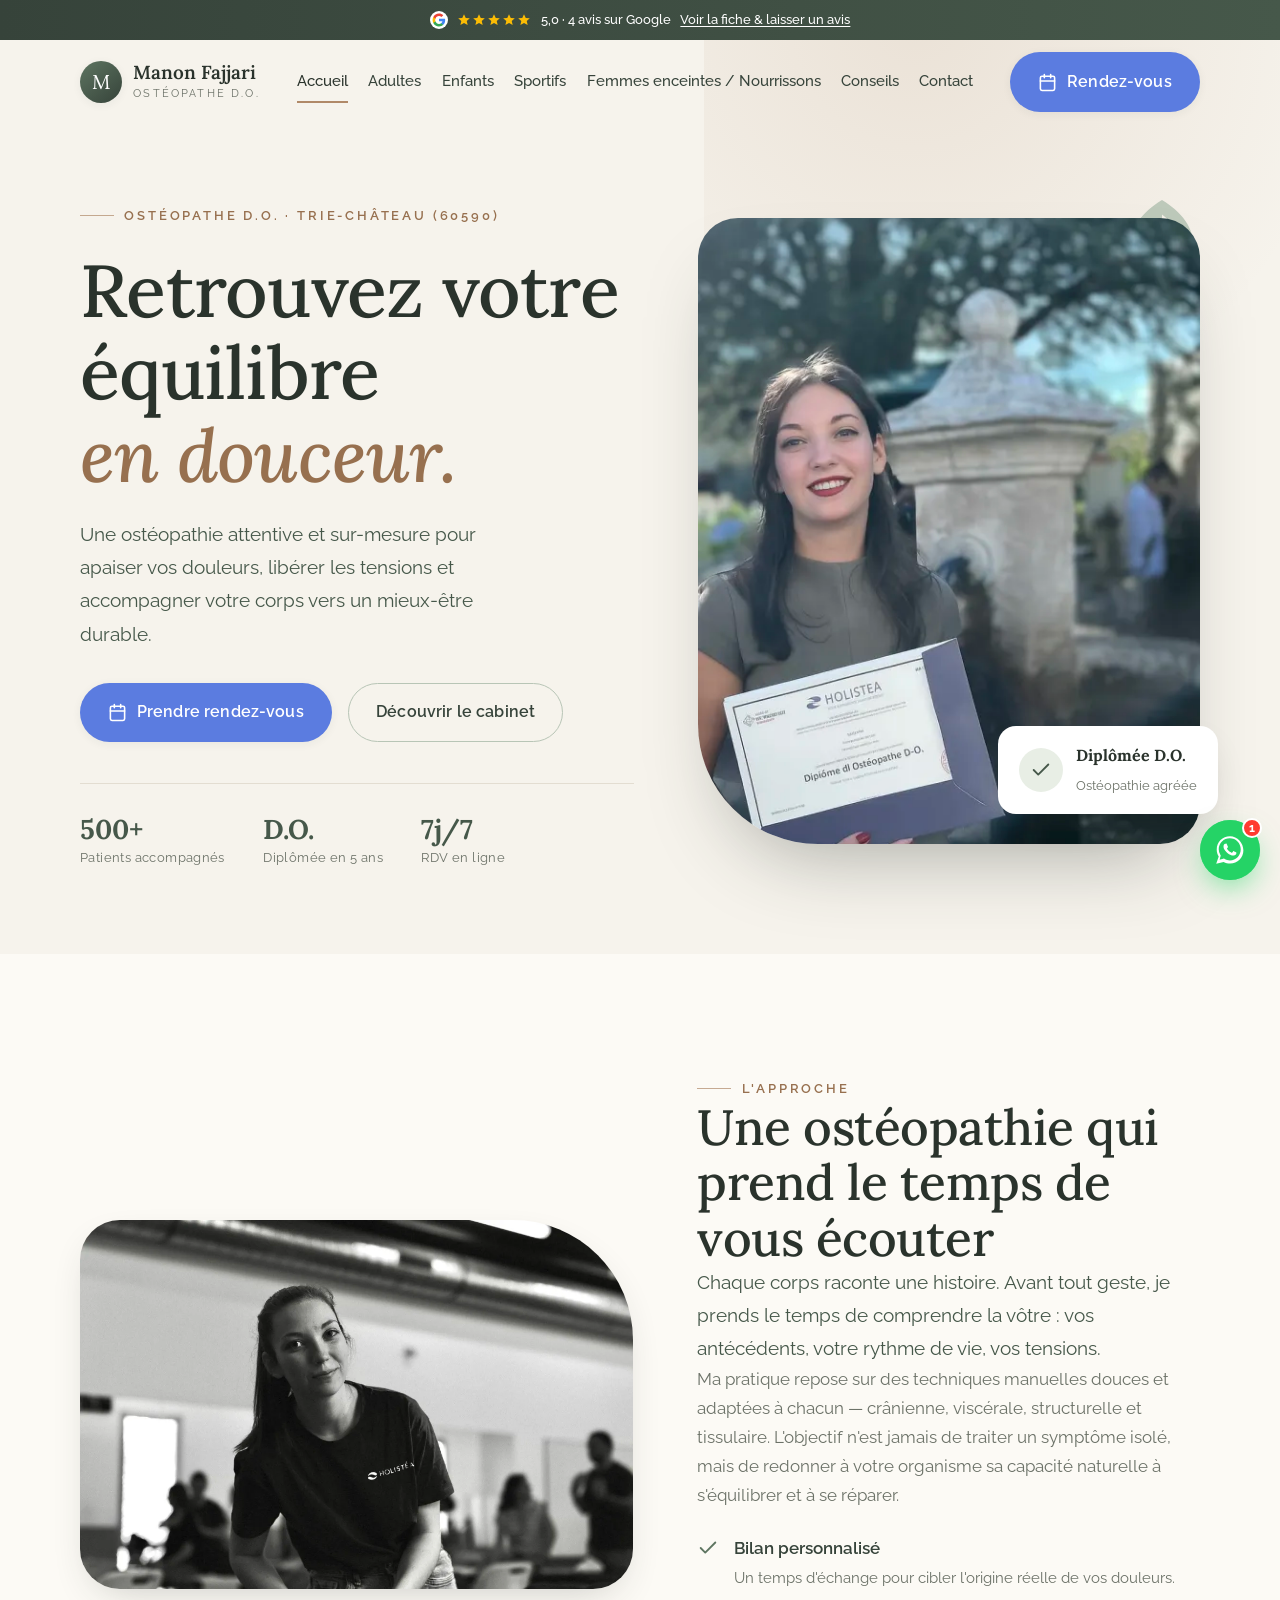
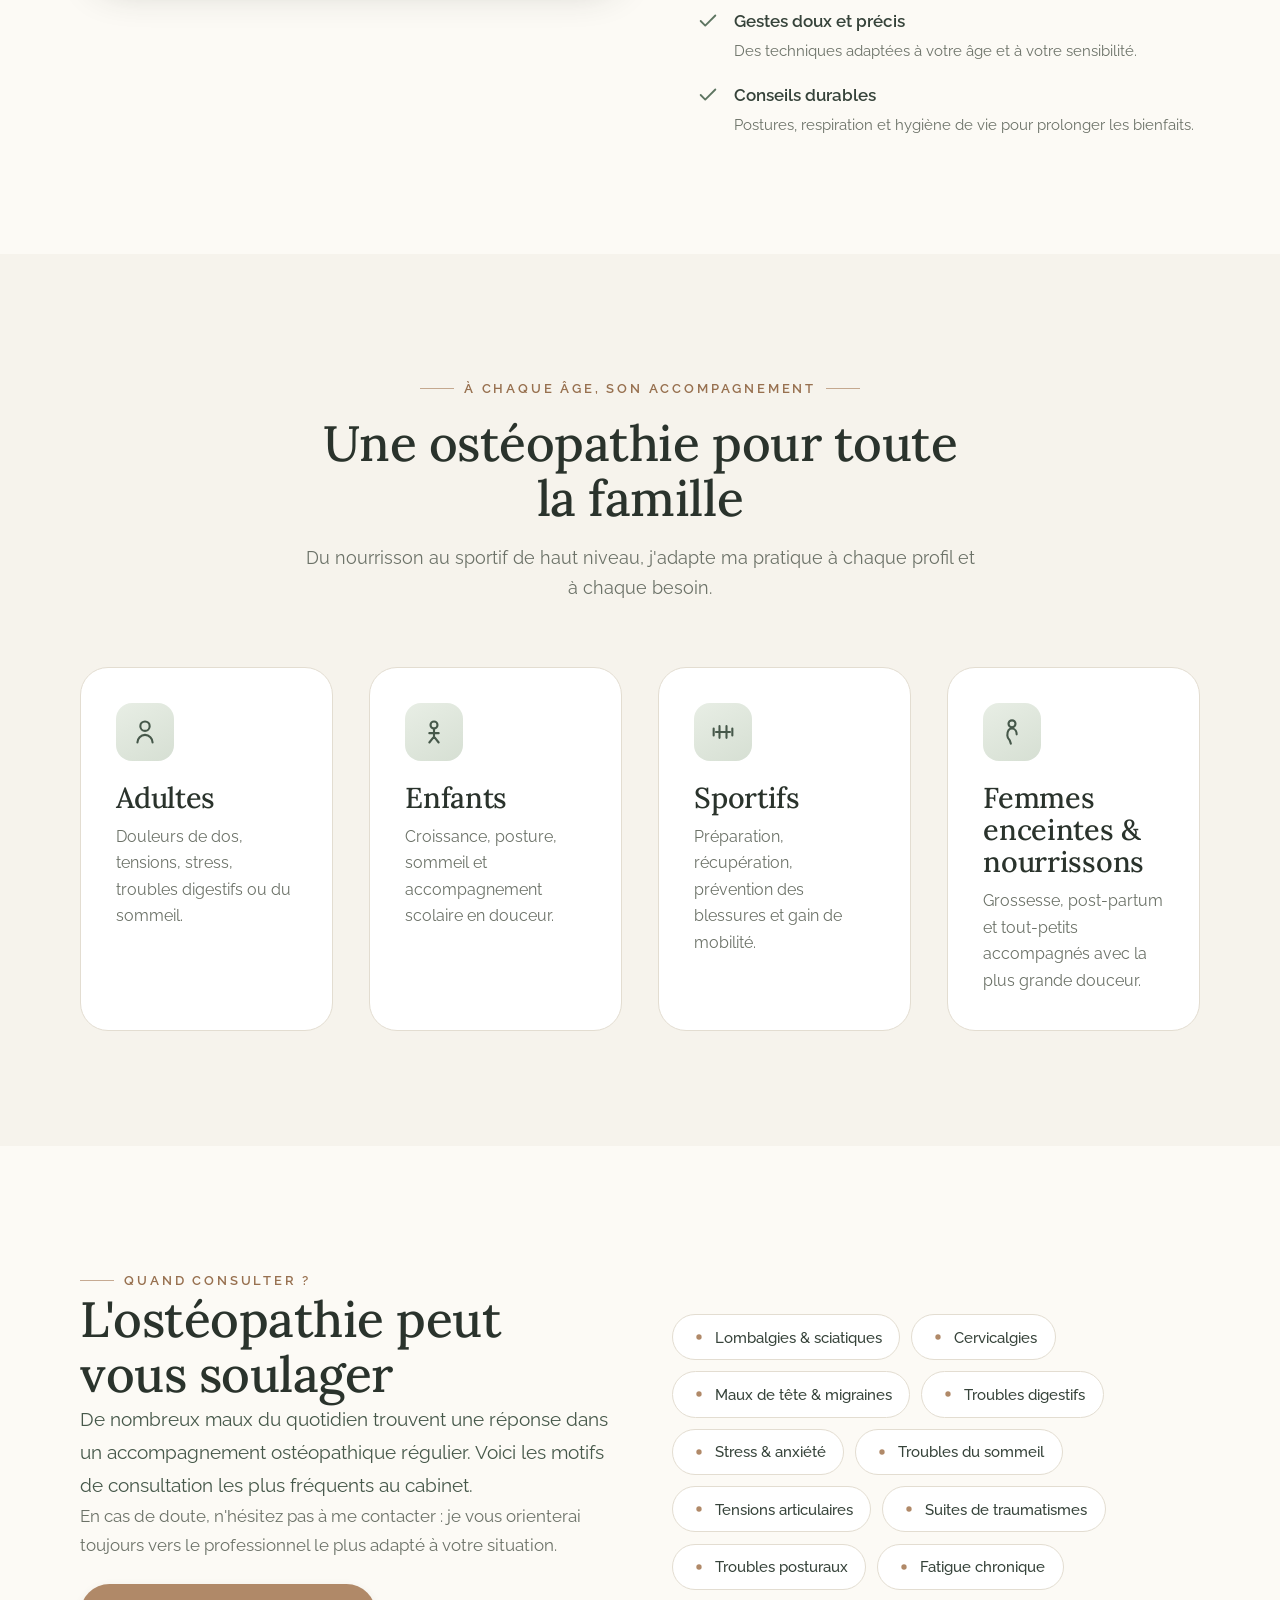
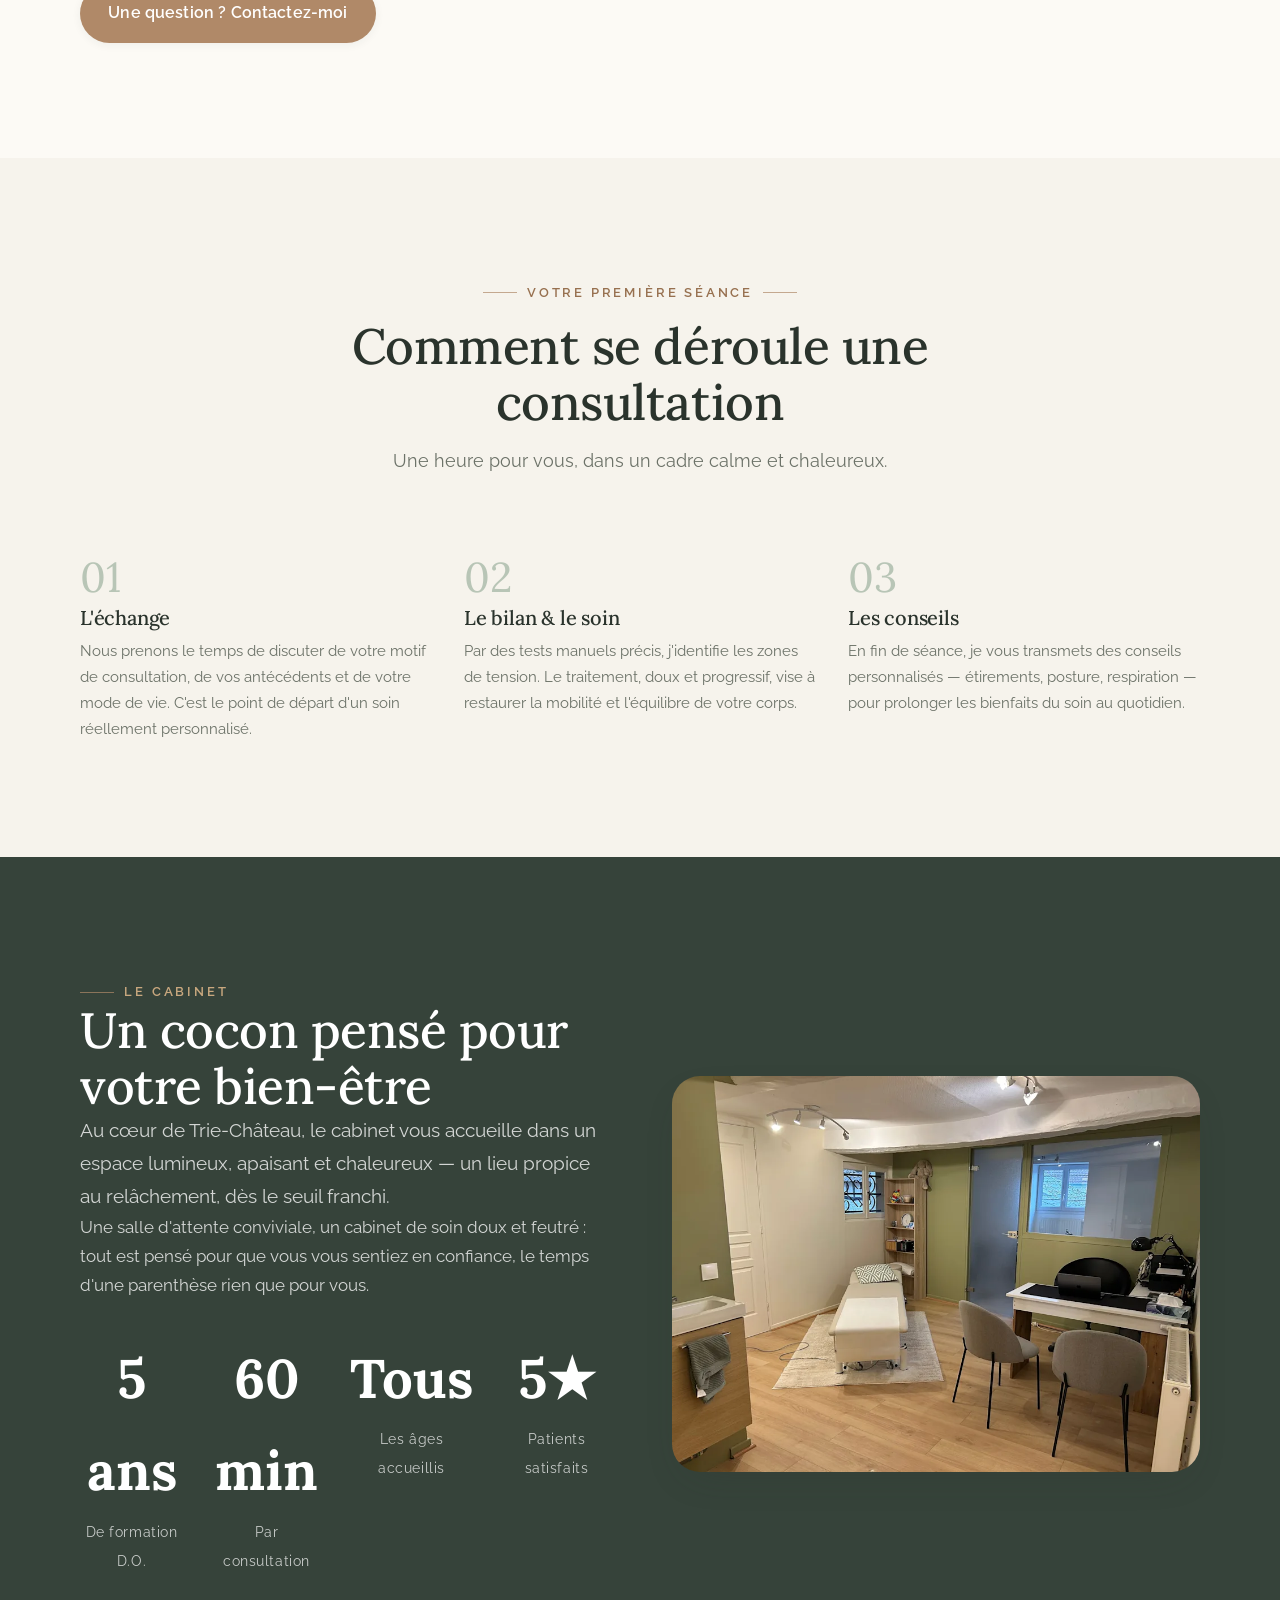
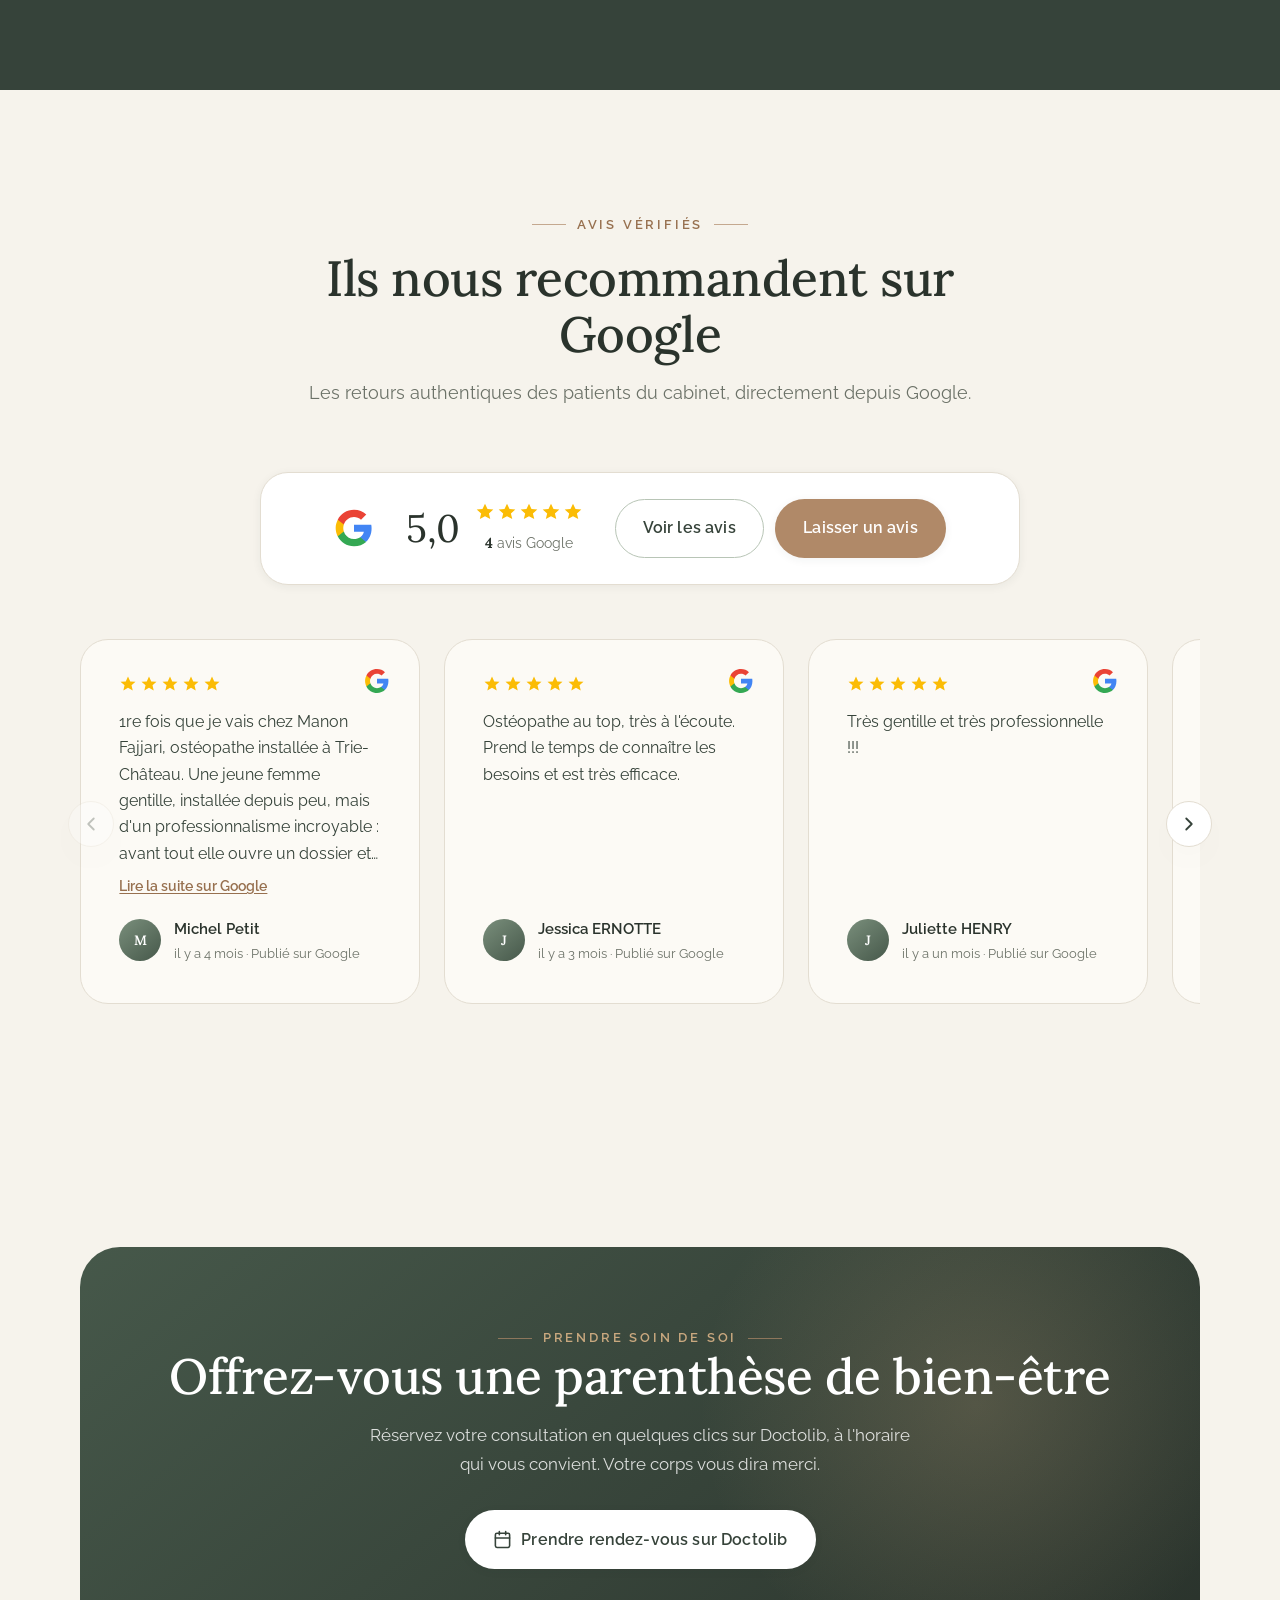
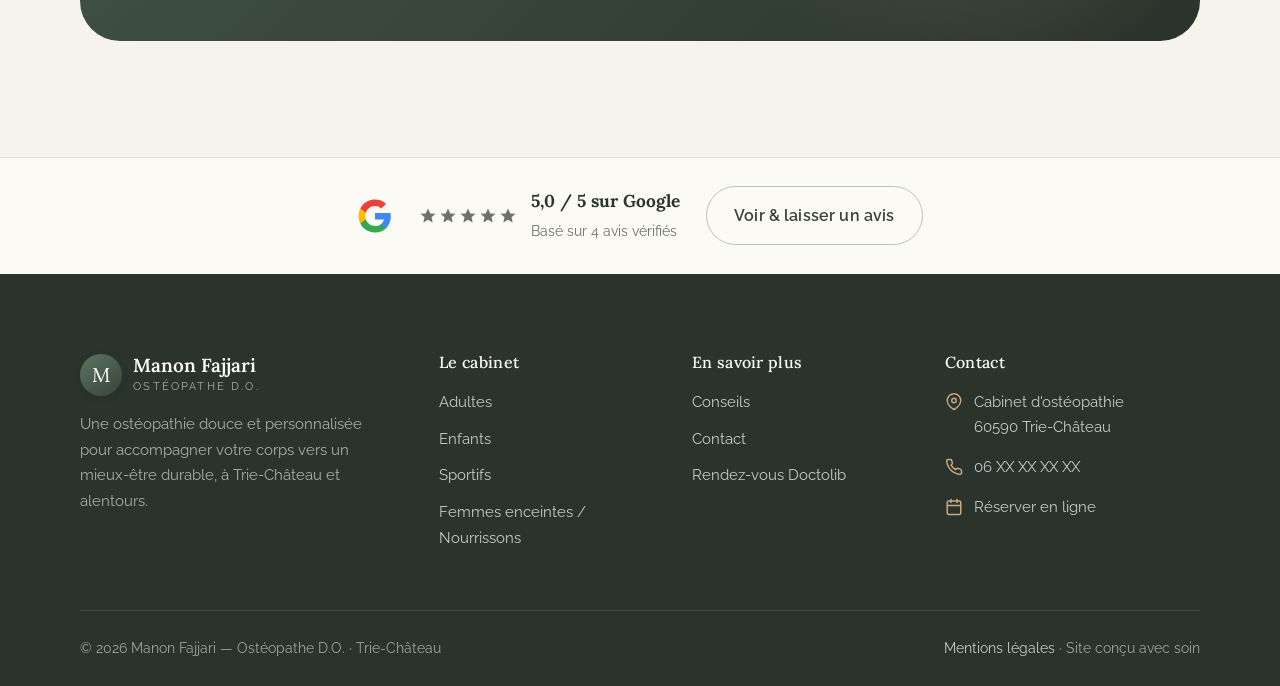
<file: index.html>
<!DOCTYPE html>
<html lang="fr">
<head>
  <meta charset="UTF-8" />
  <meta name="viewport" content="width=device-width, initial-scale=1" />
  <title>Manon Fajjari — Ostéopathe D.O. à Trie-Château (60590) | Prise de RDV</title>
  <meta name="description" content="Manon Fajjari, ostéopathe D.O. diplômée à Trie-Château (60590). Accompagnement ostéopathique doux et personnalisé : adultes, enfants, sportifs, femmes enceintes et nourrissons. Prenez rendez-vous en ligne sur Doctolib." />
  <meta name="keywords" content="ostéopathe Trie-Château, ostéopathie 60590, Manon Fajjari, ostéopathe Oise, rendez-vous ostéopathe Doctolib" />
  <meta name="author" content="Manon Fajjari" />
  <meta name="robots" content="index, follow" />
  <link rel="canonical" href="https://www.osteopathe-fajjari.fr/" />

  <!-- Open Graph -->
  <meta property="og:type" content="website" />
  <meta property="og:locale" content="fr_FR" />
  <meta property="og:title" content="Manon Fajjari — Ostéopathe D.O. à Trie-Château" />
  <meta property="og:description" content="Une ostéopathie douce et sur-mesure pour retrouver votre équilibre. Cabinet à Trie-Château (60590). Rendez-vous en ligne." />
  <meta property="og:image" content="https://www.osteopathe-fajjari.fr/assets/img/manon-fajjari-osteopathe-portrait.webp" />
  <meta property="og:url" content="https://www.osteopathe-fajjari.fr/" />

  <link rel="preconnect" href="https://fonts.googleapis.com" />
  <link rel="preconnect" href="https://fonts.gstatic.com" crossorigin />
  <link href="https://fonts.googleapis.com/css2?family=Lora:ital,wght@0,400;0,500;0,600;1,400;1,500&family=Raleway:wght@300;400;500;600;700&display=swap" rel="stylesheet" />
  <link rel="stylesheet" href="assets/css/style.css" />

  <!-- Données structurées : cabinet d'ostéopathie -->
  <script type="application/ld+json">
  {
    "@context": "https://schema.org",
    "@type": "MedicalBusiness",
    "additionalType": "https://schema.org/Physician",
    "name": "Manon Fajjari — Ostéopathe D.O.",
    "description": "Cabinet d'ostéopathie à Trie-Château. Ostéopathie douce et personnalisée pour adultes, enfants, sportifs, femmes enceintes et nourrissons.",
    "medicalSpecialty": "Osteopathic",
    "image": "https://www.osteopathe-fajjari.fr/assets/img/manon-fajjari-osteopathe-portrait.webp",
    "url": "https://www.osteopathe-fajjari.fr/",
    "address": {
      "@type": "PostalAddress",
      "addressLocality": "Trie-Château",
      "postalCode": "60590",
      "addressRegion": "Hauts-de-France",
      "addressCountry": "FR"
    },
    "areaServed": ["Trie-Château", "Gisors", "Chaumont-en-Vexin", "Trie-la-Ville", "Éragny-sur-Epte"],
    "priceRange": "€€",
    "potentialAction": {
      "@type": "ReserveAction",
      "target": "https://www.doctolib.fr/osteopathe/trie-chateau/manon-fajjari"
    }
  }
  </script>
</head>
<body>
  <a class="skip-link" href="#main">Aller au contenu principal</a>

  <!-- ============ HEADER ============ -->
  <header class="site-header">
    <div class="container nav">
      <a class="brand" href="index.html" aria-label="Manon Fajjari, ostéopathe — Accueil">
        <span class="brand-mark" aria-hidden="true">M</span>
        <span class="brand-text"><strong>Manon Fajjari</strong><span>Ostéopathe D.O.</span></span>
      </a>
      <nav class="nav-links" aria-label="Navigation principale">
        <a href="index.html" aria-current="page">Accueil</a>
        <a href="adultes.html">Adultes</a>
        <a href="enfants.html">Enfants</a>
        <a href="sportifs.html">Sportifs</a>
        <a href="femmes-enceintes-nourrissons.html">Femmes enceintes&nbsp;/ Nourrissons</a>
        <a href="conseils.html">Conseils</a>
        <a href="contact.html">Contact</a>
      </nav>
      <div class="nav-cta">
        <a class="btn btn--doctolib btn-desktop-hide" href="https://www.doctolib.fr/osteopathe/trie-chateau/manon-fajjari" target="_blank" rel="noopener">
          <svg viewBox="0 0 24 24" fill="none" stroke="currentColor" stroke-width="2" stroke-linecap="round" stroke-linejoin="round" aria-hidden="true"><rect x="3" y="4" width="18" height="18" rx="2"/><path d="M16 2v4M8 2v4M3 10h18"/></svg>
          Rendez-vous
        </a>
        <button class="nav-toggle" aria-label="Ouvrir le menu" aria-expanded="false" aria-controls="menu">
          <span></span><span></span><span></span>
        </button>
      </div>
    </div>
  </header>

  <main id="main">
    <!-- ============ HERO ============ -->
    <section class="hero">
      <div class="container">
        <div class="hero-grid">
          <div class="hero-text reveal">
            <span class="eyebrow">Ostéopathe D.O. · Trie-Château (60590)</span>
            <h1>Retrouvez votre équilibre <span class="serif-accent">en douceur.</span></h1>
            <p class="lead hero-desc">Une ostéopathie attentive et sur-mesure pour apaiser vos douleurs, libérer les tensions et accompagner votre corps vers un mieux-être durable.</p>
            <div class="hero-actions">
              <a class="btn btn--doctolib" href="https://www.doctolib.fr/osteopathe/trie-chateau/manon-fajjari" target="_blank" rel="noopener">
                <svg viewBox="0 0 24 24" fill="none" stroke="currentColor" stroke-width="2" stroke-linecap="round" stroke-linejoin="round" aria-hidden="true"><rect x="3" y="4" width="18" height="18" rx="2"/><path d="M16 2v4M8 2v4M3 10h18"/></svg>
                Prendre rendez-vous
              </a>
              <a class="btn btn--ghost" href="contact.html">Découvrir le cabinet</a>
            </div>
            <div class="hero-meta">
              <div><b>500+</b><span>Patients accompagnés</span></div>
              <div><b>D.O.</b><span>Diplômée en 5 ans</span></div>
              <div><b>7j/7</b><span>RDV en ligne</span></div>
            </div>
          </div>
          <div class="hero-figure reveal" data-delay="2">
            <svg class="hero-leaf" viewBox="0 0 24 24" fill="currentColor" aria-hidden="true"><path d="M12 2C7 5 4 9 4 14a8 8 0 0 0 16 0c0-5-3-9-8-12Zm0 3.6c3 2.2 5 5 5 8.4a5 5 0 0 1-5 5Z"/></svg>
            <img src="assets/img/manon-fajjari-osteopathe-diplome.webp" alt="Manon Fajjari, ostéopathe D.O. diplômée, devant son cabinet à Trie-Château" width="640" height="800" />
            <div class="hero-badge">
              <span class="ic" aria-hidden="true"><svg viewBox="0 0 24 24" fill="none" stroke="currentColor" stroke-width="2" stroke-linecap="round" stroke-linejoin="round"><path d="M20 6 9 17l-5-5"/></svg></span>
              <div><b>Diplômée D.O.</b><span>Ostéopathie agréée</span></div>
            </div>
          </div>
        </div>
      </div>
    </section>

    <!-- ============ APPROCHE ============ -->
    <section class="section bg-surface" id="approche">
      <div class="container">
        <div class="split wide-text">
          <div class="framed-img organic reveal">
            <img src="assets/img/manon-fajjari-osteopathe-portrait.webp" alt="Manon Fajjari en consultation, à l'écoute de ses patients" width="900" height="600" />
          </div>
          <div class="reveal" data-delay="2">
            <span class="eyebrow">L'approche</span>
            <h2>Une ostéopathie qui prend le temps de vous écouter</h2>
            <p class="lead">Chaque corps raconte une histoire. Avant tout geste, je prends le temps de comprendre la vôtre : vos antécédents, votre rythme de vie, vos tensions.</p>
            <p>Ma pratique repose sur des techniques manuelles douces et adaptées à chacun — crânienne, viscérale, structurelle et tissulaire. L'objectif n'est jamais de traiter un symptôme isolé, mais de redonner à votre organisme sa capacité naturelle à s'équilibrer et à se réparer.</p>
            <ul class="check-list mt-2">
              <li><svg viewBox="0 0 24 24" fill="none" stroke="currentColor" stroke-width="2" stroke-linecap="round" stroke-linejoin="round"><path d="M20 6 9 17l-5-5"/></svg><div><strong>Bilan personnalisé</strong><span>Un temps d'échange pour cibler l'origine réelle de vos douleurs.</span></div></li>
              <li><svg viewBox="0 0 24 24" fill="none" stroke="currentColor" stroke-width="2" stroke-linecap="round" stroke-linejoin="round"><path d="M20 6 9 17l-5-5"/></svg><div><strong>Gestes doux et précis</strong><span>Des techniques adaptées à votre âge et à votre sensibilité.</span></div></li>
              <li><svg viewBox="0 0 24 24" fill="none" stroke="currentColor" stroke-width="2" stroke-linecap="round" stroke-linejoin="round"><path d="M20 6 9 17l-5-5"/></svg><div><strong>Conseils durables</strong><span>Postures, respiration et hygiène de vie pour prolonger les bienfaits.</span></div></li>
            </ul>
          </div>
        </div>
      </div>
    </section>

    <!-- ============ POUR QUI ============ -->
    <section class="section" id="pour-qui">
      <div class="container">
        <div class="section-head center reveal">
          <span class="eyebrow center">À chaque âge, son accompagnement</span>
          <h2>Une ostéopathie pour toute la famille</h2>
          <p>Du nourrisson au sportif de haut niveau, j'adapte ma pratique à chaque profil et à chaque besoin.</p>
        </div>
        <div class="grid grid-4">
          <a class="card reveal" href="adultes.html">
            <span class="ic" aria-hidden="true"><svg viewBox="0 0 24 24" fill="none" stroke="currentColor" stroke-width="1.8" stroke-linecap="round" stroke-linejoin="round"><circle cx="12" cy="7" r="4"/><path d="M5.5 21a6.5 6.5 0 0 1 13 0"/></svg></span>
            <h3>Adultes</h3>
            <p>Douleurs de dos, tensions, stress, troubles digestifs ou du sommeil.</p>
          </a>
          <a class="card reveal" data-delay="1" href="enfants.html">
            <span class="ic" aria-hidden="true"><svg viewBox="0 0 24 24" fill="none" stroke="currentColor" stroke-width="1.8" stroke-linecap="round" stroke-linejoin="round"><circle cx="12" cy="6" r="3"/><path d="M12 9v7M8 21l4-5 4 5M8 13h8"/></svg></span>
            <h3>Enfants</h3>
            <p>Croissance, posture, sommeil et accompagnement scolaire en douceur.</p>
          </a>
          <a class="card reveal" data-delay="2" href="sportifs.html">
            <span class="ic" aria-hidden="true"><svg viewBox="0 0 24 24" fill="none" stroke="currentColor" stroke-width="1.8" stroke-linecap="round" stroke-linejoin="round"><path d="M6 12h12M4 9v6M20 9v6M9 7v10M15 7v10"/></svg></span>
            <h3>Sportifs</h3>
            <p>Préparation, récupération, prévention des blessures et gain de mobilité.</p>
          </a>
          <a class="card reveal" data-delay="3" href="femmes-enceintes-nourrissons.html">
            <span class="ic" aria-hidden="true"><svg viewBox="0 0 24 24" fill="none" stroke="currentColor" stroke-width="1.8" stroke-linecap="round" stroke-linejoin="round"><path d="M12 2a3 3 0 1 0 0 6 3 3 0 0 0 0-6Z"/><path d="M12 9c-3 0-4 3-4 6 0 2 1 3 2 4l1 3M12 9c3 0 4 3 4 5"/></svg></span>
            <h3>Femmes enceintes &amp; nourrissons</h3>
            <p>Grossesse, post-partum et tout-petits accompagnés avec la plus grande douceur.</p>
          </a>
        </div>
      </div>
    </section>

    <!-- ============ MOTIFS ============ -->
    <section class="section bg-surface" id="motifs">
      <div class="container">
        <div class="split">
          <div class="reveal">
            <span class="eyebrow">Quand consulter ?</span>
            <h2>L'ostéopathie peut vous soulager</h2>
            <p class="lead">De nombreux maux du quotidien trouvent une réponse dans un accompagnement ostéopathique régulier. Voici les motifs de consultation les plus fréquents au cabinet.</p>
            <p>En cas de doute, n'hésitez pas à me contacter : je vous orienterai toujours vers le professionnel le plus adapté à votre situation.</p>
            <a class="btn btn--accent mt-2" href="contact.html">Une question ? Contactez-moi</a>
          </div>
          <div class="reveal" data-delay="2">
            <ul class="pill-list">
              <li class="pill"><svg viewBox="0 0 24 24" fill="currentColor"><circle cx="12" cy="12" r="4"/></svg> Lombalgies &amp; sciatiques</li>
              <li class="pill"><svg viewBox="0 0 24 24" fill="currentColor"><circle cx="12" cy="12" r="4"/></svg> Cervicalgies</li>
              <li class="pill"><svg viewBox="0 0 24 24" fill="currentColor"><circle cx="12" cy="12" r="4"/></svg> Maux de tête &amp; migraines</li>
              <li class="pill"><svg viewBox="0 0 24 24" fill="currentColor"><circle cx="12" cy="12" r="4"/></svg> Troubles digestifs</li>
              <li class="pill"><svg viewBox="0 0 24 24" fill="currentColor"><circle cx="12" cy="12" r="4"/></svg> Stress &amp; anxiété</li>
              <li class="pill"><svg viewBox="0 0 24 24" fill="currentColor"><circle cx="12" cy="12" r="4"/></svg> Troubles du sommeil</li>
              <li class="pill"><svg viewBox="0 0 24 24" fill="currentColor"><circle cx="12" cy="12" r="4"/></svg> Tensions articulaires</li>
              <li class="pill"><svg viewBox="0 0 24 24" fill="currentColor"><circle cx="12" cy="12" r="4"/></svg> Suites de traumatismes</li>
              <li class="pill"><svg viewBox="0 0 24 24" fill="currentColor"><circle cx="12" cy="12" r="4"/></svg> Troubles posturaux</li>
              <li class="pill"><svg viewBox="0 0 24 24" fill="currentColor"><circle cx="12" cy="12" r="4"/></svg> Fatigue chronique</li>
            </ul>
          </div>
        </div>
      </div>
    </section>

    <!-- ============ DÉROULÉ SÉANCE ============ -->
    <section class="section" id="seance">
      <div class="container">
        <div class="section-head center reveal">
          <span class="eyebrow center">Votre première séance</span>
          <h2>Comment se déroule une consultation</h2>
          <p>Une heure pour vous, dans un cadre calme et chaleureux.</p>
        </div>
        <div class="steps">
          <div class="step reveal">
            <div class="step-num">01</div>
            <h3>L'échange</h3>
            <p>Nous prenons le temps de discuter de votre motif de consultation, de vos antécédents et de votre mode de vie. C'est le point de départ d'un soin réellement personnalisé.</p>
          </div>
          <div class="step reveal" data-delay="1">
            <div class="step-num">02</div>
            <h3>Le bilan &amp; le soin</h3>
            <p>Par des tests manuels précis, j'identifie les zones de tension. Le traitement, doux et progressif, vise à restaurer la mobilité et l'équilibre de votre corps.</p>
          </div>
          <div class="step reveal" data-delay="2">
            <div class="step-num">03</div>
            <h3>Les conseils</h3>
            <p>En fin de séance, je vous transmets des conseils personnalisés — étirements, posture, respiration — pour prolonger les bienfaits du soin au quotidien.</p>
          </div>
        </div>
      </div>
    </section>

    <!-- ============ CABINET / STATS ============ -->
    <section class="section band" id="cabinet">
      <div class="container">
        <div class="split">
          <div class="reveal">
            <span class="eyebrow">Le cabinet</span>
            <h2>Un cocon pensé pour votre bien-être</h2>
            <p class="lead">Au cœur de Trie-Château, le cabinet vous accueille dans un espace lumineux, apaisant et chaleureux — un lieu propice au relâchement, dès le seuil franchi.</p>
            <p>Une salle d'attente conviviale, un cabinet de soin doux et feutré : tout est pensé pour que vous vous sentiez en confiance, le temps d'une parenthèse rien que pour vous.</p>
            <div class="stats mt-3">
              <div class="stat"><b>5 ans</b><span>De formation D.O.</span></div>
              <div class="stat"><b>60 min</b><span>Par consultation</span></div>
              <div class="stat"><b>Tous</b><span>Les âges accueillis</span></div>
              <div class="stat"><b>5★</b><span>Patients satisfaits</span></div>
            </div>
          </div>
          <div class="framed-img reveal" data-delay="2">
            <img src="assets/img/cabinet-osteopathie-trie-chateau.webp" alt="Le cabinet de soin d'ostéopathie de Manon Fajjari à Trie-Château" width="930" height="600" />
          </div>
        </div>
      </div>
    </section>

    <!-- ============ AVIS GOOGLE ============ -->
    <section class="section" id="avis">
      <div class="container">
        <div class="section-head center reveal">
          <span class="eyebrow center">Avis vérifiés</span>
          <h2>Ils nous recommandent sur Google</h2>
          <p>Les retours authentiques des patients du cabinet, directement depuis Google.</p>
        </div>
        <!-- En-tête de note Google (injecté par main.js) -->
        <div class="g-aggregate reveal" id="google-aggregate"></div>
        <!-- Cartes d'avis Google (injectées par main.js depuis CONFIG.googleReviews) -->
        <div class="grid grid-3" id="google-reviews"></div>
      </div>
    </section>

    <!-- ============ CTA ============ -->
    <section class="section cta-band">
      <div class="container">
        <div class="cta-inner reveal">
          <span class="eyebrow center">Prendre soin de soi</span>
          <h2>Offrez-vous une parenthèse de bien-être</h2>
          <p>Réservez votre consultation en quelques clics sur Doctolib, à l'horaire qui vous convient. Votre corps vous dira merci.</p>
          <div class="hero-actions">
            <a class="btn btn--light" href="https://www.doctolib.fr/osteopathe/trie-chateau/manon-fajjari" target="_blank" rel="noopener">
              <svg viewBox="0 0 24 24" fill="none" stroke="currentColor" stroke-width="2" stroke-linecap="round" stroke-linejoin="round" aria-hidden="true"><rect x="3" y="4" width="18" height="18" rx="2"/><path d="M16 2v4M8 2v4M3 10h18"/></svg>
              Prendre rendez-vous sur Doctolib
            </a>
          </div>
        </div>
      </div>
    </section>
  </main>

  <!-- ============ FOOTER ============ -->
  <footer class="site-footer">
    <div class="container">
      <div class="footer-grid">
        <div class="footer-brand">
          <a class="brand" href="index.html" aria-label="Accueil">
            <span class="brand-mark" aria-hidden="true">M</span>
            <span class="brand-text"><strong>Manon Fajjari</strong><span>Ostéopathe D.O.</span></span>
          </a>
          <p>Une ostéopathie douce et personnalisée pour accompagner votre corps vers un mieux-être durable, à Trie-Château et alentours.</p>
        </div>
        <div>
          <h4>Le cabinet</h4>
          <ul class="footer-links">
            <li><a href="adultes.html">Adultes</a></li>
            <li><a href="enfants.html">Enfants</a></li>
            <li><a href="sportifs.html">Sportifs</a></li>
            <li><a href="femmes-enceintes-nourrissons.html">Femmes enceintes / Nourrissons</a></li>
          </ul>
        </div>
        <div>
          <h4>En savoir plus</h4>
          <ul class="footer-links">
            <li><a href="conseils.html">Conseils</a></li>
            <li><a href="contact.html">Contact</a></li>
            <li><a href="https://www.doctolib.fr/osteopathe/trie-chateau/manon-fajjari" target="_blank" rel="noopener">Rendez-vous Doctolib</a></li>
          </ul>
        </div>
        <div>
          <h4>Contact</h4>
          <ul class="footer-contact">
            <li><svg viewBox="0 0 24 24" fill="none" stroke="currentColor" stroke-width="2" stroke-linecap="round" stroke-linejoin="round"><path d="M21 10c0 7-9 12-9 12s-9-5-9-12a9 9 0 0 1 18 0Z"/><circle cx="12" cy="10" r="3"/></svg><span>Cabinet d'ostéopathie<br/>60590 Trie-Château</span></li>
            <li><svg viewBox="0 0 24 24" fill="none" stroke="currentColor" stroke-width="2" stroke-linecap="round" stroke-linejoin="round"><path d="M22 16.9v3a2 2 0 0 1-2.2 2 19.8 19.8 0 0 1-8.6-3 19.5 19.5 0 0 1-6-6 19.8 19.8 0 0 1-3-8.6A2 2 0 0 1 4.1 2h3a2 2 0 0 1 2 1.7c.1.9.3 1.8.6 2.6a2 2 0 0 1-.5 2.1L8.1 9.5a16 16 0 0 0 6 6l1.1-1.1a2 2 0 0 1 2.1-.5c.8.3 1.7.5 2.6.6a2 2 0 0 1 1.7 2Z"/></svg><a href="tel:+33000000000">06 XX XX XX XX</a></li>
            <li><svg viewBox="0 0 24 24" fill="none" stroke="currentColor" stroke-width="2" stroke-linecap="round" stroke-linejoin="round"><rect x="3" y="4" width="18" height="18" rx="2"/><path d="M16 2v4M8 2v4M3 10h18"/></svg><a href="https://www.doctolib.fr/osteopathe/trie-chateau/manon-fajjari" target="_blank" rel="noopener">Réserver en ligne</a></li>
          </ul>
        </div>
      </div>
      <div class="footer-bottom">
        <span>© <span data-year>2026</span> Manon Fajjari — Ostéopathe D.O. · Trie-Château</span>
        <span><a href="contact.html">Mentions légales</a> · Site conçu avec soin</span>
      </div>
    </div>
  </footer>

  <script src="assets/js/main.js"></script>
</body>
</html>
</file>
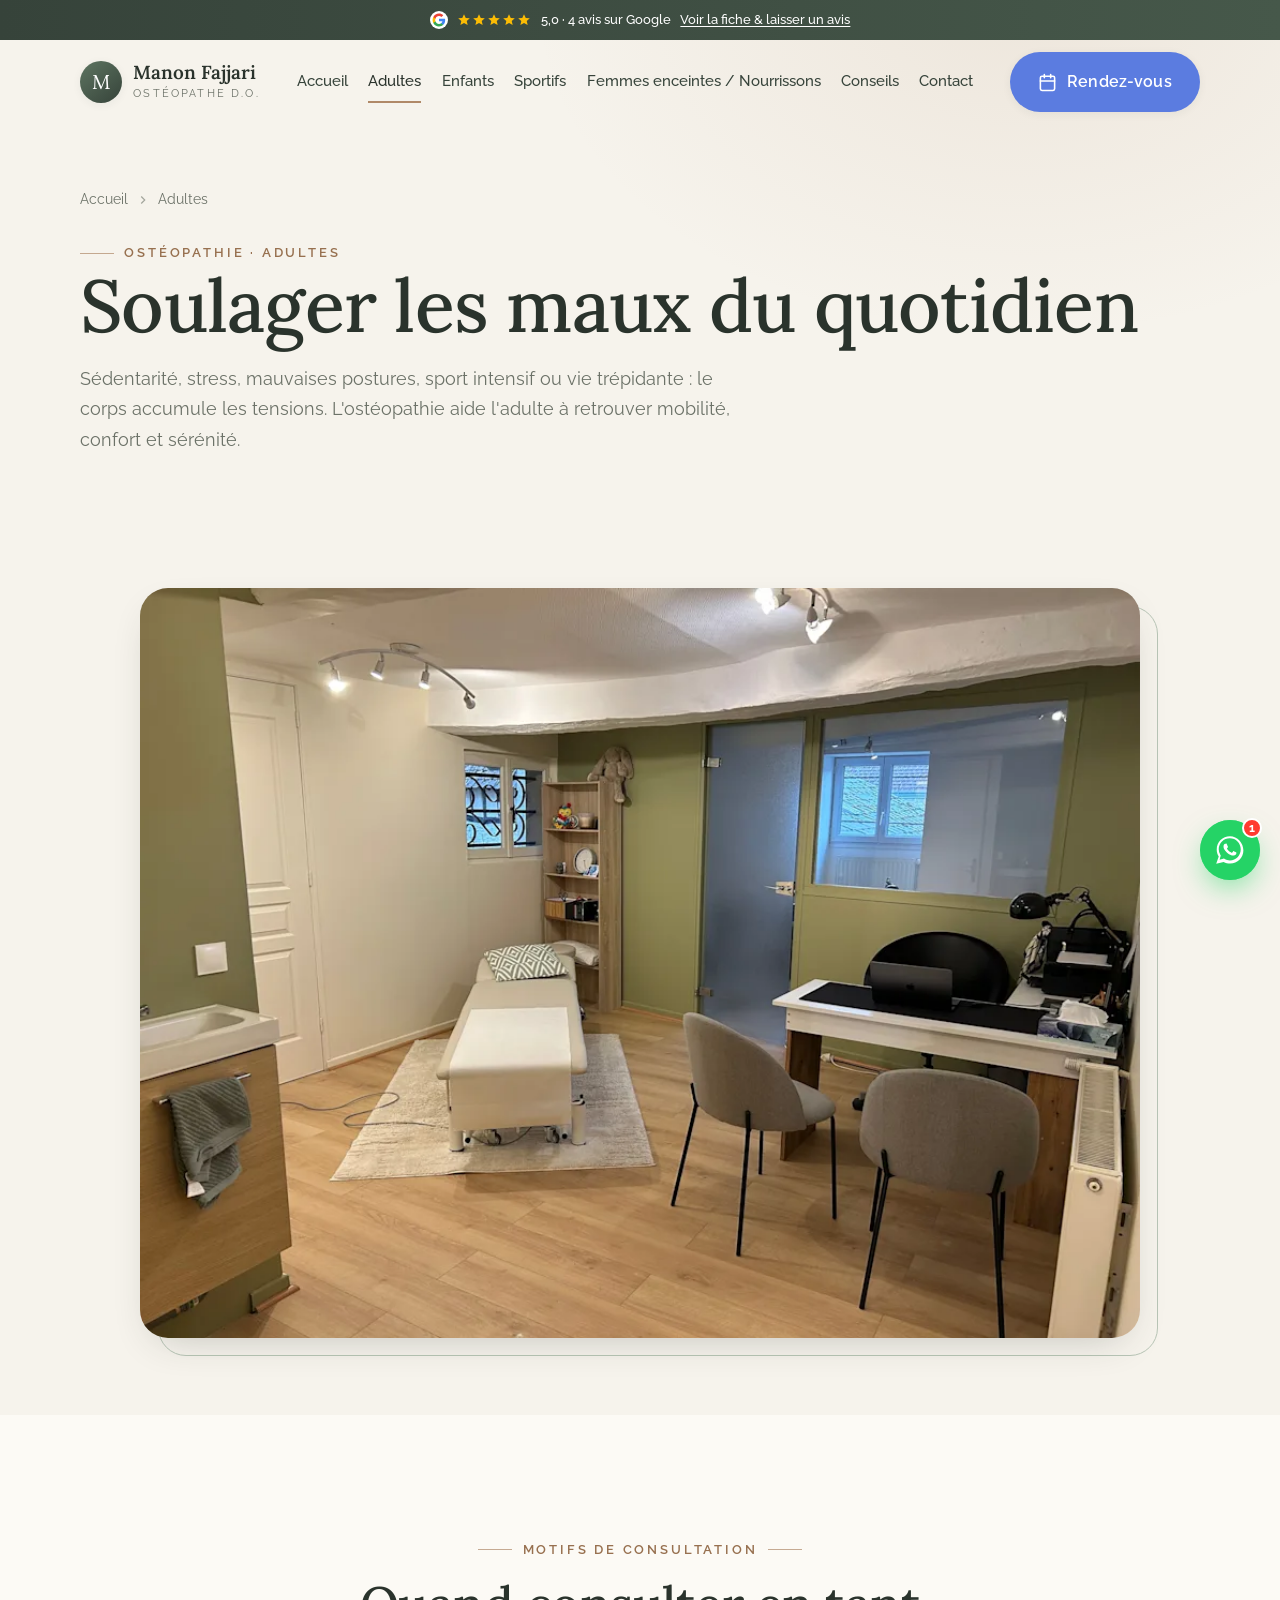
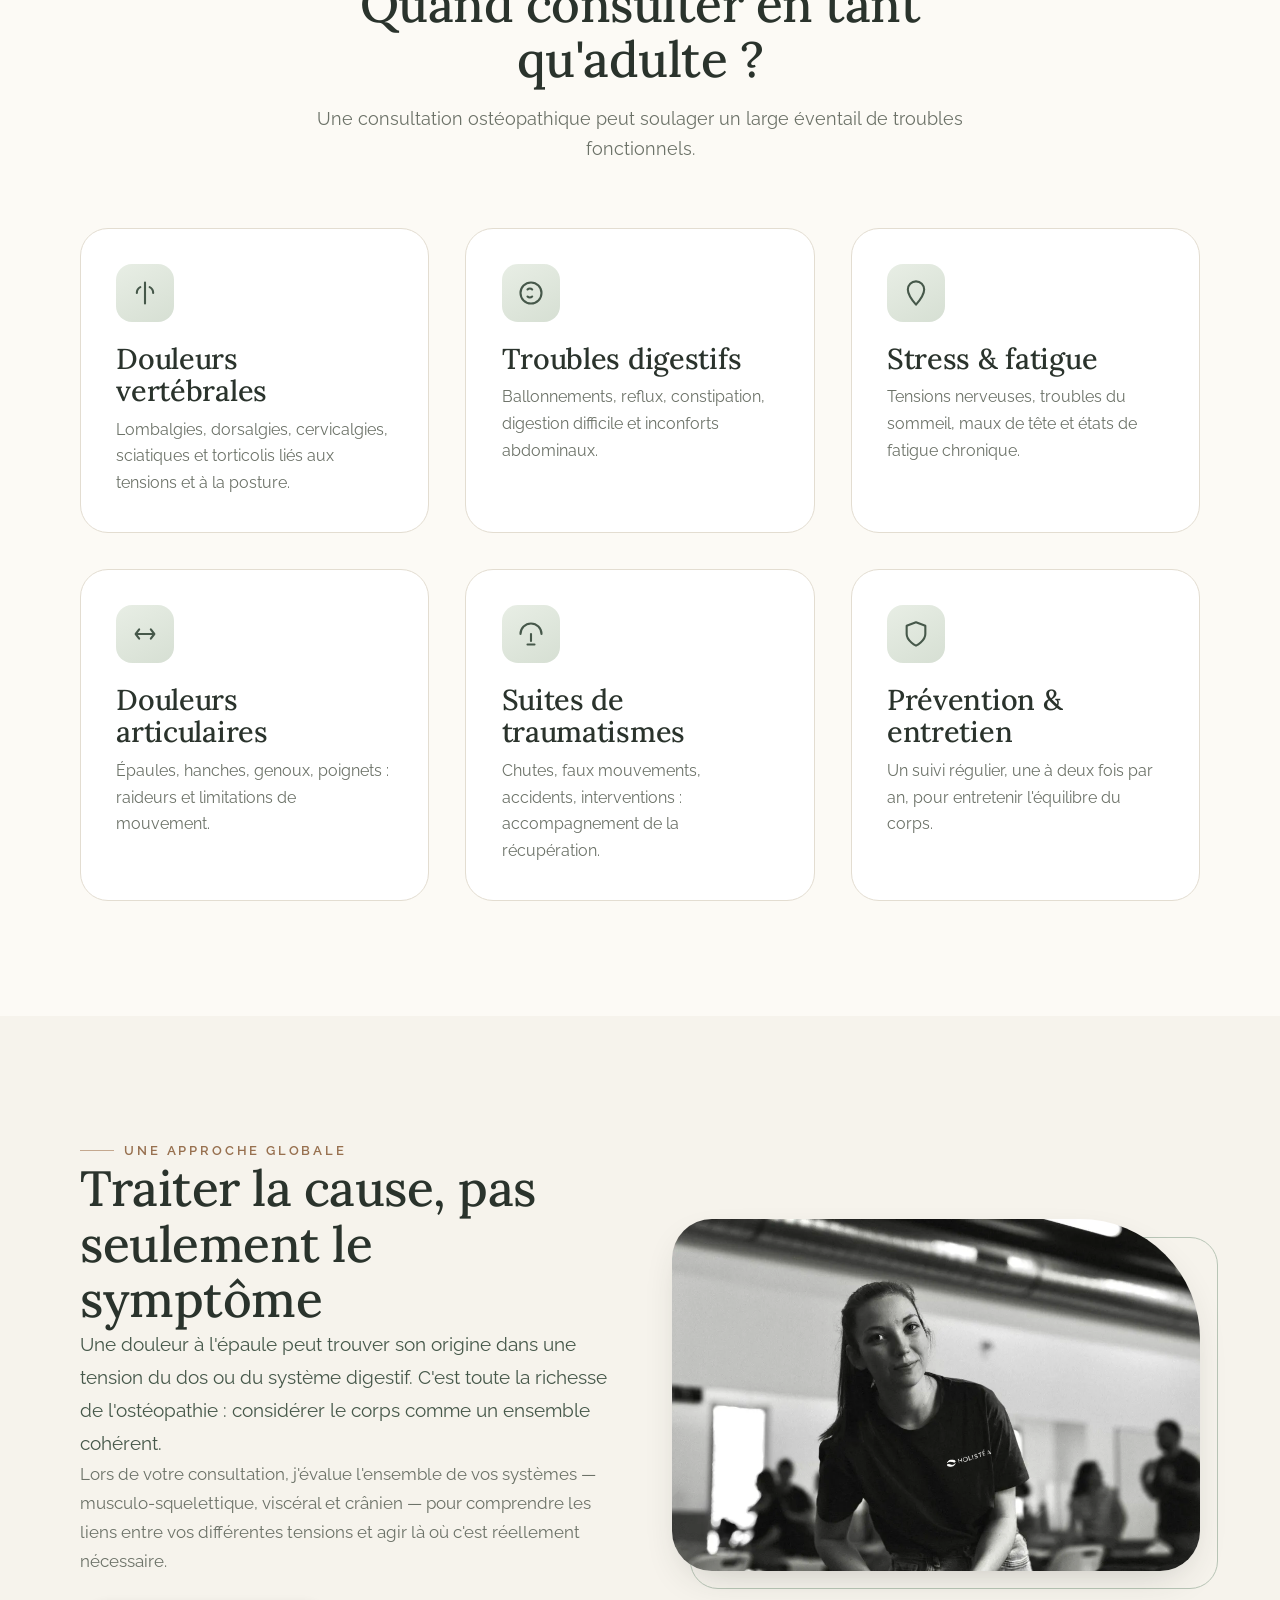
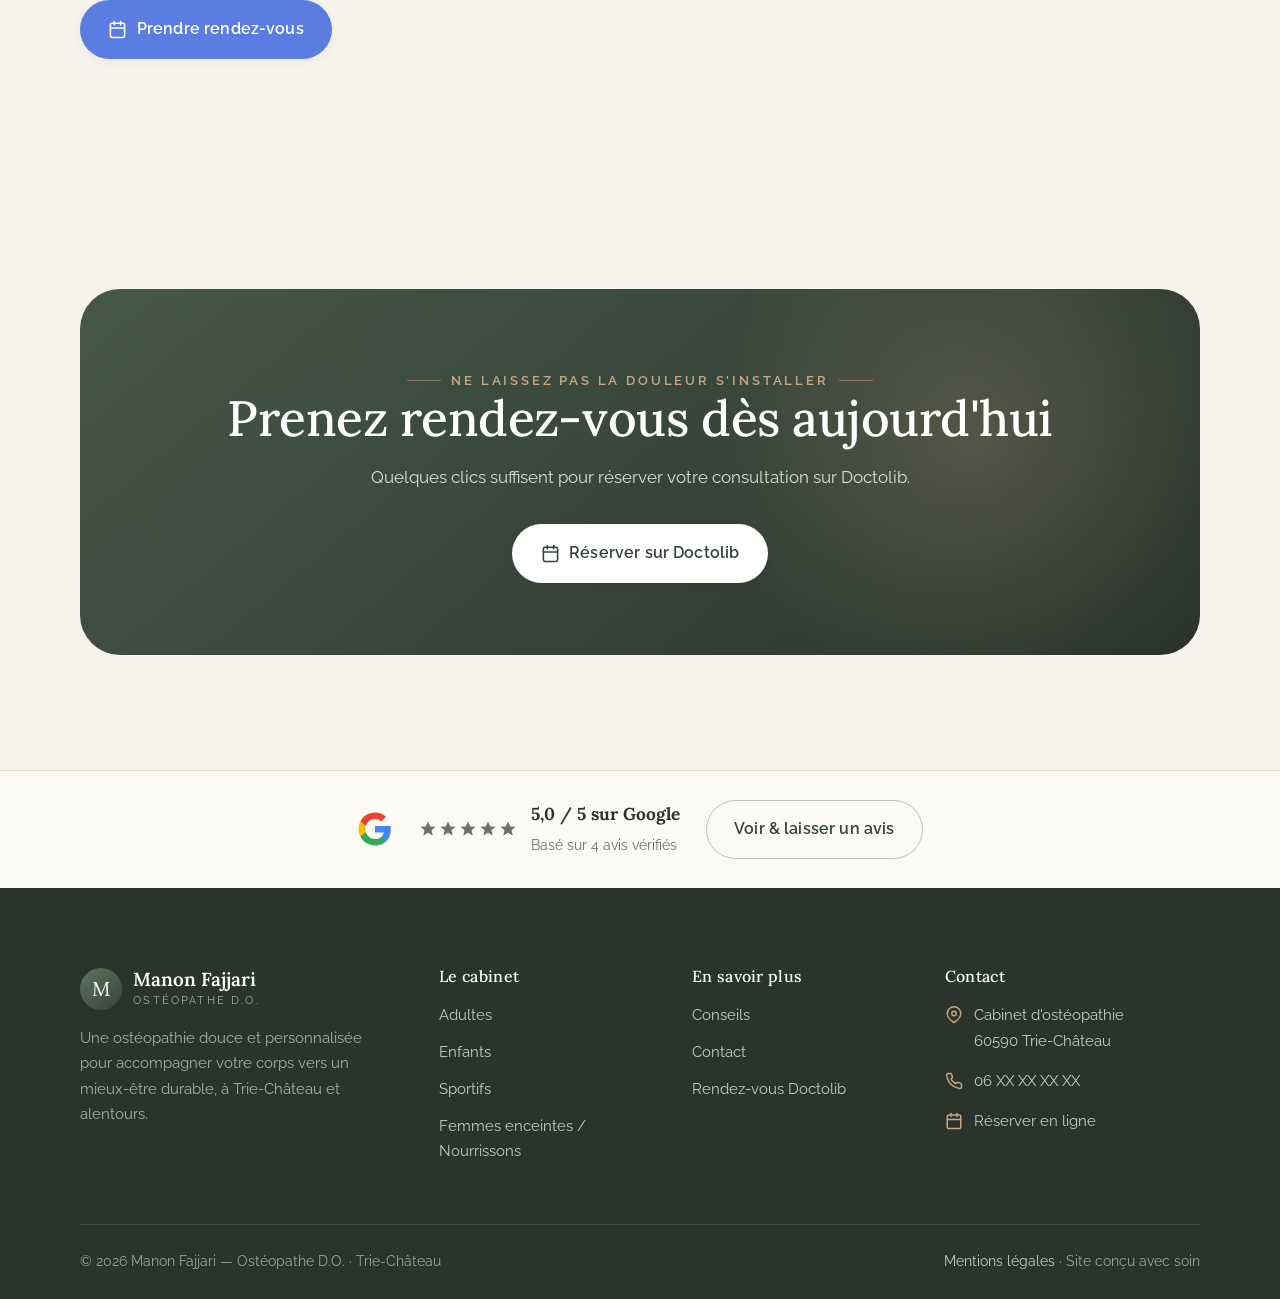
<file: adultes.html>
<!DOCTYPE html>
<html lang="fr">
<head>
  <meta charset="UTF-8" />
  <meta name="viewport" content="width=device-width, initial-scale=1" />
  <title>Ostéopathie pour les adultes à Trie-Château | Manon Fajjari, Ostéopathe D.O.</title>
  <meta name="description" content="Ostéopathe pour adultes à Trie-Château (60590). Soulagez douleurs de dos, cervicalgies, troubles digestifs, stress et tensions grâce à une ostéopathie douce et personnalisée. RDV en ligne." />
  <meta name="keywords" content="ostéopathe adulte Trie-Château, mal de dos ostéopathie, lombalgie, cervicalgie, stress, troubles digestifs 60590" />
  <meta name="robots" content="index, follow" />
  <link rel="canonical" href="https://www.osteopathe-fajjari.fr/adultes.html" />
  <meta property="og:type" content="article" />
  <meta property="og:locale" content="fr_FR" />
  <meta property="og:title" content="Ostéopathie pour les adultes — Manon Fajjari" />
  <meta property="og:description" content="Soulagez vos douleurs du quotidien grâce à une ostéopathie douce et personnalisée à Trie-Château." />
  <meta property="og:image" content="https://www.osteopathe-fajjari.fr/assets/img/manon-fajjari-osteopathe-portrait.webp" />
  <link rel="preconnect" href="https://fonts.googleapis.com" />
  <link rel="preconnect" href="https://fonts.gstatic.com" crossorigin />
  <link href="https://fonts.googleapis.com/css2?family=Lora:ital,wght@0,400;0,500;0,600;1,400;1,500&family=Raleway:wght@300;400;500;600;700&display=swap" rel="stylesheet" />
  <link rel="stylesheet" href="assets/css/style.css" />
</head>
<body>
  <a class="skip-link" href="#main">Aller au contenu principal</a>
  <header class="site-header">
    <div class="container nav">
      <a class="brand" href="index.html" aria-label="Manon Fajjari, ostéopathe — Accueil">
        <span class="brand-mark" aria-hidden="true">M</span>
        <span class="brand-text"><strong>Manon Fajjari</strong><span>Ostéopathe D.O.</span></span>
      </a>
      <nav class="nav-links" aria-label="Navigation principale">
        <a href="index.html">Accueil</a>
        <a href="adultes.html" aria-current="page">Adultes</a>
        <a href="enfants.html">Enfants</a>
        <a href="sportifs.html">Sportifs</a>
        <a href="femmes-enceintes-nourrissons.html">Femmes enceintes&nbsp;/ Nourrissons</a>
        <a href="conseils.html">Conseils</a>
        <a href="contact.html">Contact</a>
      </nav>
      <div class="nav-cta">
        <a class="btn btn--doctolib btn-desktop-hide" href="https://www.doctolib.fr/osteopathe/trie-chateau/manon-fajjari" target="_blank" rel="noopener">
          <svg viewBox="0 0 24 24" fill="none" stroke="currentColor" stroke-width="2" stroke-linecap="round" stroke-linejoin="round" aria-hidden="true"><rect x="3" y="4" width="18" height="18" rx="2"/><path d="M16 2v4M8 2v4M3 10h18"/></svg>
          Rendez-vous
        </a>
        <button class="nav-toggle" aria-label="Ouvrir le menu" aria-expanded="false"><span></span><span></span><span></span></button>
      </div>
    </div>
  </header>

  <main id="main">
    <section class="page-hero">
      <div class="container">
        <nav class="breadcrumb reveal" aria-label="Fil d'Ariane">
          <a href="index.html">Accueil</a>
          <svg viewBox="0 0 24 24" fill="none" stroke="currentColor" stroke-width="2"><path d="m9 18 6-6-6-6"/></svg>
          <span>Adultes</span>
        </nav>
        <span class="eyebrow reveal">Ostéopathie · Adultes</span>
        <h1 class="reveal" data-delay="1">Soulager les maux du quotidien</h1>
        <p class="reveal" data-delay="2">Sédentarité, stress, mauvaises postures, sport intensif ou vie trépidante : le corps accumule les tensions. L'ostéopathie aide l'adulte à retrouver mobilité, confort et sérénité.</p>
      </div>
    </section>

    <section class="section--tight">
      <div class="container">
        <div class="framed-img reveal" style="max-width:1000px;margin-inline:auto;">
          <img src="assets/img/cabinet-osteopathie-trie-chateau.webp" alt="Cabinet d'ostéopathie pour adultes à Trie-Château" width="1000" height="640" />
        </div>
      </div>
    </section>

    <section class="section bg-surface">
      <div class="container">
        <div class="section-head center reveal">
          <span class="eyebrow center">Motifs de consultation</span>
          <h2>Quand consulter en tant qu'adulte ?</h2>
          <p>Une consultation ostéopathique peut soulager un large éventail de troubles fonctionnels.</p>
        </div>
        <div class="grid grid-3">
          <div class="card reveal">
            <span class="ic" aria-hidden="true"><svg viewBox="0 0 24 24" fill="none" stroke="currentColor" stroke-width="1.8" stroke-linecap="round" stroke-linejoin="round"><path d="M12 3v18M8 7c-2 1-3 3-3 5M16 7c2 1 3 3 3 5"/></svg></span>
            <h3>Douleurs vertébrales</h3>
            <p>Lombalgies, dorsalgies, cervicalgies, sciatiques et torticolis liés aux tensions et à la posture.</p>
          </div>
          <div class="card reveal" data-delay="1">
            <span class="ic" aria-hidden="true"><svg viewBox="0 0 24 24" fill="none" stroke="currentColor" stroke-width="1.8" stroke-linecap="round" stroke-linejoin="round"><circle cx="12" cy="12" r="9"/><path d="M9 9c1-1 3-1 4 0M9 15c1 1 3 1 4 0"/></svg></span>
            <h3>Troubles digestifs</h3>
            <p>Ballonnements, reflux, constipation, digestion difficile et inconforts abdominaux.</p>
          </div>
          <div class="card reveal" data-delay="2">
            <span class="ic" aria-hidden="true"><svg viewBox="0 0 24 24" fill="none" stroke="currentColor" stroke-width="1.8" stroke-linecap="round" stroke-linejoin="round"><path d="M12 2a7 7 0 0 0-7 7c0 5 7 13 7 13s7-8 7-13a7 7 0 0 0-7-7Z"/></svg></span>
            <h3>Stress &amp; fatigue</h3>
            <p>Tensions nerveuses, troubles du sommeil, maux de tête et états de fatigue chronique.</p>
          </div>
          <div class="card reveal">
            <span class="ic" aria-hidden="true"><svg viewBox="0 0 24 24" fill="none" stroke="currentColor" stroke-width="1.8" stroke-linecap="round" stroke-linejoin="round"><path d="M4 12h16M7 8l-3 4 3 4M17 8l3 4-3 4"/></svg></span>
            <h3>Douleurs articulaires</h3>
            <p>Épaules, hanches, genoux, poignets : raideurs et limitations de mouvement.</p>
          </div>
          <div class="card reveal" data-delay="1">
            <span class="ic" aria-hidden="true"><svg viewBox="0 0 24 24" fill="none" stroke="currentColor" stroke-width="1.8" stroke-linecap="round" stroke-linejoin="round"><path d="M3 12a9 9 0 0 1 18 0M12 12v6M9 21h6"/></svg></span>
            <h3>Suites de traumatismes</h3>
            <p>Chutes, faux mouvements, accidents, interventions : accompagnement de la récupération.</p>
          </div>
          <div class="card reveal" data-delay="2">
            <span class="ic" aria-hidden="true"><svg viewBox="0 0 24 24" fill="none" stroke="currentColor" stroke-width="1.8" stroke-linecap="round" stroke-linejoin="round"><path d="M12 22s8-4 8-10V5l-8-3-8 3v7c0 6 8 10 8 10Z"/></svg></span>
            <h3>Prévention &amp; entretien</h3>
            <p>Un suivi régulier, une à deux fois par an, pour entretenir l'équilibre du corps.</p>
          </div>
        </div>
      </div>
    </section>

    <section class="section">
      <div class="container">
        <div class="split">
          <div class="reveal">
            <span class="eyebrow">Une approche globale</span>
            <h2>Traiter la cause, pas seulement le symptôme</h2>
            <p class="lead">Une douleur à l'épaule peut trouver son origine dans une tension du dos ou du système digestif. C'est toute la richesse de l'ostéopathie : considérer le corps comme un ensemble cohérent.</p>
            <p>Lors de votre consultation, j'évalue l'ensemble de vos systèmes — musculo-squelettique, viscéral et crânien — pour comprendre les liens entre vos différentes tensions et agir là où c'est réellement nécessaire.</p>
            <a class="btn btn--doctolib mt-2" href="https://www.doctolib.fr/osteopathe/trie-chateau/manon-fajjari" target="_blank" rel="noopener">
              <svg viewBox="0 0 24 24" fill="none" stroke="currentColor" stroke-width="2" stroke-linecap="round" stroke-linejoin="round" aria-hidden="true"><rect x="3" y="4" width="18" height="18" rx="2"/><path d="M16 2v4M8 2v4M3 10h18"/></svg>
              Prendre rendez-vous
            </a>
          </div>
          <div class="framed-img organic reveal" data-delay="2">
            <img src="assets/img/manon-fajjari-osteopathe-portrait.webp" alt="Manon Fajjari, ostéopathe à l'écoute de ses patients adultes" width="900" height="600" />
          </div>
        </div>
      </div>
    </section>

    <section class="section cta-band">
      <div class="container">
        <div class="cta-inner reveal">
          <span class="eyebrow center">Ne laissez pas la douleur s'installer</span>
          <h2>Prenez rendez-vous dès aujourd'hui</h2>
          <p>Quelques clics suffisent pour réserver votre consultation sur Doctolib.</p>
          <div class="hero-actions">
            <a class="btn btn--light" href="https://www.doctolib.fr/osteopathe/trie-chateau/manon-fajjari" target="_blank" rel="noopener">
              <svg viewBox="0 0 24 24" fill="none" stroke="currentColor" stroke-width="2" stroke-linecap="round" stroke-linejoin="round" aria-hidden="true"><rect x="3" y="4" width="18" height="18" rx="2"/><path d="M16 2v4M8 2v4M3 10h18"/></svg>
              Réserver sur Doctolib
            </a>
          </div>
        </div>
      </div>
    </section>
  </main>

  <footer class="site-footer">
    <div class="container">
      <div class="footer-grid">
        <div class="footer-brand">
          <a class="brand" href="index.html" aria-label="Accueil">
            <span class="brand-mark" aria-hidden="true">M</span>
            <span class="brand-text"><strong>Manon Fajjari</strong><span>Ostéopathe D.O.</span></span>
          </a>
          <p>Une ostéopathie douce et personnalisée pour accompagner votre corps vers un mieux-être durable, à Trie-Château et alentours.</p>
        </div>
        <div><h4>Le cabinet</h4><ul class="footer-links">
          <li><a href="adultes.html">Adultes</a></li><li><a href="enfants.html">Enfants</a></li>
          <li><a href="sportifs.html">Sportifs</a></li><li><a href="femmes-enceintes-nourrissons.html">Femmes enceintes / Nourrissons</a></li>
        </ul></div>
        <div><h4>En savoir plus</h4><ul class="footer-links">
          <li><a href="conseils.html">Conseils</a></li><li><a href="contact.html">Contact</a></li>
          <li><a href="https://www.doctolib.fr/osteopathe/trie-chateau/manon-fajjari" target="_blank" rel="noopener">Rendez-vous Doctolib</a></li>
        </ul></div>
        <div><h4>Contact</h4><ul class="footer-contact">
          <li><svg viewBox="0 0 24 24" fill="none" stroke="currentColor" stroke-width="2" stroke-linecap="round" stroke-linejoin="round"><path d="M21 10c0 7-9 12-9 12s-9-5-9-12a9 9 0 0 1 18 0Z"/><circle cx="12" cy="10" r="3"/></svg><span>Cabinet d'ostéopathie<br/>60590 Trie-Château</span></li>
          <li><svg viewBox="0 0 24 24" fill="none" stroke="currentColor" stroke-width="2" stroke-linecap="round" stroke-linejoin="round"><path d="M22 16.9v3a2 2 0 0 1-2.2 2 19.8 19.8 0 0 1-8.6-3 19.5 19.5 0 0 1-6-6 19.8 19.8 0 0 1-3-8.6A2 2 0 0 1 4.1 2h3a2 2 0 0 1 2 1.7c.1.9.3 1.8.6 2.6a2 2 0 0 1-.5 2.1L8.1 9.5a16 16 0 0 0 6 6l1.1-1.1a2 2 0 0 1 2.1-.5c.8.3 1.7.5 2.6.6a2 2 0 0 1 1.7 2Z"/></svg><a href="tel:+33000000000">06 XX XX XX XX</a></li>
          <li><svg viewBox="0 0 24 24" fill="none" stroke="currentColor" stroke-width="2" stroke-linecap="round" stroke-linejoin="round"><rect x="3" y="4" width="18" height="18" rx="2"/><path d="M16 2v4M8 2v4M3 10h18"/></svg><a href="https://www.doctolib.fr/osteopathe/trie-chateau/manon-fajjari" target="_blank" rel="noopener">Réserver en ligne</a></li>
        </ul></div>
      </div>
      <div class="footer-bottom">
        <span>© <span data-year>2026</span> Manon Fajjari — Ostéopathe D.O. · Trie-Château</span>
        <span><a href="contact.html">Mentions légales</a> · Site conçu avec soin</span>
      </div>
    </div>
  </footer>
  <script src="assets/js/main.js"></script>
</body>
</html>
</file>
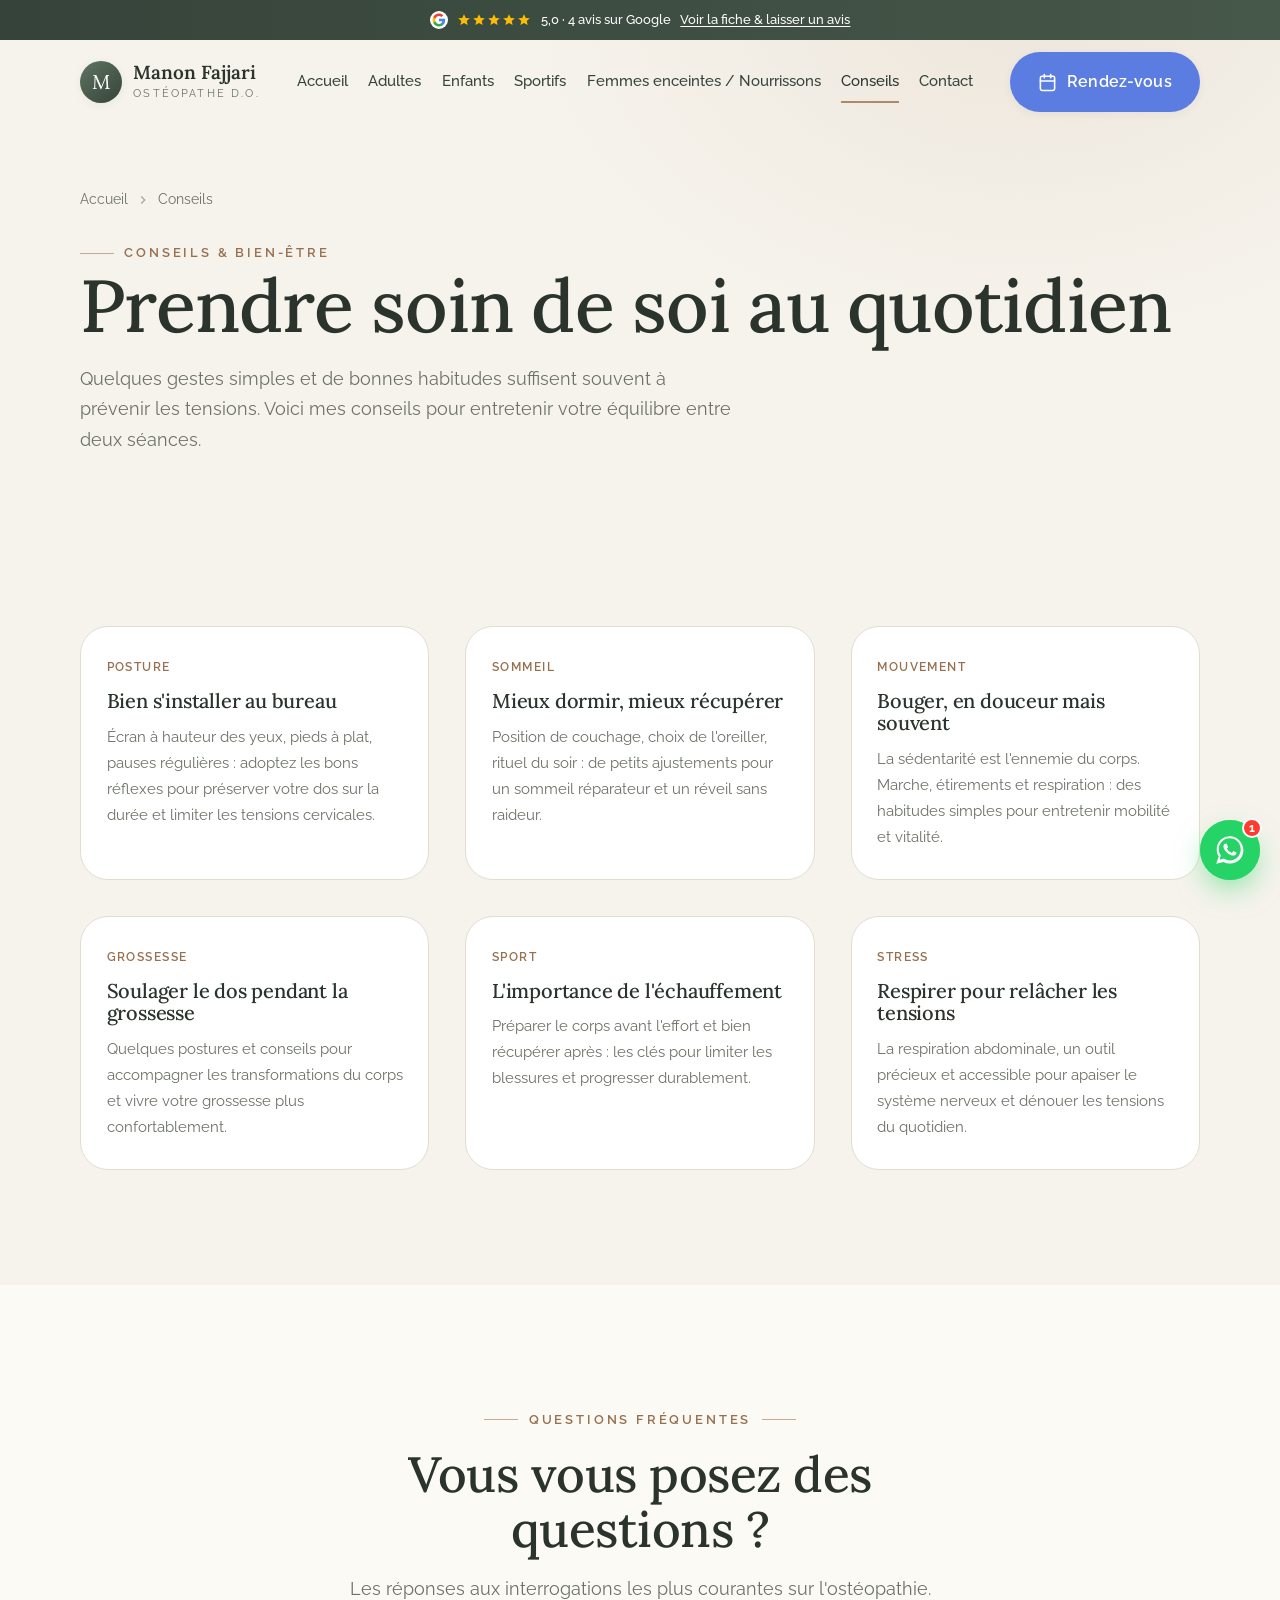
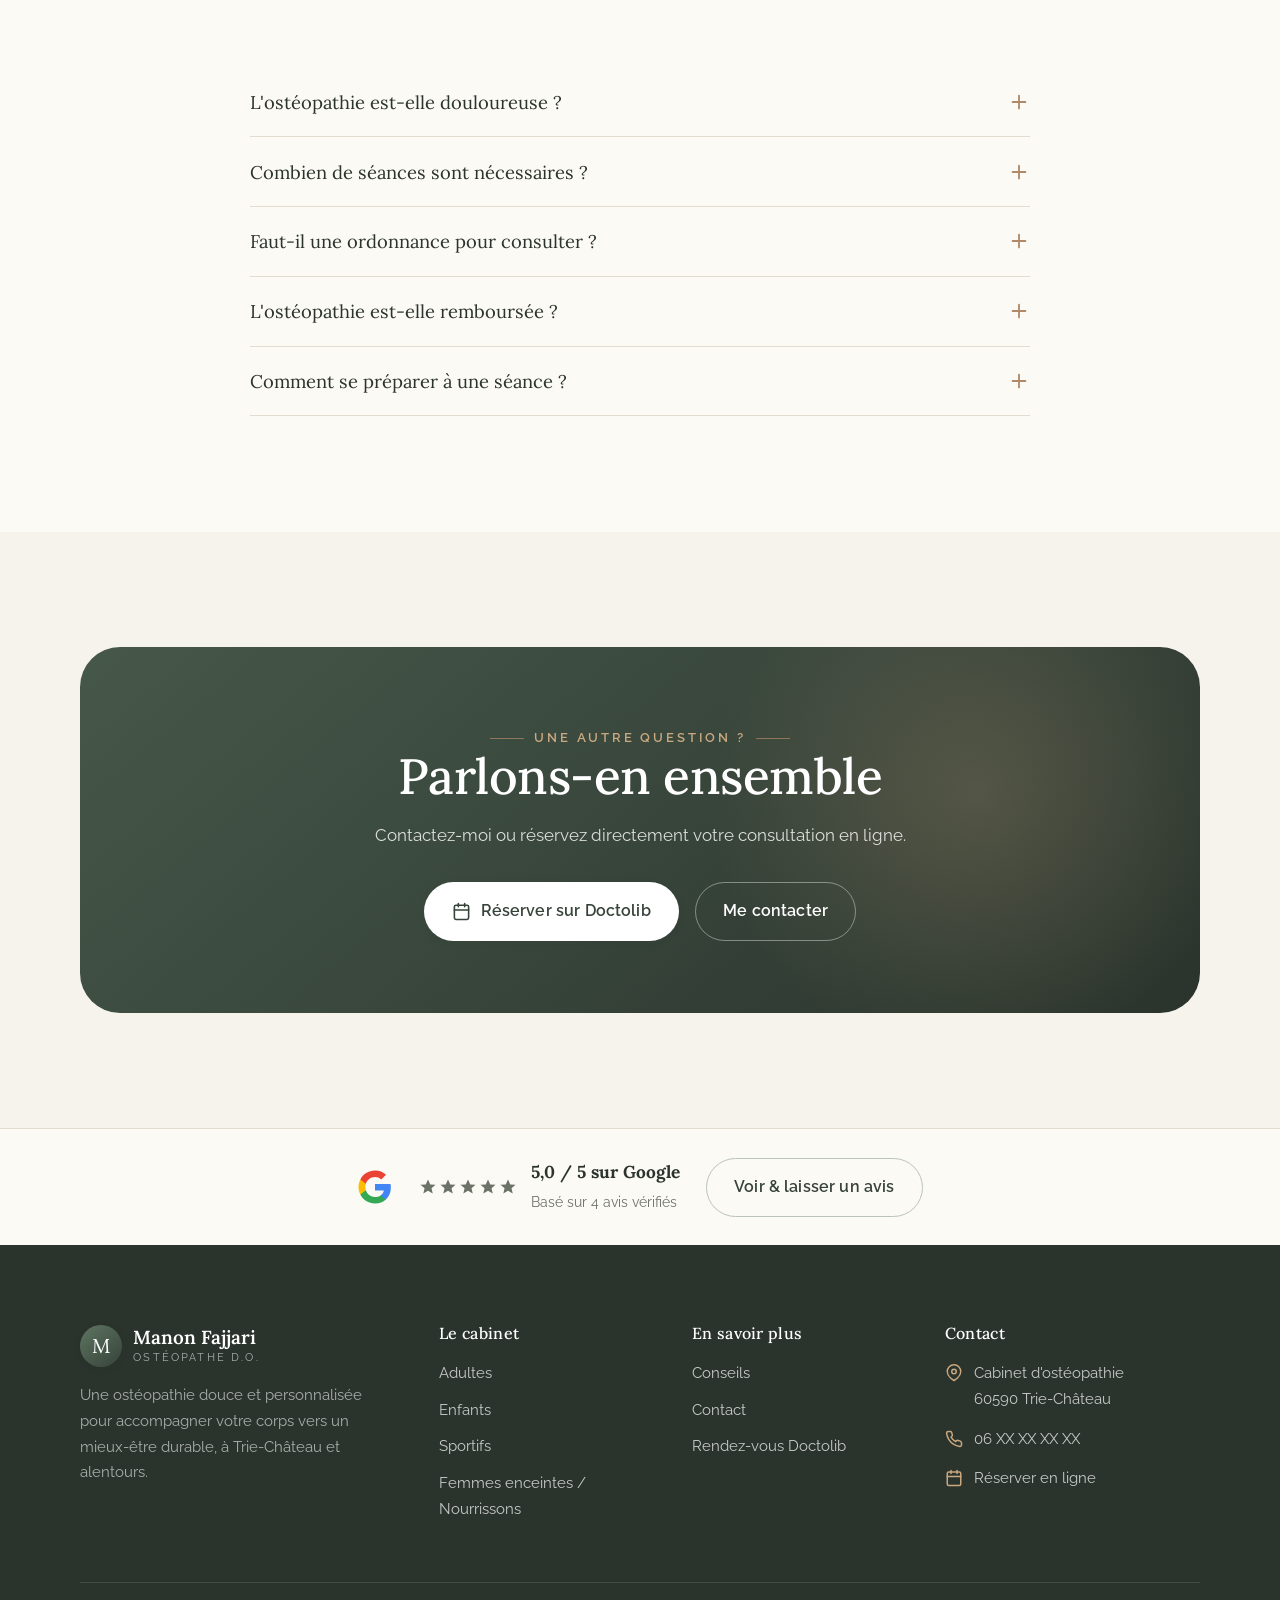
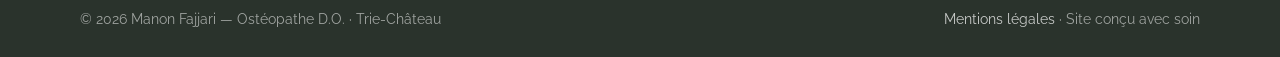
<file: conseils.html>
<!DOCTYPE html>
<html lang="fr">
<head>
  <meta charset="UTF-8" />
  <meta name="viewport" content="width=device-width, initial-scale=1" />
  <title>Conseils &amp; questions fréquentes en ostéopathie | Manon Fajjari, Trie-Château</title>
  <meta name="description" content="Conseils bien-être et réponses aux questions fréquentes sur l'ostéopathie : posture, sommeil, gestes du quotidien, déroulé d'une séance. Par Manon Fajjari, ostéopathe D.O. à Trie-Château (60590)." />
  <meta name="keywords" content="conseils ostéopathie, posture, sommeil, FAQ ostéopathe, prévention, Trie-Château 60590" />
  <meta name="robots" content="index, follow" />
  <link rel="canonical" href="https://www.osteopathe-fajjari.fr/conseils.html" />
  <meta property="og:type" content="article" />
  <meta property="og:locale" content="fr_FR" />
  <meta property="og:title" content="Conseils & questions fréquentes — Manon Fajjari" />
  <meta property="og:description" content="Conseils bien-être et réponses aux questions les plus posées sur l'ostéopathie." />
  <meta property="og:image" content="https://www.osteopathe-fajjari.fr/assets/img/manon-fajjari-osteopathe-portrait.webp" />
  <link rel="preconnect" href="https://fonts.googleapis.com" />
  <link rel="preconnect" href="https://fonts.gstatic.com" crossorigin />
  <link href="https://fonts.googleapis.com/css2?family=Lora:ital,wght@0,400;0,500;0,600;1,400;1,500&family=Raleway:wght@300;400;500;600;700&display=swap" rel="stylesheet" />
  <link rel="stylesheet" href="assets/css/style.css" />

  <!-- Données structurées : FAQ -->
  <script type="application/ld+json">
  {
    "@context": "https://schema.org",
    "@type": "FAQPage",
    "mainEntity": [
      {"@type":"Question","name":"L'ostéopathie est-elle douloureuse ?","acceptedAnswer":{"@type":"Answer","text":"Non. Les techniques utilisées sont douces et adaptées à chacun. Une consultation doit rester confortable, même chez le nourrisson, l'enfant ou la femme enceinte."}},
      {"@type":"Question","name":"Combien de séances sont nécessaires ?","acceptedAnswer":{"@type":"Answer","text":"Cela dépend du motif. Une à deux séances suffisent souvent pour un trouble récent, tandis qu'un suivi régulier peut être conseillé pour un entretien ou une problématique installée."}},
      {"@type":"Question","name":"Faut-il une ordonnance pour consulter un ostéopathe ?","acceptedAnswer":{"@type":"Answer","text":"Non, l'ostéopathe est un praticien de première intention : vous pouvez consulter directement, sans prescription médicale."}},
      {"@type":"Question","name":"L'ostéopathie est-elle remboursée ?","acceptedAnswer":{"@type":"Answer","text":"Les consultations ne sont pas prises en charge par la Sécurité sociale, mais de nombreuses mutuelles proposent un forfait ostéopathie. Une facture vous est remise pour votre remboursement."}}
    ]
  }
  </script>
</head>
<body>
  <a class="skip-link" href="#main">Aller au contenu principal</a>
  <header class="site-header">
    <div class="container nav">
      <a class="brand" href="index.html" aria-label="Manon Fajjari, ostéopathe — Accueil">
        <span class="brand-mark" aria-hidden="true">M</span>
        <span class="brand-text"><strong>Manon Fajjari</strong><span>Ostéopathe D.O.</span></span>
      </a>
      <nav class="nav-links" aria-label="Navigation principale">
        <a href="index.html">Accueil</a>
        <a href="adultes.html">Adultes</a>
        <a href="enfants.html">Enfants</a>
        <a href="sportifs.html">Sportifs</a>
        <a href="femmes-enceintes-nourrissons.html">Femmes enceintes&nbsp;/ Nourrissons</a>
        <a href="conseils.html" aria-current="page">Conseils</a>
        <a href="contact.html">Contact</a>
      </nav>
      <div class="nav-cta">
        <a class="btn btn--doctolib btn-desktop-hide" href="https://www.doctolib.fr/osteopathe/trie-chateau/manon-fajjari" target="_blank" rel="noopener">
          <svg viewBox="0 0 24 24" fill="none" stroke="currentColor" stroke-width="2" stroke-linecap="round" stroke-linejoin="round" aria-hidden="true"><rect x="3" y="4" width="18" height="18" rx="2"/><path d="M16 2v4M8 2v4M3 10h18"/></svg>
          Rendez-vous
        </a>
        <button class="nav-toggle" aria-label="Ouvrir le menu" aria-expanded="false"><span></span><span></span><span></span></button>
      </div>
    </div>
  </header>

  <main id="main">
    <section class="page-hero">
      <div class="container">
        <nav class="breadcrumb reveal" aria-label="Fil d'Ariane">
          <a href="index.html">Accueil</a>
          <svg viewBox="0 0 24 24" fill="none" stroke="currentColor" stroke-width="2"><path d="m9 18 6-6-6-6"/></svg>
          <span>Conseils</span>
        </nav>
        <span class="eyebrow reveal">Conseils &amp; bien-être</span>
        <h1 class="reveal" data-delay="1">Prendre soin de soi au quotidien</h1>
        <p class="reveal" data-delay="2">Quelques gestes simples et de bonnes habitudes suffisent souvent à prévenir les tensions. Voici mes conseils pour entretenir votre équilibre entre deux séances.</p>
      </div>
    </section>

    <section class="section">
      <div class="container">
        <div class="grid grid-3">
          <article class="article-card reveal">
            <div class="body">
              <span class="tag">Posture</span>
              <h3>Bien s'installer au bureau</h3>
              <p>Écran à hauteur des yeux, pieds à plat, pauses régulières : adoptez les bons réflexes pour préserver votre dos sur la durée et limiter les tensions cervicales.</p>
            </div>
          </article>
          <article class="article-card reveal" data-delay="1">
            <div class="body">
              <span class="tag">Sommeil</span>
              <h3>Mieux dormir, mieux récupérer</h3>
              <p>Position de couchage, choix de l'oreiller, rituel du soir : de petits ajustements pour un sommeil réparateur et un réveil sans raideur.</p>
            </div>
          </article>
          <article class="article-card reveal" data-delay="2">
            <div class="body">
              <span class="tag">Mouvement</span>
              <h3>Bouger, en douceur mais souvent</h3>
              <p>La sédentarité est l'ennemie du corps. Marche, étirements et respiration : des habitudes simples pour entretenir mobilité et vitalité.</p>
            </div>
          </article>
          <article class="article-card reveal">
            <div class="body">
              <span class="tag">Grossesse</span>
              <h3>Soulager le dos pendant la grossesse</h3>
              <p>Quelques postures et conseils pour accompagner les transformations du corps et vivre votre grossesse plus confortablement.</p>
            </div>
          </article>
          <article class="article-card reveal" data-delay="1">
            <div class="body">
              <span class="tag">Sport</span>
              <h3>L'importance de l'échauffement</h3>
              <p>Préparer le corps avant l'effort et bien récupérer après : les clés pour limiter les blessures et progresser durablement.</p>
            </div>
          </article>
          <article class="article-card reveal" data-delay="2">
            <div class="body">
              <span class="tag">Stress</span>
              <h3>Respirer pour relâcher les tensions</h3>
              <p>La respiration abdominale, un outil précieux et accessible pour apaiser le système nerveux et dénouer les tensions du quotidien.</p>
            </div>
          </article>
        </div>
      </div>
    </section>

    <section class="section bg-surface">
      <div class="container">
        <div class="section-head center reveal">
          <span class="eyebrow center">Questions fréquentes</span>
          <h2>Vous vous posez des questions ?</h2>
          <p>Les réponses aux interrogations les plus courantes sur l'ostéopathie.</p>
        </div>
        <div class="reveal" style="max-width:780px;margin-inline:auto;">
          <div class="faq-item">
            <button class="faq-q" aria-expanded="false">L'ostéopathie est-elle douloureuse ?<svg viewBox="0 0 24 24" fill="none" stroke="currentColor" stroke-width="2" stroke-linecap="round"><path d="M12 5v14M5 12h14"/></svg></button>
            <div class="faq-a"><div class="faq-a-inner">Non. Les techniques utilisées sont douces et adaptées à chacun. Une consultation doit rester confortable, même chez le nourrisson, l'enfant ou la femme enceinte. Certaines zones peuvent être sensibles, mais le soin n'a rien de brutal.</div></div>
          </div>
          <div class="faq-item">
            <button class="faq-q" aria-expanded="false">Combien de séances sont nécessaires ?<svg viewBox="0 0 24 24" fill="none" stroke="currentColor" stroke-width="2" stroke-linecap="round"><path d="M12 5v14M5 12h14"/></svg></button>
            <div class="faq-a"><div class="faq-a-inner">Cela dépend du motif de consultation. Une à deux séances suffisent souvent pour un trouble récent, tandis qu'un suivi plus régulier peut être conseillé pour une problématique installée ou un simple entretien (une à deux fois par an).</div></div>
          </div>
          <div class="faq-item">
            <button class="faq-q" aria-expanded="false">Faut-il une ordonnance pour consulter ?<svg viewBox="0 0 24 24" fill="none" stroke="currentColor" stroke-width="2" stroke-linecap="round"><path d="M12 5v14M5 12h14"/></svg></button>
            <div class="faq-a"><div class="faq-a-inner">Non. L'ostéopathe est un praticien de première intention : vous pouvez consulter directement, sans prescription médicale. Pour certains motifs spécifiques, je peux toutefois vous orienter vers votre médecin.</div></div>
          </div>
          <div class="faq-item">
            <button class="faq-q" aria-expanded="false">L'ostéopathie est-elle remboursée ?<svg viewBox="0 0 24 24" fill="none" stroke="currentColor" stroke-width="2" stroke-linecap="round"><path d="M12 5v14M5 12h14"/></svg></button>
            <div class="faq-a"><div class="faq-a-inner">Les consultations ne sont pas prises en charge par la Sécurité sociale, mais de nombreuses mutuelles proposent un forfait ostéopathie. Une facture vous est systématiquement remise pour faciliter votre remboursement.</div></div>
          </div>
          <div class="faq-item">
            <button class="faq-q" aria-expanded="false">Comment se préparer à une séance ?<svg viewBox="0 0 24 24" fill="none" stroke="currentColor" stroke-width="2" stroke-linecap="round"><path d="M12 5v14M5 12h14"/></svg></button>
            <div class="faq-a"><div class="faq-a-inner">Aucune préparation particulière n'est nécessaire. Pensez à apporter vos examens récents (radios, IRM) s'ils sont en lien avec votre motif, et privilégiez une tenue confortable. Évitez idéalement un repas trop copieux juste avant la consultation.</div></div>
          </div>
        </div>
      </div>
    </section>

    <section class="section cta-band">
      <div class="container">
        <div class="cta-inner reveal">
          <span class="eyebrow center">Une autre question ?</span>
          <h2>Parlons-en ensemble</h2>
          <p>Contactez-moi ou réservez directement votre consultation en ligne.</p>
          <div class="hero-actions">
            <a class="btn btn--light" href="https://www.doctolib.fr/osteopathe/trie-chateau/manon-fajjari" target="_blank" rel="noopener">
              <svg viewBox="0 0 24 24" fill="none" stroke="currentColor" stroke-width="2" stroke-linecap="round" stroke-linejoin="round" aria-hidden="true"><rect x="3" y="4" width="18" height="18" rx="2"/><path d="M16 2v4M8 2v4M3 10h18"/></svg>
              Réserver sur Doctolib
            </a>
            <a class="btn btn--ghost" href="contact.html" style="--btn-fg:#fff;border-color:rgba(255,255,255,.4);">Me contacter</a>
          </div>
        </div>
      </div>
    </section>
  </main>

  <footer class="site-footer">
    <div class="container">
      <div class="footer-grid">
        <div class="footer-brand">
          <a class="brand" href="index.html" aria-label="Accueil"><span class="brand-mark" aria-hidden="true">M</span><span class="brand-text"><strong>Manon Fajjari</strong><span>Ostéopathe D.O.</span></span></a>
          <p>Une ostéopathie douce et personnalisée pour accompagner votre corps vers un mieux-être durable, à Trie-Château et alentours.</p>
        </div>
        <div><h4>Le cabinet</h4><ul class="footer-links">
          <li><a href="adultes.html">Adultes</a></li><li><a href="enfants.html">Enfants</a></li>
          <li><a href="sportifs.html">Sportifs</a></li><li><a href="femmes-enceintes-nourrissons.html">Femmes enceintes / Nourrissons</a></li>
        </ul></div>
        <div><h4>En savoir plus</h4><ul class="footer-links">
          <li><a href="conseils.html">Conseils</a></li><li><a href="contact.html">Contact</a></li>
          <li><a href="https://www.doctolib.fr/osteopathe/trie-chateau/manon-fajjari" target="_blank" rel="noopener">Rendez-vous Doctolib</a></li>
        </ul></div>
        <div><h4>Contact</h4><ul class="footer-contact">
          <li><svg viewBox="0 0 24 24" fill="none" stroke="currentColor" stroke-width="2" stroke-linecap="round" stroke-linejoin="round"><path d="M21 10c0 7-9 12-9 12s-9-5-9-12a9 9 0 0 1 18 0Z"/><circle cx="12" cy="10" r="3"/></svg><span>Cabinet d'ostéopathie<br/>60590 Trie-Château</span></li>
          <li><svg viewBox="0 0 24 24" fill="none" stroke="currentColor" stroke-width="2" stroke-linecap="round" stroke-linejoin="round"><path d="M22 16.9v3a2 2 0 0 1-2.2 2 19.8 19.8 0 0 1-8.6-3 19.5 19.5 0 0 1-6-6 19.8 19.8 0 0 1-3-8.6A2 2 0 0 1 4.1 2h3a2 2 0 0 1 2 1.7c.1.9.3 1.8.6 2.6a2 2 0 0 1-.5 2.1L8.1 9.5a16 16 0 0 0 6 6l1.1-1.1a2 2 0 0 1 2.1-.5c.8.3 1.7.5 2.6.6a2 2 0 0 1 1.7 2Z"/></svg><a href="tel:+33000000000">06 XX XX XX XX</a></li>
          <li><svg viewBox="0 0 24 24" fill="none" stroke="currentColor" stroke-width="2" stroke-linecap="round" stroke-linejoin="round"><rect x="3" y="4" width="18" height="18" rx="2"/><path d="M16 2v4M8 2v4M3 10h18"/></svg><a href="https://www.doctolib.fr/osteopathe/trie-chateau/manon-fajjari" target="_blank" rel="noopener">Réserver en ligne</a></li>
        </ul></div>
      </div>
      <div class="footer-bottom">
        <span>© <span data-year>2026</span> Manon Fajjari — Ostéopathe D.O. · Trie-Château</span>
        <span><a href="contact.html">Mentions légales</a> · Site conçu avec soin</span>
      </div>
    </div>
  </footer>
  <script src="assets/js/main.js"></script>
</body>
</html>
</file>
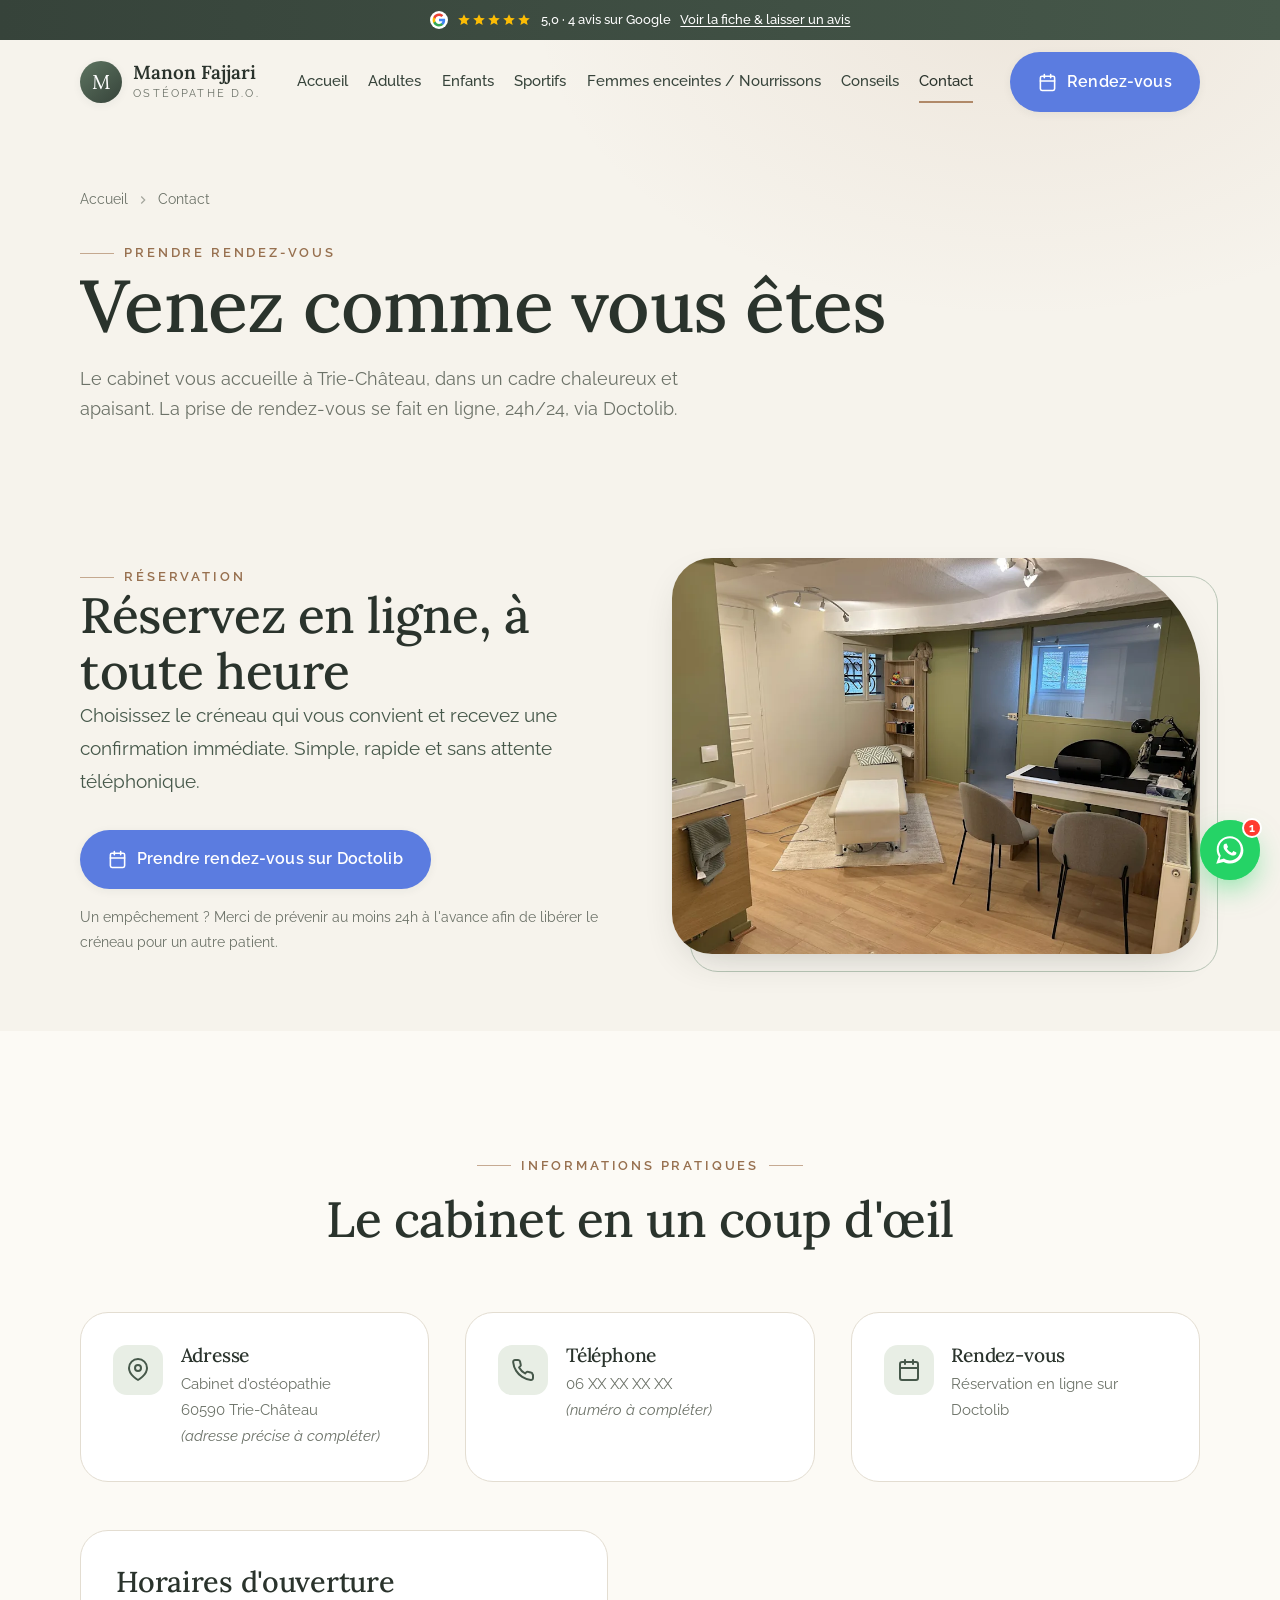
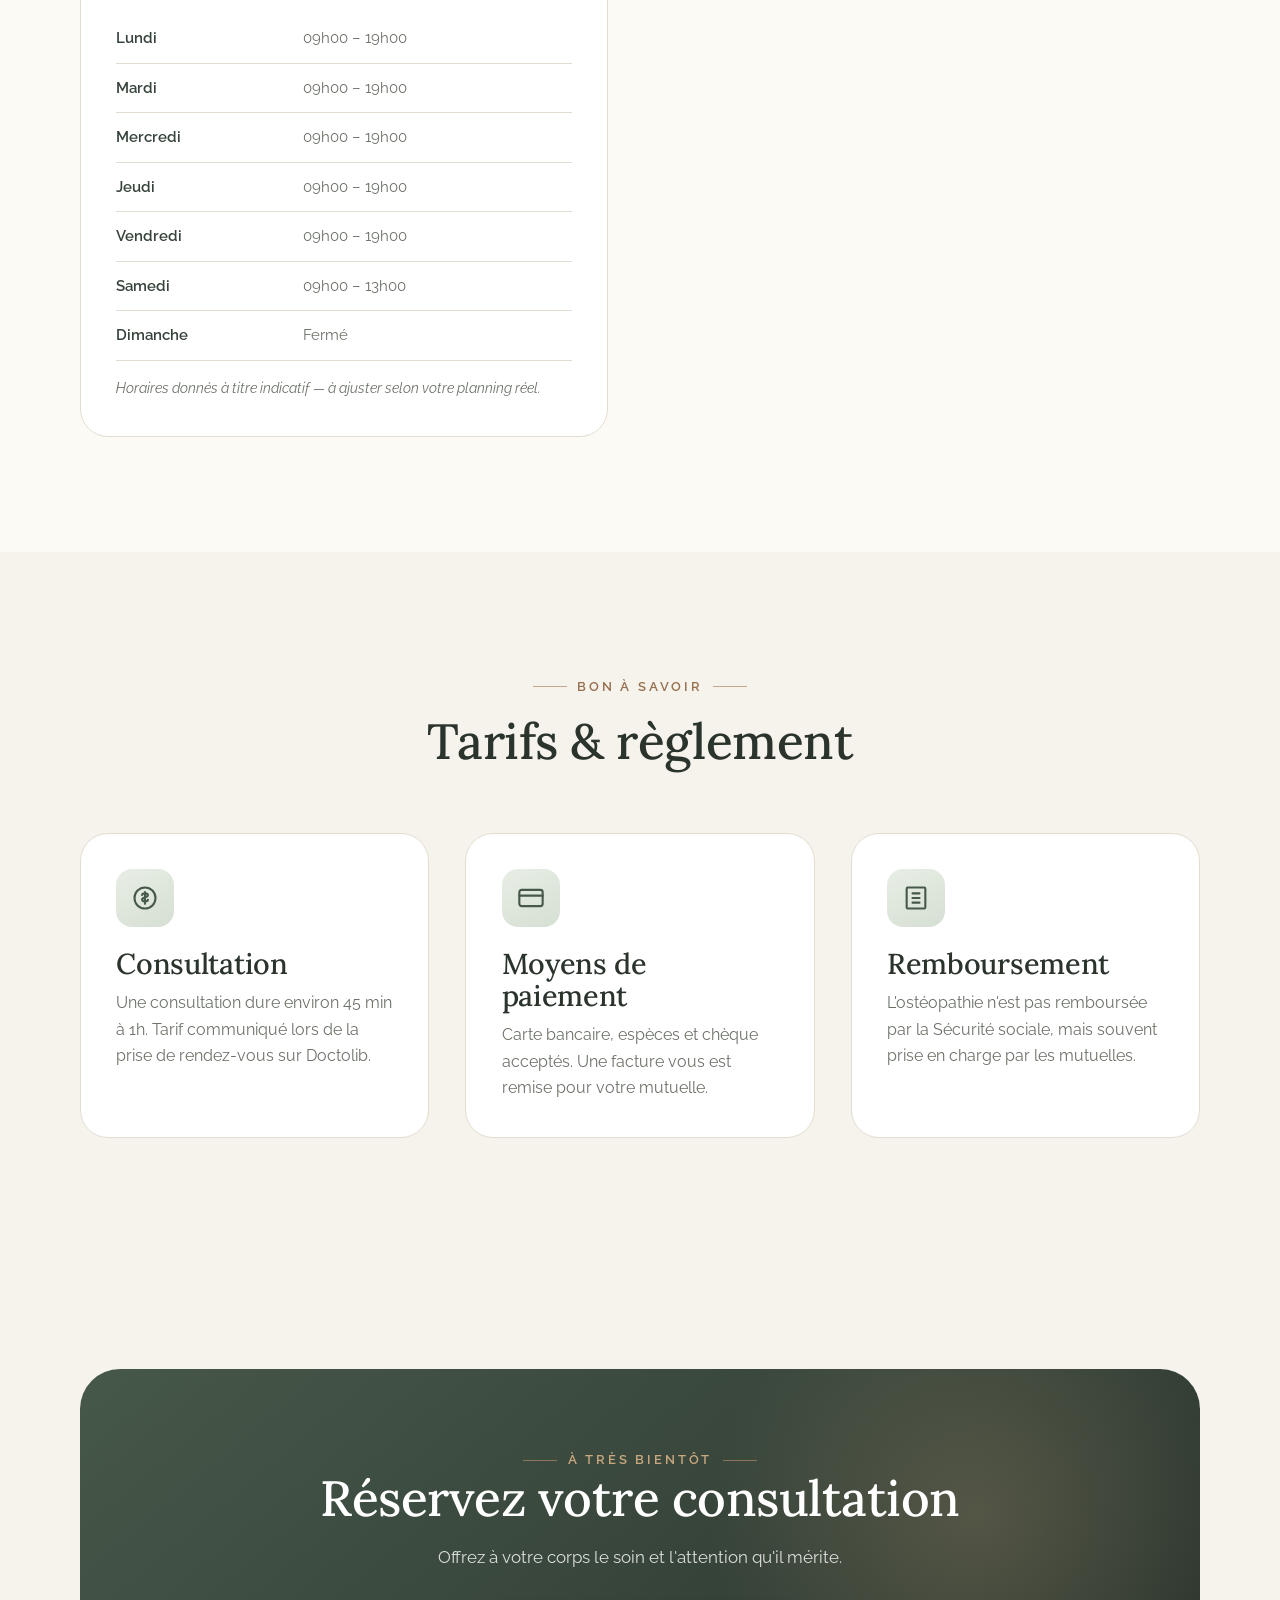
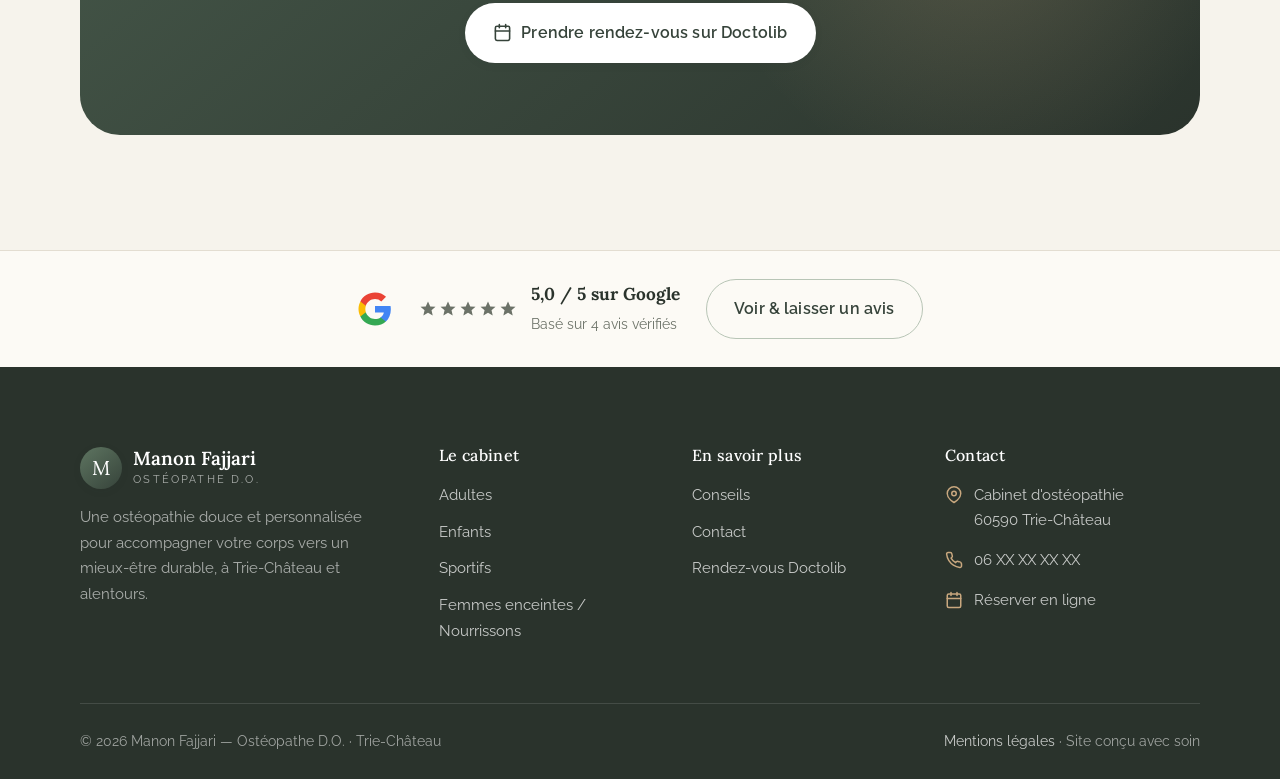
<file: contact.html>
<!DOCTYPE html>
<html lang="fr">
<head>
  <meta charset="UTF-8" />
  <meta name="viewport" content="width=device-width, initial-scale=1" />
  <title>Contact &amp; rendez-vous — Ostéopathe à Trie-Château | Manon Fajjari D.O.</title>
  <meta name="description" content="Contactez Manon Fajjari, ostéopathe D.O. à Trie-Château (60590). Adresse, horaires, accès et prise de rendez-vous en ligne sur Doctolib. Cabinet ouvert du lundi au samedi." />
  <meta name="keywords" content="contact ostéopathe Trie-Château, rendez-vous ostéopathe 60590, adresse cabinet ostéopathie, horaires, Doctolib" />
  <meta name="robots" content="index, follow" />
  <link rel="canonical" href="https://www.osteopathe-fajjari.fr/contact.html" />
  <meta property="og:type" content="website" />
  <meta property="og:locale" content="fr_FR" />
  <meta property="og:title" content="Contact & rendez-vous — Manon Fajjari, ostéopathe" />
  <meta property="og:description" content="Adresse, horaires et prise de rendez-vous en ligne au cabinet d'ostéopathie de Trie-Château." />
  <meta property="og:image" content="https://www.osteopathe-fajjari.fr/assets/img/cabinet-osteopathie-trie-chateau.webp" />
  <link rel="preconnect" href="https://fonts.googleapis.com" />
  <link rel="preconnect" href="https://fonts.gstatic.com" crossorigin />
  <link href="https://fonts.googleapis.com/css2?family=Lora:ital,wght@0,400;0,500;0,600;1,400;1,500&family=Raleway:wght@300;400;500;600;700&display=swap" rel="stylesheet" />
  <link rel="stylesheet" href="assets/css/style.css" />
</head>
<body>
  <a class="skip-link" href="#main">Aller au contenu principal</a>
  <header class="site-header">
    <div class="container nav">
      <a class="brand" href="index.html" aria-label="Manon Fajjari, ostéopathe — Accueil">
        <span class="brand-mark" aria-hidden="true">M</span>
        <span class="brand-text"><strong>Manon Fajjari</strong><span>Ostéopathe D.O.</span></span>
      </a>
      <nav class="nav-links" aria-label="Navigation principale">
        <a href="index.html">Accueil</a>
        <a href="adultes.html">Adultes</a>
        <a href="enfants.html">Enfants</a>
        <a href="sportifs.html">Sportifs</a>
        <a href="femmes-enceintes-nourrissons.html">Femmes enceintes&nbsp;/ Nourrissons</a>
        <a href="conseils.html">Conseils</a>
        <a href="contact.html" aria-current="page">Contact</a>
      </nav>
      <div class="nav-cta">
        <a class="btn btn--doctolib btn-desktop-hide" href="https://www.doctolib.fr/osteopathe/trie-chateau/manon-fajjari" target="_blank" rel="noopener">
          <svg viewBox="0 0 24 24" fill="none" stroke="currentColor" stroke-width="2" stroke-linecap="round" stroke-linejoin="round" aria-hidden="true"><rect x="3" y="4" width="18" height="18" rx="2"/><path d="M16 2v4M8 2v4M3 10h18"/></svg>
          Rendez-vous
        </a>
        <button class="nav-toggle" aria-label="Ouvrir le menu" aria-expanded="false"><span></span><span></span><span></span></button>
      </div>
    </div>
  </header>

  <main id="main">
    <section class="page-hero">
      <div class="container">
        <nav class="breadcrumb reveal" aria-label="Fil d'Ariane">
          <a href="index.html">Accueil</a>
          <svg viewBox="0 0 24 24" fill="none" stroke="currentColor" stroke-width="2"><path d="m9 18 6-6-6-6"/></svg>
          <span>Contact</span>
        </nav>
        <span class="eyebrow reveal">Prendre rendez-vous</span>
        <h1 class="reveal" data-delay="1">Venez comme vous êtes</h1>
        <p class="reveal" data-delay="2">Le cabinet vous accueille à Trie-Château, dans un cadre chaleureux et apaisant. La prise de rendez-vous se fait en ligne, 24h/24, via Doctolib.</p>
      </div>
    </section>

    <section class="section--tight">
      <div class="container">
        <div class="split">
          <div class="reveal">
            <span class="eyebrow">Réservation</span>
            <h2>Réservez en ligne, à toute heure</h2>
            <p class="lead">Choisissez le créneau qui vous convient et recevez une confirmation immédiate. Simple, rapide et sans attente téléphonique.</p>
            <div class="hero-actions">
              <a class="btn btn--doctolib" href="https://www.doctolib.fr/osteopathe/trie-chateau/manon-fajjari" target="_blank" rel="noopener">
                <svg viewBox="0 0 24 24" fill="none" stroke="currentColor" stroke-width="2" stroke-linecap="round" stroke-linejoin="round" aria-hidden="true"><rect x="3" y="4" width="18" height="18" rx="2"/><path d="M16 2v4M8 2v4M3 10h18"/></svg>
                Prendre rendez-vous sur Doctolib
              </a>
            </div>
            <p style="font-size:.9rem;margin-top:1rem;">Un empêchement ? Merci de prévenir au moins 24h à l'avance afin de libérer le créneau pour un autre patient.</p>
          </div>
          <div class="framed-img organic reveal" data-delay="2">
            <img src="assets/img/cabinet-osteopathie-trie-chateau.webp" alt="Cabinet d'ostéopathie de Manon Fajjari à Trie-Château" width="900" height="600" />
          </div>
        </div>
      </div>
    </section>

    <section class="section bg-surface">
      <div class="container">
        <div class="section-head center reveal">
          <span class="eyebrow center">Informations pratiques</span>
          <h2>Le cabinet en un coup d'œil</h2>
        </div>
        <div class="grid grid-3">
          <div class="info-card reveal">
            <span class="ic" aria-hidden="true"><svg viewBox="0 0 24 24" fill="none" stroke="currentColor" stroke-width="2" stroke-linecap="round" stroke-linejoin="round"><path d="M21 10c0 7-9 12-9 12s-9-5-9-12a9 9 0 0 1 18 0Z"/><circle cx="12" cy="10" r="3"/></svg></span>
            <div>
              <h4>Adresse</h4>
              <p>Cabinet d'ostéopathie<br/>60590 Trie-Château<br/><em>(adresse précise à compléter)</em></p>
            </div>
          </div>
          <div class="info-card reveal" data-delay="1">
            <span class="ic" aria-hidden="true"><svg viewBox="0 0 24 24" fill="none" stroke="currentColor" stroke-width="2" stroke-linecap="round" stroke-linejoin="round"><path d="M22 16.9v3a2 2 0 0 1-2.2 2 19.8 19.8 0 0 1-8.6-3 19.5 19.5 0 0 1-6-6 19.8 19.8 0 0 1-3-8.6A2 2 0 0 1 4.1 2h3a2 2 0 0 1 2 1.7c.1.9.3 1.8.6 2.6a2 2 0 0 1-.5 2.1L8.1 9.5a16 16 0 0 0 6 6l1.1-1.1a2 2 0 0 1 2.1-.5c.8.3 1.7.5 2.6.6a2 2 0 0 1 1.7 2Z"/></svg></span>
            <div>
              <h4>Téléphone</h4>
              <p><a href="tel:+33000000000">06 XX XX XX XX</a><br/><em>(numéro à compléter)</em></p>
            </div>
          </div>
          <div class="info-card reveal" data-delay="2">
            <span class="ic" aria-hidden="true"><svg viewBox="0 0 24 24" fill="none" stroke="currentColor" stroke-width="2" stroke-linecap="round" stroke-linejoin="round"><rect x="3" y="4" width="18" height="18" rx="2"/><path d="M16 2v4M8 2v4M3 10h18"/></svg></span>
            <div>
              <h4>Rendez-vous</h4>
              <p><a href="https://www.doctolib.fr/osteopathe/trie-chateau/manon-fajjari" target="_blank" rel="noopener">Réservation en ligne sur Doctolib</a></p>
            </div>
          </div>
        </div>

        <div class="split mt-3" style="margin-top:3rem;">
          <div class="card reveal">
            <h3 style="margin-bottom:1rem;">Horaires d'ouverture</h3>
            <table class="hours-table">
              <tbody>
                <tr><th>Lundi</th><td>09h00 – 19h00</td></tr>
                <tr><th>Mardi</th><td>09h00 – 19h00</td></tr>
                <tr><th>Mercredi</th><td>09h00 – 19h00</td></tr>
                <tr><th>Jeudi</th><td>09h00 – 19h00</td></tr>
                <tr><th>Vendredi</th><td>09h00 – 19h00</td></tr>
                <tr><th>Samedi</th><td>09h00 – 13h00</td></tr>
                <tr><th>Dimanche</th><td>Fermé</td></tr>
              </tbody>
            </table>
            <p style="font-size:.88rem;margin-top:1rem;"><em>Horaires donnés à titre indicatif — à ajuster selon votre planning réel.</em></p>
          </div>
          <div class="reveal" data-delay="2">
            <iframe
              class="map-embed"
              title="Localisation du cabinet d'ostéopathie à Trie-Château"
              src="https://www.google.com/maps?q=Trie-Ch%C3%A2teau%2C%2060590&output=embed"
              loading="lazy"
              referrerpolicy="no-referrer-when-downgrade"></iframe>
          </div>
        </div>
      </div>
    </section>

    <section class="section">
      <div class="container">
        <div class="section-head center reveal">
          <span class="eyebrow center">Bon à savoir</span>
          <h2>Tarifs &amp; règlement</h2>
        </div>
        <div class="grid grid-3">
          <div class="card reveal">
            <span class="ic" aria-hidden="true"><svg viewBox="0 0 24 24" fill="none" stroke="currentColor" stroke-width="1.8" stroke-linecap="round" stroke-linejoin="round"><circle cx="12" cy="12" r="9"/><path d="M12 7v10M9.5 9.5c0-1 1-1.5 2.5-1.5s2.5.7 2.5 1.7c0 2.3-5 1.3-5 3.6 0 1 1 1.7 2.5 1.7s2.5-.5 2.5-1.5"/></svg></span>
            <h3>Consultation</h3>
            <p>Une consultation dure environ 45 min à 1h. Tarif communiqué lors de la prise de rendez-vous sur Doctolib.</p>
          </div>
          <div class="card reveal" data-delay="1">
            <span class="ic" aria-hidden="true"><svg viewBox="0 0 24 24" fill="none" stroke="currentColor" stroke-width="1.8" stroke-linecap="round" stroke-linejoin="round"><rect x="2" y="5" width="20" height="14" rx="2"/><path d="M2 10h20"/></svg></span>
            <h3>Moyens de paiement</h3>
            <p>Carte bancaire, espèces et chèque acceptés. Une facture vous est remise pour votre mutuelle.</p>
          </div>
          <div class="card reveal" data-delay="2">
            <span class="ic" aria-hidden="true"><svg viewBox="0 0 24 24" fill="none" stroke="currentColor" stroke-width="1.8" stroke-linecap="round" stroke-linejoin="round"><path d="M9 12h6M9 16h6M9 8h6M5 3h14a1 1 0 0 1 1 1v16a1 1 0 0 1-1 1H5a1 1 0 0 1-1-1V4a1 1 0 0 1 1-1Z"/></svg></span>
            <h3>Remboursement</h3>
            <p>L'ostéopathie n'est pas remboursée par la Sécurité sociale, mais souvent prise en charge par les mutuelles.</p>
          </div>
        </div>
      </div>
    </section>

    <section class="section cta-band">
      <div class="container">
        <div class="cta-inner reveal">
          <span class="eyebrow center">À très bientôt</span>
          <h2>Réservez votre consultation</h2>
          <p>Offrez à votre corps le soin et l'attention qu'il mérite.</p>
          <div class="hero-actions">
            <a class="btn btn--light" href="https://www.doctolib.fr/osteopathe/trie-chateau/manon-fajjari" target="_blank" rel="noopener">
              <svg viewBox="0 0 24 24" fill="none" stroke="currentColor" stroke-width="2" stroke-linecap="round" stroke-linejoin="round" aria-hidden="true"><rect x="3" y="4" width="18" height="18" rx="2"/><path d="M16 2v4M8 2v4M3 10h18"/></svg>
              Prendre rendez-vous sur Doctolib
            </a>
          </div>
        </div>
      </div>
    </section>
  </main>

  <footer class="site-footer">
    <div class="container">
      <div class="footer-grid">
        <div class="footer-brand">
          <a class="brand" href="index.html" aria-label="Accueil"><span class="brand-mark" aria-hidden="true">M</span><span class="brand-text"><strong>Manon Fajjari</strong><span>Ostéopathe D.O.</span></span></a>
          <p>Une ostéopathie douce et personnalisée pour accompagner votre corps vers un mieux-être durable, à Trie-Château et alentours.</p>
        </div>
        <div><h4>Le cabinet</h4><ul class="footer-links">
          <li><a href="adultes.html">Adultes</a></li><li><a href="enfants.html">Enfants</a></li>
          <li><a href="sportifs.html">Sportifs</a></li><li><a href="femmes-enceintes-nourrissons.html">Femmes enceintes / Nourrissons</a></li>
        </ul></div>
        <div><h4>En savoir plus</h4><ul class="footer-links">
          <li><a href="conseils.html">Conseils</a></li><li><a href="contact.html">Contact</a></li>
          <li><a href="https://www.doctolib.fr/osteopathe/trie-chateau/manon-fajjari" target="_blank" rel="noopener">Rendez-vous Doctolib</a></li>
        </ul></div>
        <div><h4>Contact</h4><ul class="footer-contact">
          <li><svg viewBox="0 0 24 24" fill="none" stroke="currentColor" stroke-width="2" stroke-linecap="round" stroke-linejoin="round"><path d="M21 10c0 7-9 12-9 12s-9-5-9-12a9 9 0 0 1 18 0Z"/><circle cx="12" cy="10" r="3"/></svg><span>Cabinet d'ostéopathie<br/>60590 Trie-Château</span></li>
          <li><svg viewBox="0 0 24 24" fill="none" stroke="currentColor" stroke-width="2" stroke-linecap="round" stroke-linejoin="round"><path d="M22 16.9v3a2 2 0 0 1-2.2 2 19.8 19.8 0 0 1-8.6-3 19.5 19.5 0 0 1-6-6 19.8 19.8 0 0 1-3-8.6A2 2 0 0 1 4.1 2h3a2 2 0 0 1 2 1.7c.1.9.3 1.8.6 2.6a2 2 0 0 1-.5 2.1L8.1 9.5a16 16 0 0 0 6 6l1.1-1.1a2 2 0 0 1 2.1-.5c.8.3 1.7.5 2.6.6a2 2 0 0 1 1.7 2Z"/></svg><a href="tel:+33000000000">06 XX XX XX XX</a></li>
          <li><svg viewBox="0 0 24 24" fill="none" stroke="currentColor" stroke-width="2" stroke-linecap="round" stroke-linejoin="round"><rect x="3" y="4" width="18" height="18" rx="2"/><path d="M16 2v4M8 2v4M3 10h18"/></svg><a href="https://www.doctolib.fr/osteopathe/trie-chateau/manon-fajjari" target="_blank" rel="noopener">Réserver en ligne</a></li>
        </ul></div>
      </div>
      <div class="footer-bottom">
        <span>© <span data-year>2026</span> Manon Fajjari — Ostéopathe D.O. · Trie-Château</span>
        <span><a href="contact.html">Mentions légales</a> · Site conçu avec soin</span>
      </div>
    </div>
  </footer>
  <script src="assets/js/main.js"></script>
</body>
</html>
</file>
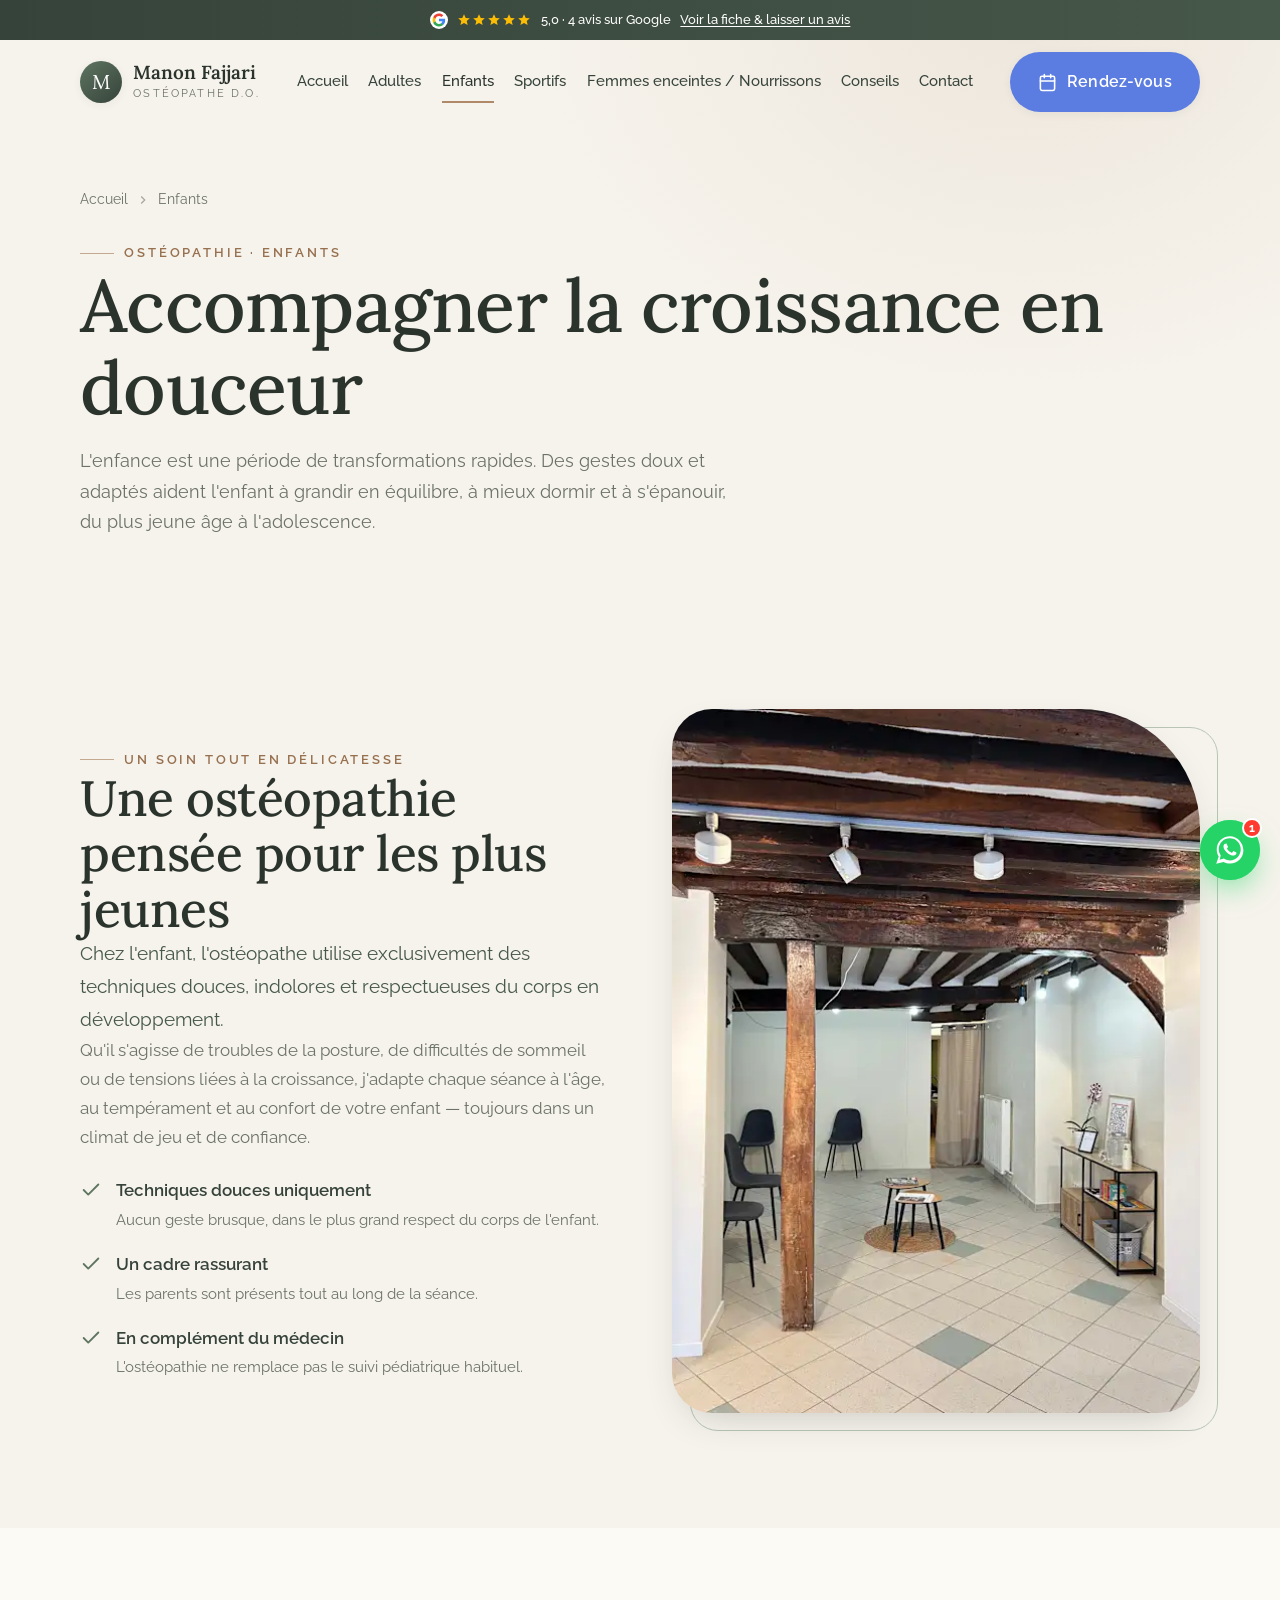
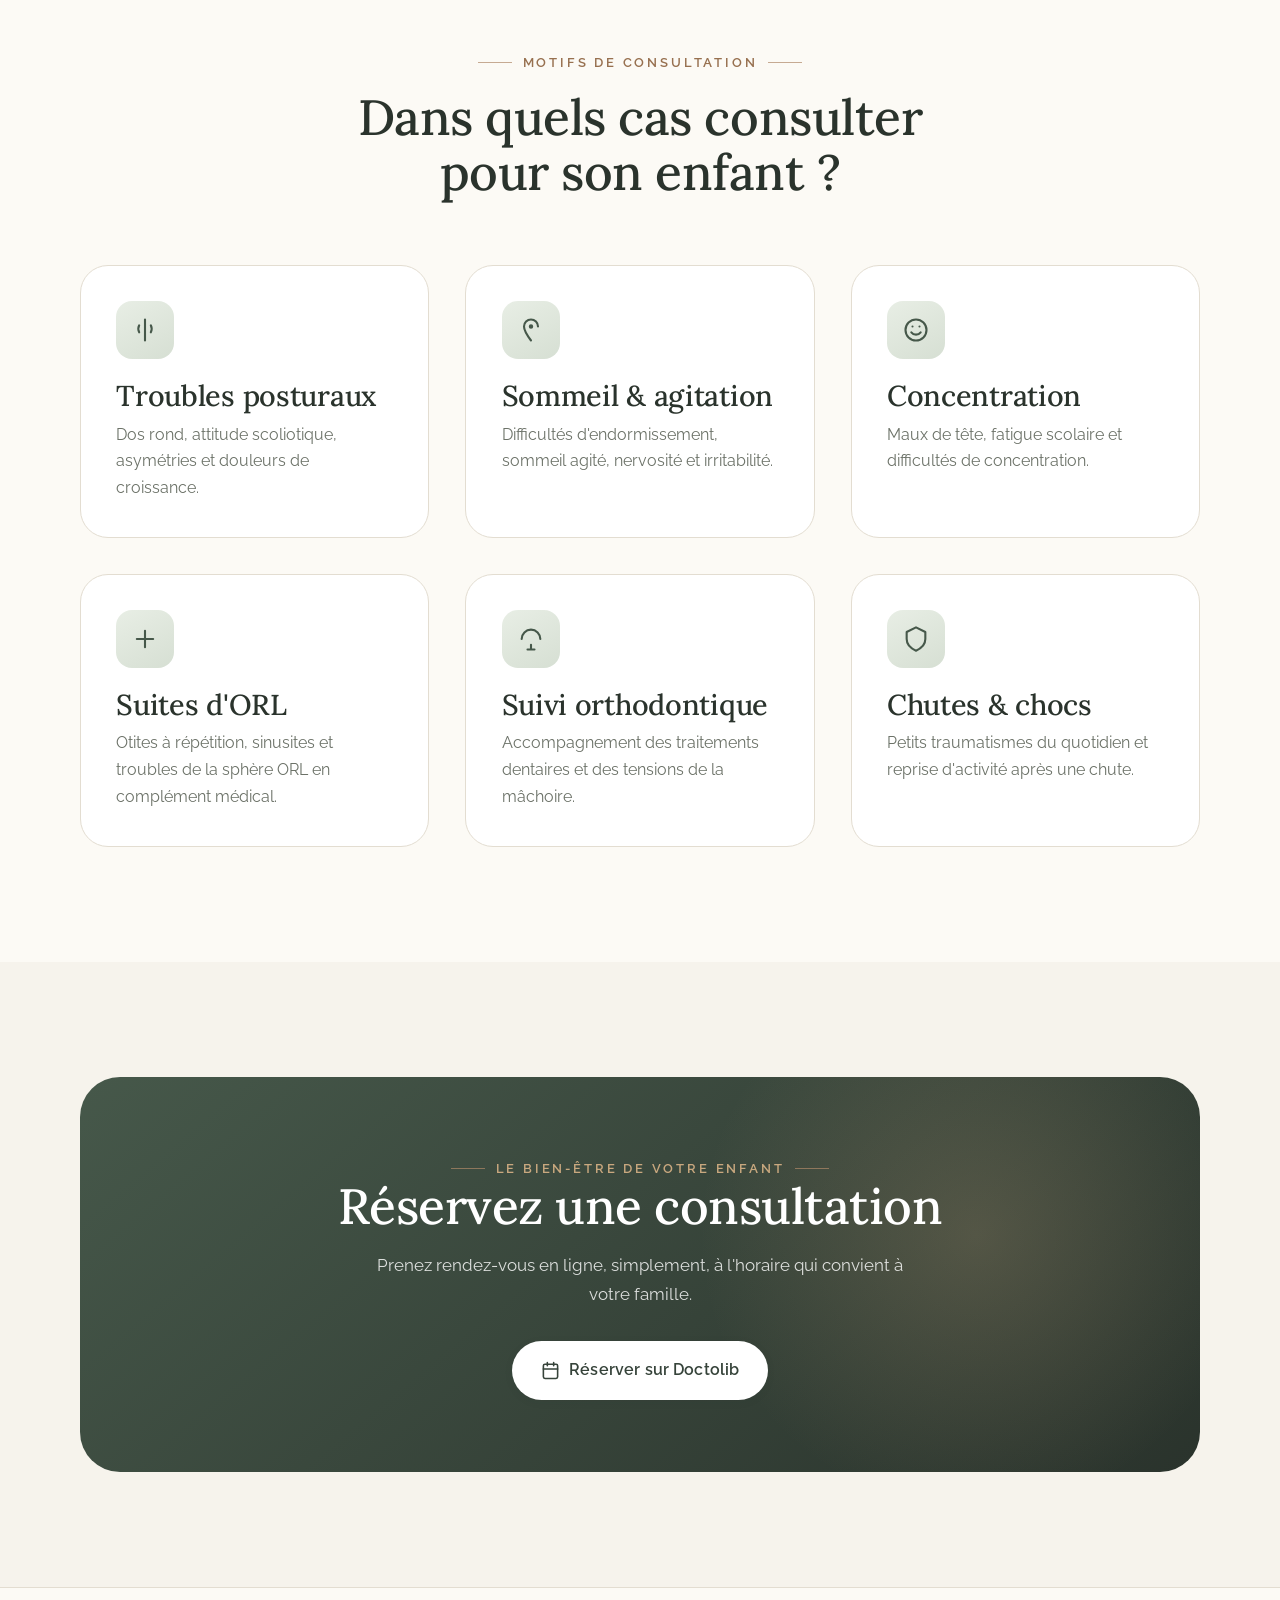
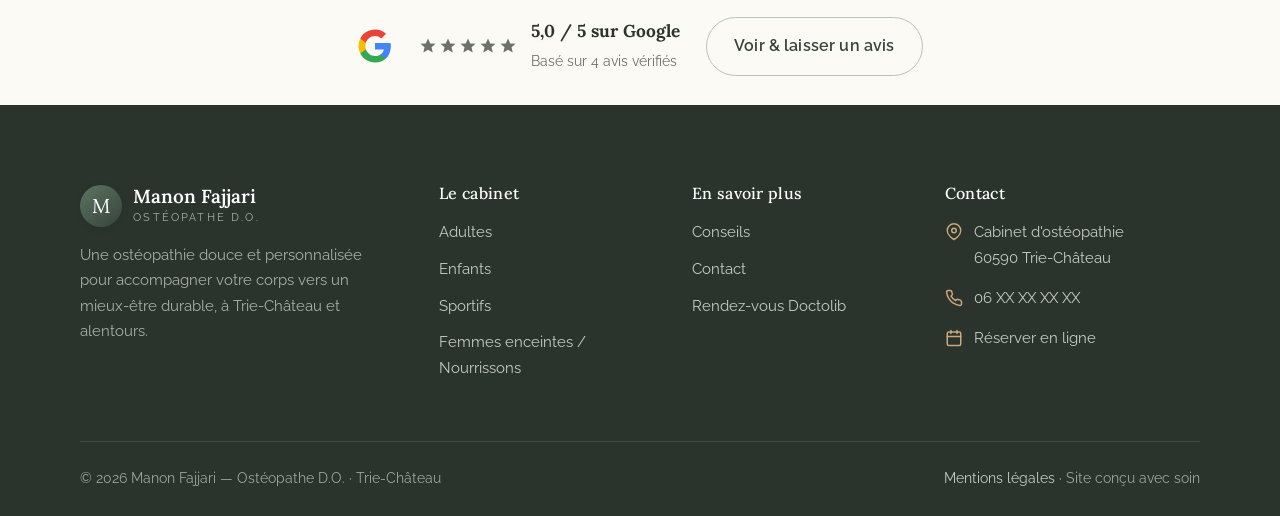
<file: enfants.html>
<!DOCTYPE html>
<html lang="fr">
<head>
  <meta charset="UTF-8" />
  <meta name="viewport" content="width=device-width, initial-scale=1" />
  <title>Ostéopathie pour les enfants à Trie-Château | Manon Fajjari, Ostéopathe D.O.</title>
  <meta name="description" content="Ostéopathe pour enfants à Trie-Château (60590). Accompagnement doux de la croissance, des troubles posturaux, du sommeil et de la scolarité. Prenez rendez-vous en ligne sur Doctolib." />
  <meta name="keywords" content="ostéopathe enfant Trie-Château, ostéopathie pédiatrique, croissance, posture, scoliose, sommeil enfant 60590" />
  <meta name="robots" content="index, follow" />
  <link rel="canonical" href="https://www.osteopathe-fajjari.fr/enfants.html" />
  <meta property="og:type" content="article" />
  <meta property="og:locale" content="fr_FR" />
  <meta property="og:title" content="Ostéopathie pour les enfants — Manon Fajjari" />
  <meta property="og:description" content="Accompagner la croissance et le bien-être de votre enfant avec une ostéopathie douce, à Trie-Château." />
  <meta property="og:image" content="https://www.osteopathe-fajjari.fr/assets/img/manon-fajjari-osteopathe-portrait.webp" />
  <link rel="preconnect" href="https://fonts.googleapis.com" />
  <link rel="preconnect" href="https://fonts.gstatic.com" crossorigin />
  <link href="https://fonts.googleapis.com/css2?family=Lora:ital,wght@0,400;0,500;0,600;1,400;1,500&family=Raleway:wght@300;400;500;600;700&display=swap" rel="stylesheet" />
  <link rel="stylesheet" href="assets/css/style.css" />
</head>
<body>
  <a class="skip-link" href="#main">Aller au contenu principal</a>
  <header class="site-header">
    <div class="container nav">
      <a class="brand" href="index.html" aria-label="Manon Fajjari, ostéopathe — Accueil">
        <span class="brand-mark" aria-hidden="true">M</span>
        <span class="brand-text"><strong>Manon Fajjari</strong><span>Ostéopathe D.O.</span></span>
      </a>
      <nav class="nav-links" aria-label="Navigation principale">
        <a href="index.html">Accueil</a>
        <a href="adultes.html">Adultes</a>
        <a href="enfants.html" aria-current="page">Enfants</a>
        <a href="sportifs.html">Sportifs</a>
        <a href="femmes-enceintes-nourrissons.html">Femmes enceintes&nbsp;/ Nourrissons</a>
        <a href="conseils.html">Conseils</a>
        <a href="contact.html">Contact</a>
      </nav>
      <div class="nav-cta">
        <a class="btn btn--doctolib btn-desktop-hide" href="https://www.doctolib.fr/osteopathe/trie-chateau/manon-fajjari" target="_blank" rel="noopener">
          <svg viewBox="0 0 24 24" fill="none" stroke="currentColor" stroke-width="2" stroke-linecap="round" stroke-linejoin="round" aria-hidden="true"><rect x="3" y="4" width="18" height="18" rx="2"/><path d="M16 2v4M8 2v4M3 10h18"/></svg>
          Rendez-vous
        </a>
        <button class="nav-toggle" aria-label="Ouvrir le menu" aria-expanded="false"><span></span><span></span><span></span></button>
      </div>
    </div>
  </header>

  <main id="main">
    <section class="page-hero">
      <div class="container">
        <nav class="breadcrumb reveal" aria-label="Fil d'Ariane">
          <a href="index.html">Accueil</a>
          <svg viewBox="0 0 24 24" fill="none" stroke="currentColor" stroke-width="2"><path d="m9 18 6-6-6-6"/></svg>
          <span>Enfants</span>
        </nav>
        <span class="eyebrow reveal">Ostéopathie · Enfants</span>
        <h1 class="reveal" data-delay="1">Accompagner la croissance en douceur</h1>
        <p class="reveal" data-delay="2">L'enfance est une période de transformations rapides. Des gestes doux et adaptés aident l'enfant à grandir en équilibre, à mieux dormir et à s'épanouir, du plus jeune âge à l'adolescence.</p>
      </div>
    </section>

    <section class="section">
      <div class="container">
        <div class="split">
          <div class="reveal">
            <span class="eyebrow">Un soin tout en délicatesse</span>
            <h2>Une ostéopathie pensée pour les plus jeunes</h2>
            <p class="lead">Chez l'enfant, l'ostéopathe utilise exclusivement des techniques douces, indolores et respectueuses du corps en développement.</p>
            <p>Qu'il s'agisse de troubles de la posture, de difficultés de sommeil ou de tensions liées à la croissance, j'adapte chaque séance à l'âge, au tempérament et au confort de votre enfant — toujours dans un climat de jeu et de confiance.</p>
            <ul class="check-list mt-2">
              <li><svg viewBox="0 0 24 24" fill="none" stroke="currentColor" stroke-width="2" stroke-linecap="round" stroke-linejoin="round"><path d="M20 6 9 17l-5-5"/></svg><div><strong>Techniques douces uniquement</strong><span>Aucun geste brusque, dans le plus grand respect du corps de l'enfant.</span></div></li>
              <li><svg viewBox="0 0 24 24" fill="none" stroke="currentColor" stroke-width="2" stroke-linecap="round" stroke-linejoin="round"><path d="M20 6 9 17l-5-5"/></svg><div><strong>Un cadre rassurant</strong><span>Les parents sont présents tout au long de la séance.</span></div></li>
              <li><svg viewBox="0 0 24 24" fill="none" stroke="currentColor" stroke-width="2" stroke-linecap="round" stroke-linejoin="round"><path d="M20 6 9 17l-5-5"/></svg><div><strong>En complément du médecin</strong><span>L'ostéopathie ne remplace pas le suivi pédiatrique habituel.</span></div></li>
            </ul>
          </div>
          <div class="framed-img organic reveal" data-delay="2">
            <img src="assets/img/salle-attente-cabinet-osteopathie.webp" alt="Espace d'accueil chaleureux du cabinet d'ostéopathie pour enfants" width="900" height="600" />
          </div>
        </div>
      </div>
    </section>

    <section class="section bg-surface">
      <div class="container">
        <div class="section-head center reveal">
          <span class="eyebrow center">Motifs de consultation</span>
          <h2>Dans quels cas consulter pour son enfant ?</h2>
        </div>
        <div class="grid grid-3">
          <div class="card reveal"><span class="ic" aria-hidden="true"><svg viewBox="0 0 24 24" fill="none" stroke="currentColor" stroke-width="1.8" stroke-linecap="round" stroke-linejoin="round"><path d="M12 3v18M7 8c-1 2-1 4 0 6M17 8c1 2 1 4 0 6"/></svg></span><h3>Troubles posturaux</h3><p>Dos rond, attitude scoliotique, asymétries et douleurs de croissance.</p></div>
          <div class="card reveal" data-delay="1"><span class="ic" aria-hidden="true"><svg viewBox="0 0 24 24" fill="none" stroke="currentColor" stroke-width="1.8" stroke-linecap="round" stroke-linejoin="round"><path d="M12 3a6 6 0 0 0-6 6c0 4 6 12 6 12M12 3a6 6 0 0 1 6 6"/><circle cx="12" cy="9" r="1"/></svg></span><h3>Sommeil &amp; agitation</h3><p>Difficultés d'endormissement, sommeil agité, nervosité et irritabilité.</p></div>
          <div class="card reveal" data-delay="2"><span class="ic" aria-hidden="true"><svg viewBox="0 0 24 24" fill="none" stroke="currentColor" stroke-width="1.8" stroke-linecap="round" stroke-linejoin="round"><circle cx="12" cy="12" r="9"/><path d="M8 14s1.5 2 4 2 4-2 4-2M9 9h.01M15 9h.01"/></svg></span><h3>Concentration</h3><p>Maux de tête, fatigue scolaire et difficultés de concentration.</p></div>
          <div class="card reveal"><span class="ic" aria-hidden="true"><svg viewBox="0 0 24 24" fill="none" stroke="currentColor" stroke-width="1.8" stroke-linecap="round" stroke-linejoin="round"><path d="M5 12h14M12 5v14"/></svg></span><h3>Suites d'ORL</h3><p>Otites à répétition, sinusites et troubles de la sphère ORL en complément médical.</p></div>
          <div class="card reveal" data-delay="1"><span class="ic" aria-hidden="true"><svg viewBox="0 0 24 24" fill="none" stroke="currentColor" stroke-width="1.8" stroke-linecap="round" stroke-linejoin="round"><path d="M4 12a8 8 0 0 1 16 0M9 21h6M12 17v4"/></svg></span><h3>Suivi orthodontique</h3><p>Accompagnement des traitements dentaires et des tensions de la mâchoire.</p></div>
          <div class="card reveal" data-delay="2"><span class="ic" aria-hidden="true"><svg viewBox="0 0 24 24" fill="none" stroke="currentColor" stroke-width="1.8" stroke-linecap="round" stroke-linejoin="round"><path d="M12 2 4 6v6c0 5 3.5 8 8 10 4.5-2 8-5 8-10V6Z"/></svg></span><h3>Chutes &amp; chocs</h3><p>Petits traumatismes du quotidien et reprise d'activité après une chute.</p></div>
        </div>
      </div>
    </section>

    <section class="section cta-band">
      <div class="container">
        <div class="cta-inner reveal">
          <span class="eyebrow center">Le bien-être de votre enfant</span>
          <h2>Réservez une consultation</h2>
          <p>Prenez rendez-vous en ligne, simplement, à l'horaire qui convient à votre famille.</p>
          <div class="hero-actions">
            <a class="btn btn--light" href="https://www.doctolib.fr/osteopathe/trie-chateau/manon-fajjari" target="_blank" rel="noopener">
              <svg viewBox="0 0 24 24" fill="none" stroke="currentColor" stroke-width="2" stroke-linecap="round" stroke-linejoin="round" aria-hidden="true"><rect x="3" y="4" width="18" height="18" rx="2"/><path d="M16 2v4M8 2v4M3 10h18"/></svg>
              Réserver sur Doctolib
            </a>
          </div>
        </div>
      </div>
    </section>
  </main>

  <footer class="site-footer">
    <div class="container">
      <div class="footer-grid">
        <div class="footer-brand">
          <a class="brand" href="index.html" aria-label="Accueil"><span class="brand-mark" aria-hidden="true">M</span><span class="brand-text"><strong>Manon Fajjari</strong><span>Ostéopathe D.O.</span></span></a>
          <p>Une ostéopathie douce et personnalisée pour accompagner votre corps vers un mieux-être durable, à Trie-Château et alentours.</p>
        </div>
        <div><h4>Le cabinet</h4><ul class="footer-links">
          <li><a href="adultes.html">Adultes</a></li><li><a href="enfants.html">Enfants</a></li>
          <li><a href="sportifs.html">Sportifs</a></li><li><a href="femmes-enceintes-nourrissons.html">Femmes enceintes / Nourrissons</a></li>
        </ul></div>
        <div><h4>En savoir plus</h4><ul class="footer-links">
          <li><a href="conseils.html">Conseils</a></li><li><a href="contact.html">Contact</a></li>
          <li><a href="https://www.doctolib.fr/osteopathe/trie-chateau/manon-fajjari" target="_blank" rel="noopener">Rendez-vous Doctolib</a></li>
        </ul></div>
        <div><h4>Contact</h4><ul class="footer-contact">
          <li><svg viewBox="0 0 24 24" fill="none" stroke="currentColor" stroke-width="2" stroke-linecap="round" stroke-linejoin="round"><path d="M21 10c0 7-9 12-9 12s-9-5-9-12a9 9 0 0 1 18 0Z"/><circle cx="12" cy="10" r="3"/></svg><span>Cabinet d'ostéopathie<br/>60590 Trie-Château</span></li>
          <li><svg viewBox="0 0 24 24" fill="none" stroke="currentColor" stroke-width="2" stroke-linecap="round" stroke-linejoin="round"><path d="M22 16.9v3a2 2 0 0 1-2.2 2 19.8 19.8 0 0 1-8.6-3 19.5 19.5 0 0 1-6-6 19.8 19.8 0 0 1-3-8.6A2 2 0 0 1 4.1 2h3a2 2 0 0 1 2 1.7c.1.9.3 1.8.6 2.6a2 2 0 0 1-.5 2.1L8.1 9.5a16 16 0 0 0 6 6l1.1-1.1a2 2 0 0 1 2.1-.5c.8.3 1.7.5 2.6.6a2 2 0 0 1 1.7 2Z"/></svg><a href="tel:+33000000000">06 XX XX XX XX</a></li>
          <li><svg viewBox="0 0 24 24" fill="none" stroke="currentColor" stroke-width="2" stroke-linecap="round" stroke-linejoin="round"><rect x="3" y="4" width="18" height="18" rx="2"/><path d="M16 2v4M8 2v4M3 10h18"/></svg><a href="https://www.doctolib.fr/osteopathe/trie-chateau/manon-fajjari" target="_blank" rel="noopener">Réserver en ligne</a></li>
        </ul></div>
      </div>
      <div class="footer-bottom">
        <span>© <span data-year>2026</span> Manon Fajjari — Ostéopathe D.O. · Trie-Château</span>
        <span><a href="contact.html">Mentions légales</a> · Site conçu avec soin</span>
      </div>
    </div>
  </footer>
  <script src="assets/js/main.js"></script>
</body>
</html>
</file>
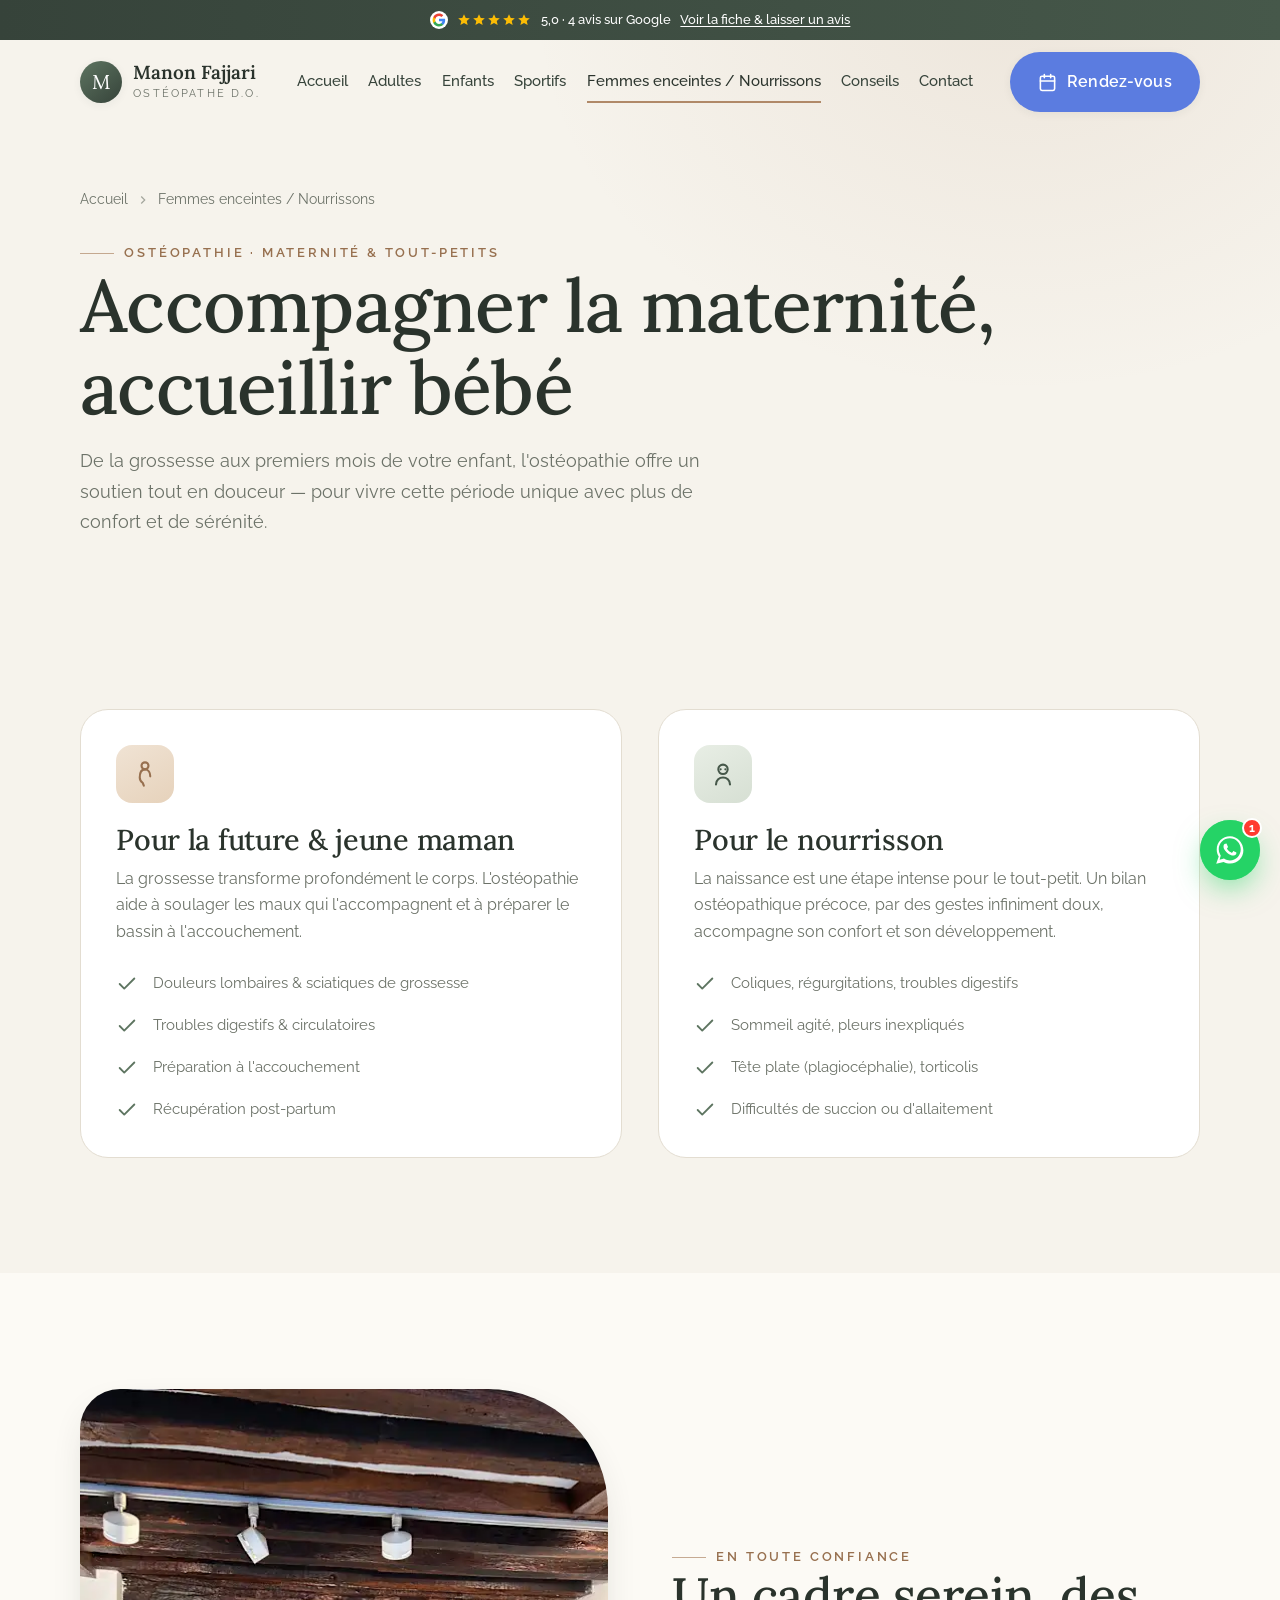
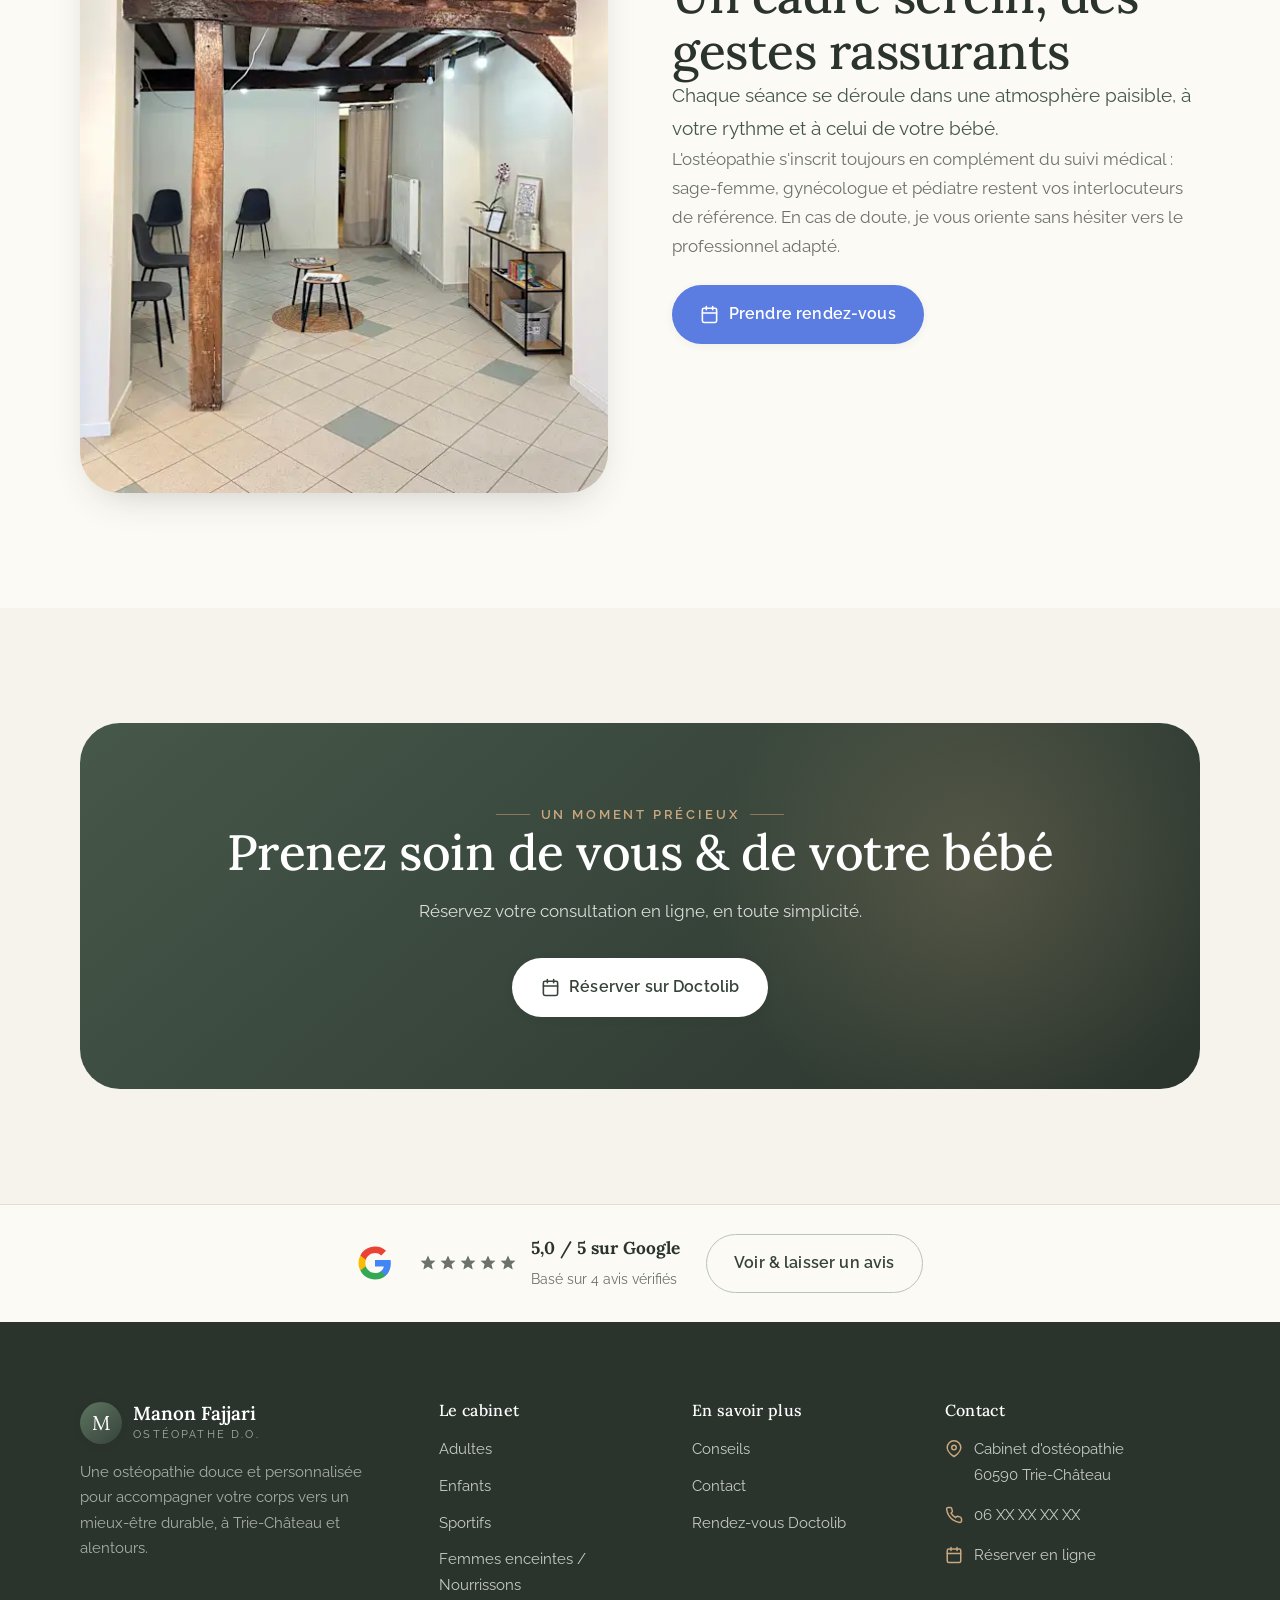
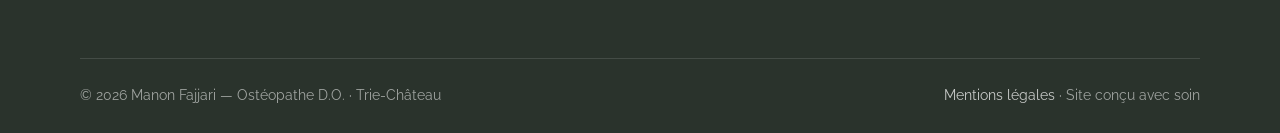
<file: femmes-enceintes-nourrissons.html>
<!DOCTYPE html>
<html lang="fr">
<head>
  <meta charset="UTF-8" />
  <meta name="viewport" content="width=device-width, initial-scale=1" />
  <title>Ostéopathie femmes enceintes &amp; nourrissons à Trie-Château | Manon Fajjari D.O.</title>
  <meta name="description" content="Ostéopathe pour femmes enceintes et nourrissons à Trie-Château (60590). Accompagnement de la grossesse, du post-partum et des tout-petits (coliques, sommeil, plagiocéphalie) en toute douceur. RDV en ligne." />
  <meta name="keywords" content="ostéopathe femme enceinte Trie-Château, ostéopathe nourrisson, grossesse, post-partum, coliques bébé, plagiocéphalie 60590" />
  <meta name="robots" content="index, follow" />
  <link rel="canonical" href="https://www.osteopathe-fajjari.fr/femmes-enceintes-nourrissons.html" />
  <meta property="og:type" content="article" />
  <meta property="og:locale" content="fr_FR" />
  <meta property="og:title" content="Ostéopathie femmes enceintes & nourrissons — Manon Fajjari" />
  <meta property="og:description" content="Un accompagnement doux pour la grossesse, le post-partum et les tout-petits, à Trie-Château." />
  <meta property="og:image" content="https://www.osteopathe-fajjari.fr/assets/img/manon-fajjari-osteopathe-portrait.webp" />
  <link rel="preconnect" href="https://fonts.googleapis.com" />
  <link rel="preconnect" href="https://fonts.gstatic.com" crossorigin />
  <link href="https://fonts.googleapis.com/css2?family=Lora:ital,wght@0,400;0,500;0,600;1,400;1,500&family=Raleway:wght@300;400;500;600;700&display=swap" rel="stylesheet" />
  <link rel="stylesheet" href="assets/css/style.css" />
</head>
<body>
  <a class="skip-link" href="#main">Aller au contenu principal</a>
  <header class="site-header">
    <div class="container nav">
      <a class="brand" href="index.html" aria-label="Manon Fajjari, ostéopathe — Accueil">
        <span class="brand-mark" aria-hidden="true">M</span>
        <span class="brand-text"><strong>Manon Fajjari</strong><span>Ostéopathe D.O.</span></span>
      </a>
      <nav class="nav-links" aria-label="Navigation principale">
        <a href="index.html">Accueil</a>
        <a href="adultes.html">Adultes</a>
        <a href="enfants.html">Enfants</a>
        <a href="sportifs.html">Sportifs</a>
        <a href="femmes-enceintes-nourrissons.html" aria-current="page">Femmes enceintes&nbsp;/ Nourrissons</a>
        <a href="conseils.html">Conseils</a>
        <a href="contact.html">Contact</a>
      </nav>
      <div class="nav-cta">
        <a class="btn btn--doctolib btn-desktop-hide" href="https://www.doctolib.fr/osteopathe/trie-chateau/manon-fajjari" target="_blank" rel="noopener">
          <svg viewBox="0 0 24 24" fill="none" stroke="currentColor" stroke-width="2" stroke-linecap="round" stroke-linejoin="round" aria-hidden="true"><rect x="3" y="4" width="18" height="18" rx="2"/><path d="M16 2v4M8 2v4M3 10h18"/></svg>
          Rendez-vous
        </a>
        <button class="nav-toggle" aria-label="Ouvrir le menu" aria-expanded="false"><span></span><span></span><span></span></button>
      </div>
    </div>
  </header>

  <main id="main">
    <section class="page-hero">
      <div class="container">
        <nav class="breadcrumb reveal" aria-label="Fil d'Ariane">
          <a href="index.html">Accueil</a>
          <svg viewBox="0 0 24 24" fill="none" stroke="currentColor" stroke-width="2"><path d="m9 18 6-6-6-6"/></svg>
          <span>Femmes enceintes / Nourrissons</span>
        </nav>
        <span class="eyebrow reveal">Ostéopathie · Maternité &amp; tout-petits</span>
        <h1 class="reveal" data-delay="1">Accompagner la maternité, accueillir bébé</h1>
        <p class="reveal" data-delay="2">De la grossesse aux premiers mois de votre enfant, l'ostéopathie offre un soutien tout en douceur — pour vivre cette période unique avec plus de confort et de sérénité.</p>
      </div>
    </section>

    <section class="section">
      <div class="container">
        <div class="grid grid-2">
          <div class="card card--accent reveal">
            <span class="ic" aria-hidden="true"><svg viewBox="0 0 24 24" fill="none" stroke="currentColor" stroke-width="1.8" stroke-linecap="round" stroke-linejoin="round"><path d="M12 2a3 3 0 1 0 0 6 3 3 0 0 0 0-6Z"/><path d="M12 8c-3 0-4.5 3-4.5 7 0 2 1 3.5 2.5 4.5l1 2.5M12 8c3 0 4.5 3 4.5 6"/></svg></span>
            <h3>Pour la future &amp; jeune maman</h3>
            <p>La grossesse transforme profondément le corps. L'ostéopathie aide à soulager les maux qui l'accompagnent et à préparer le bassin à l'accouchement.</p>
            <ul class="check-list mt-2">
              <li><svg viewBox="0 0 24 24" fill="none" stroke="currentColor" stroke-width="2" stroke-linecap="round" stroke-linejoin="round"><path d="M20 6 9 17l-5-5"/></svg><span>Douleurs lombaires &amp; sciatiques de grossesse</span></li>
              <li><svg viewBox="0 0 24 24" fill="none" stroke="currentColor" stroke-width="2" stroke-linecap="round" stroke-linejoin="round"><path d="M20 6 9 17l-5-5"/></svg><span>Troubles digestifs &amp; circulatoires</span></li>
              <li><svg viewBox="0 0 24 24" fill="none" stroke="currentColor" stroke-width="2" stroke-linecap="round" stroke-linejoin="round"><path d="M20 6 9 17l-5-5"/></svg><span>Préparation à l'accouchement</span></li>
              <li><svg viewBox="0 0 24 24" fill="none" stroke="currentColor" stroke-width="2" stroke-linecap="round" stroke-linejoin="round"><path d="M20 6 9 17l-5-5"/></svg><span>Récupération post-partum</span></li>
            </ul>
          </div>
          <div class="card reveal" data-delay="1">
            <span class="ic" aria-hidden="true"><svg viewBox="0 0 24 24" fill="none" stroke="currentColor" stroke-width="1.8" stroke-linecap="round" stroke-linejoin="round"><circle cx="12" cy="8" r="4"/><path d="M6 21c0-4 3-6 6-6s6 2 6 6M10 8h.01M14 8h.01"/></svg></span>
            <h3>Pour le nourrisson</h3>
            <p>La naissance est une étape intense pour le tout-petit. Un bilan ostéopathique précoce, par des gestes infiniment doux, accompagne son confort et son développement.</p>
            <ul class="check-list mt-2">
              <li><svg viewBox="0 0 24 24" fill="none" stroke="currentColor" stroke-width="2" stroke-linecap="round" stroke-linejoin="round"><path d="M20 6 9 17l-5-5"/></svg><span>Coliques, régurgitations, troubles digestifs</span></li>
              <li><svg viewBox="0 0 24 24" fill="none" stroke="currentColor" stroke-width="2" stroke-linecap="round" stroke-linejoin="round"><path d="M20 6 9 17l-5-5"/></svg><span>Sommeil agité, pleurs inexpliqués</span></li>
              <li><svg viewBox="0 0 24 24" fill="none" stroke="currentColor" stroke-width="2" stroke-linecap="round" stroke-linejoin="round"><path d="M20 6 9 17l-5-5"/></svg><span>Tête plate (plagiocéphalie), torticolis</span></li>
              <li><svg viewBox="0 0 24 24" fill="none" stroke="currentColor" stroke-width="2" stroke-linecap="round" stroke-linejoin="round"><path d="M20 6 9 17l-5-5"/></svg><span>Difficultés de succion ou d'allaitement</span></li>
            </ul>
          </div>
        </div>
      </div>
    </section>

    <section class="section bg-surface">
      <div class="container">
        <div class="split">
          <div class="framed-img organic reveal">
            <img src="assets/img/salle-attente-cabinet-osteopathie.webp" alt="Espace d'accueil douillet pour les jeunes mamans et nourrissons" width="900" height="600" />
          </div>
          <div class="reveal" data-delay="2">
            <span class="eyebrow">En toute confiance</span>
            <h2>Un cadre serein, des gestes rassurants</h2>
            <p class="lead">Chaque séance se déroule dans une atmosphère paisible, à votre rythme et à celui de votre bébé.</p>
            <p>L'ostéopathie s'inscrit toujours en complément du suivi médical : sage-femme, gynécologue et pédiatre restent vos interlocuteurs de référence. En cas de doute, je vous oriente sans hésiter vers le professionnel adapté.</p>
            <a class="btn btn--doctolib mt-2" href="https://www.doctolib.fr/osteopathe/trie-chateau/manon-fajjari" target="_blank" rel="noopener">
              <svg viewBox="0 0 24 24" fill="none" stroke="currentColor" stroke-width="2" stroke-linecap="round" stroke-linejoin="round" aria-hidden="true"><rect x="3" y="4" width="18" height="18" rx="2"/><path d="M16 2v4M8 2v4M3 10h18"/></svg>
              Prendre rendez-vous
            </a>
          </div>
        </div>
      </div>
    </section>

    <section class="section cta-band">
      <div class="container">
        <div class="cta-inner reveal">
          <span class="eyebrow center">Un moment précieux</span>
          <h2>Prenez soin de vous &amp; de votre bébé</h2>
          <p>Réservez votre consultation en ligne, en toute simplicité.</p>
          <div class="hero-actions">
            <a class="btn btn--light" href="https://www.doctolib.fr/osteopathe/trie-chateau/manon-fajjari" target="_blank" rel="noopener">
              <svg viewBox="0 0 24 24" fill="none" stroke="currentColor" stroke-width="2" stroke-linecap="round" stroke-linejoin="round" aria-hidden="true"><rect x="3" y="4" width="18" height="18" rx="2"/><path d="M16 2v4M8 2v4M3 10h18"/></svg>
              Réserver sur Doctolib
            </a>
          </div>
        </div>
      </div>
    </section>
  </main>

  <footer class="site-footer">
    <div class="container">
      <div class="footer-grid">
        <div class="footer-brand">
          <a class="brand" href="index.html" aria-label="Accueil"><span class="brand-mark" aria-hidden="true">M</span><span class="brand-text"><strong>Manon Fajjari</strong><span>Ostéopathe D.O.</span></span></a>
          <p>Une ostéopathie douce et personnalisée pour accompagner votre corps vers un mieux-être durable, à Trie-Château et alentours.</p>
        </div>
        <div><h4>Le cabinet</h4><ul class="footer-links">
          <li><a href="adultes.html">Adultes</a></li><li><a href="enfants.html">Enfants</a></li>
          <li><a href="sportifs.html">Sportifs</a></li><li><a href="femmes-enceintes-nourrissons.html">Femmes enceintes / Nourrissons</a></li>
        </ul></div>
        <div><h4>En savoir plus</h4><ul class="footer-links">
          <li><a href="conseils.html">Conseils</a></li><li><a href="contact.html">Contact</a></li>
          <li><a href="https://www.doctolib.fr/osteopathe/trie-chateau/manon-fajjari" target="_blank" rel="noopener">Rendez-vous Doctolib</a></li>
        </ul></div>
        <div><h4>Contact</h4><ul class="footer-contact">
          <li><svg viewBox="0 0 24 24" fill="none" stroke="currentColor" stroke-width="2" stroke-linecap="round" stroke-linejoin="round"><path d="M21 10c0 7-9 12-9 12s-9-5-9-12a9 9 0 0 1 18 0Z"/><circle cx="12" cy="10" r="3"/></svg><span>Cabinet d'ostéopathie<br/>60590 Trie-Château</span></li>
          <li><svg viewBox="0 0 24 24" fill="none" stroke="currentColor" stroke-width="2" stroke-linecap="round" stroke-linejoin="round"><path d="M22 16.9v3a2 2 0 0 1-2.2 2 19.8 19.8 0 0 1-8.6-3 19.5 19.5 0 0 1-6-6 19.8 19.8 0 0 1-3-8.6A2 2 0 0 1 4.1 2h3a2 2 0 0 1 2 1.7c.1.9.3 1.8.6 2.6a2 2 0 0 1-.5 2.1L8.1 9.5a16 16 0 0 0 6 6l1.1-1.1a2 2 0 0 1 2.1-.5c.8.3 1.7.5 2.6.6a2 2 0 0 1 1.7 2Z"/></svg><a href="tel:+33000000000">06 XX XX XX XX</a></li>
          <li><svg viewBox="0 0 24 24" fill="none" stroke="currentColor" stroke-width="2" stroke-linecap="round" stroke-linejoin="round"><rect x="3" y="4" width="18" height="18" rx="2"/><path d="M16 2v4M8 2v4M3 10h18"/></svg><a href="https://www.doctolib.fr/osteopathe/trie-chateau/manon-fajjari" target="_blank" rel="noopener">Réserver en ligne</a></li>
        </ul></div>
      </div>
      <div class="footer-bottom">
        <span>© <span data-year>2026</span> Manon Fajjari — Ostéopathe D.O. · Trie-Château</span>
        <span><a href="contact.html">Mentions légales</a> · Site conçu avec soin</span>
      </div>
    </div>
  </footer>
  <script src="assets/js/main.js"></script>
</body>
</html>
</file>
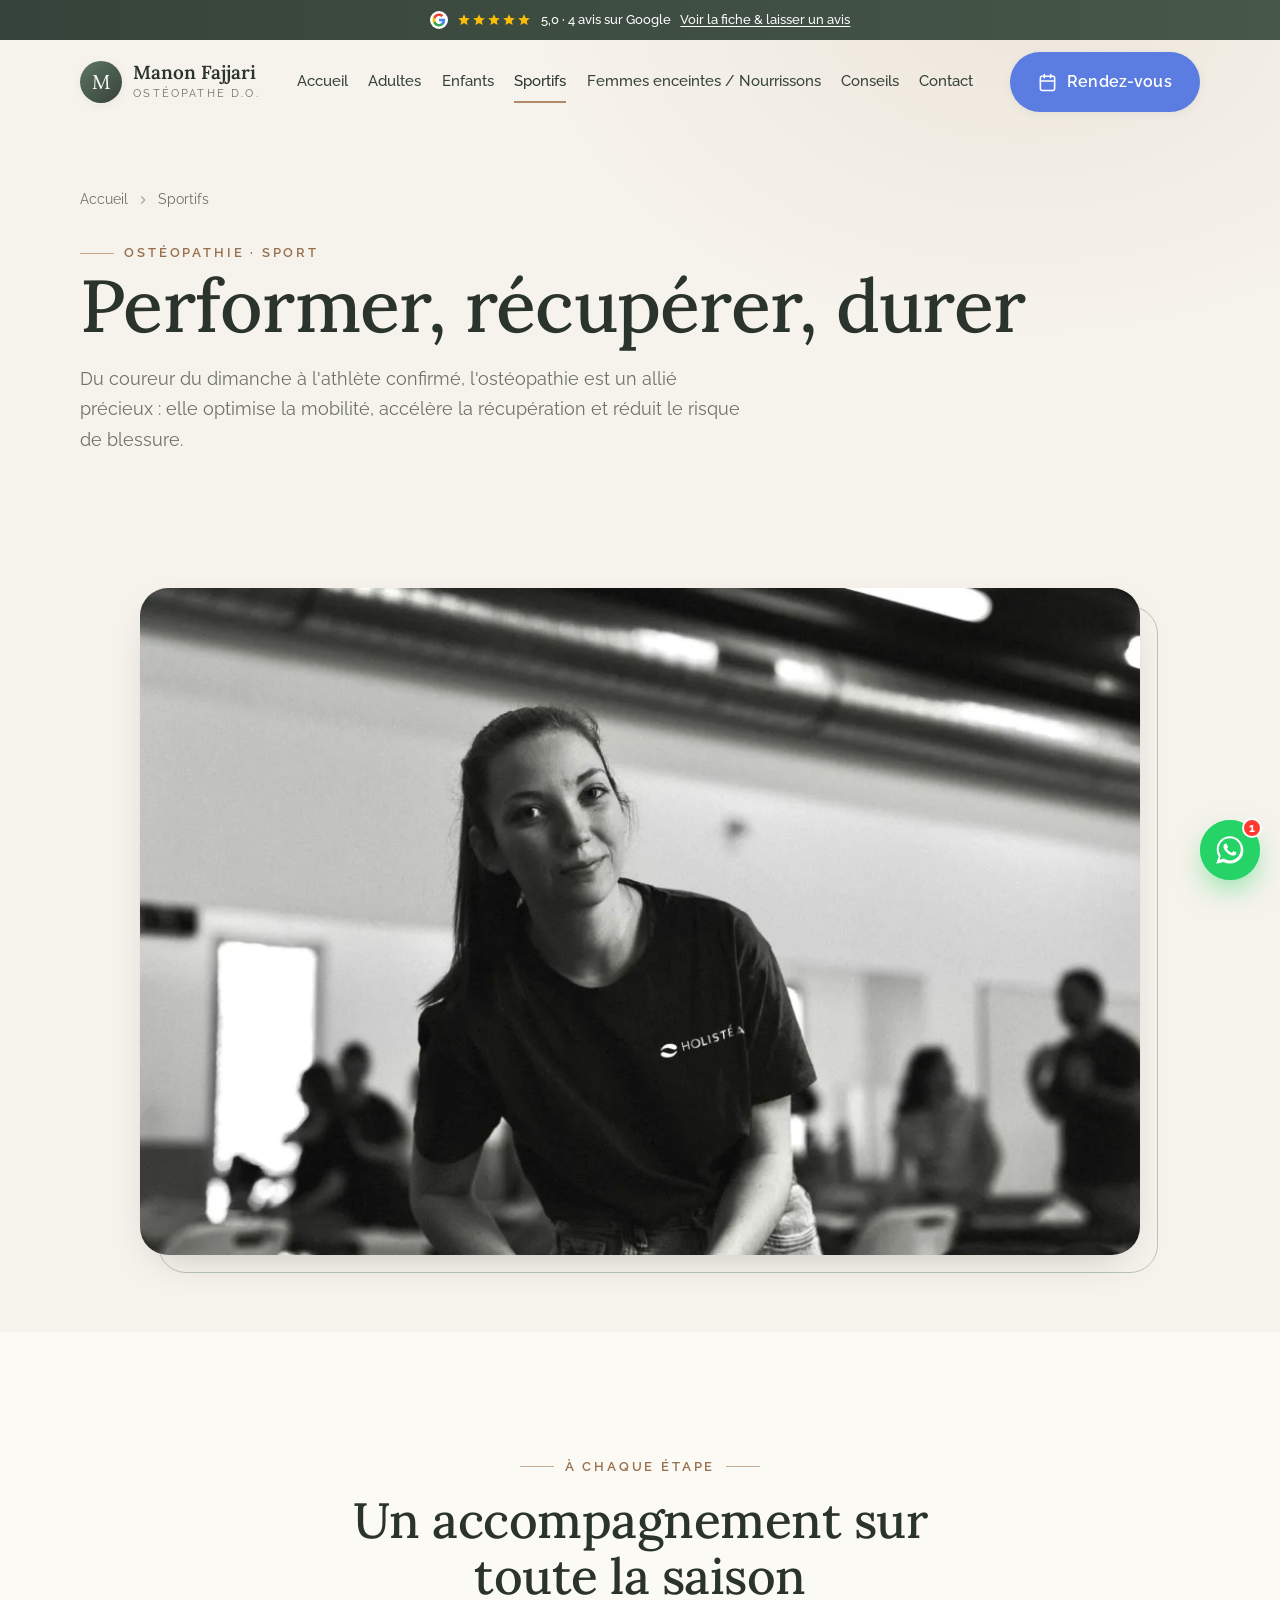
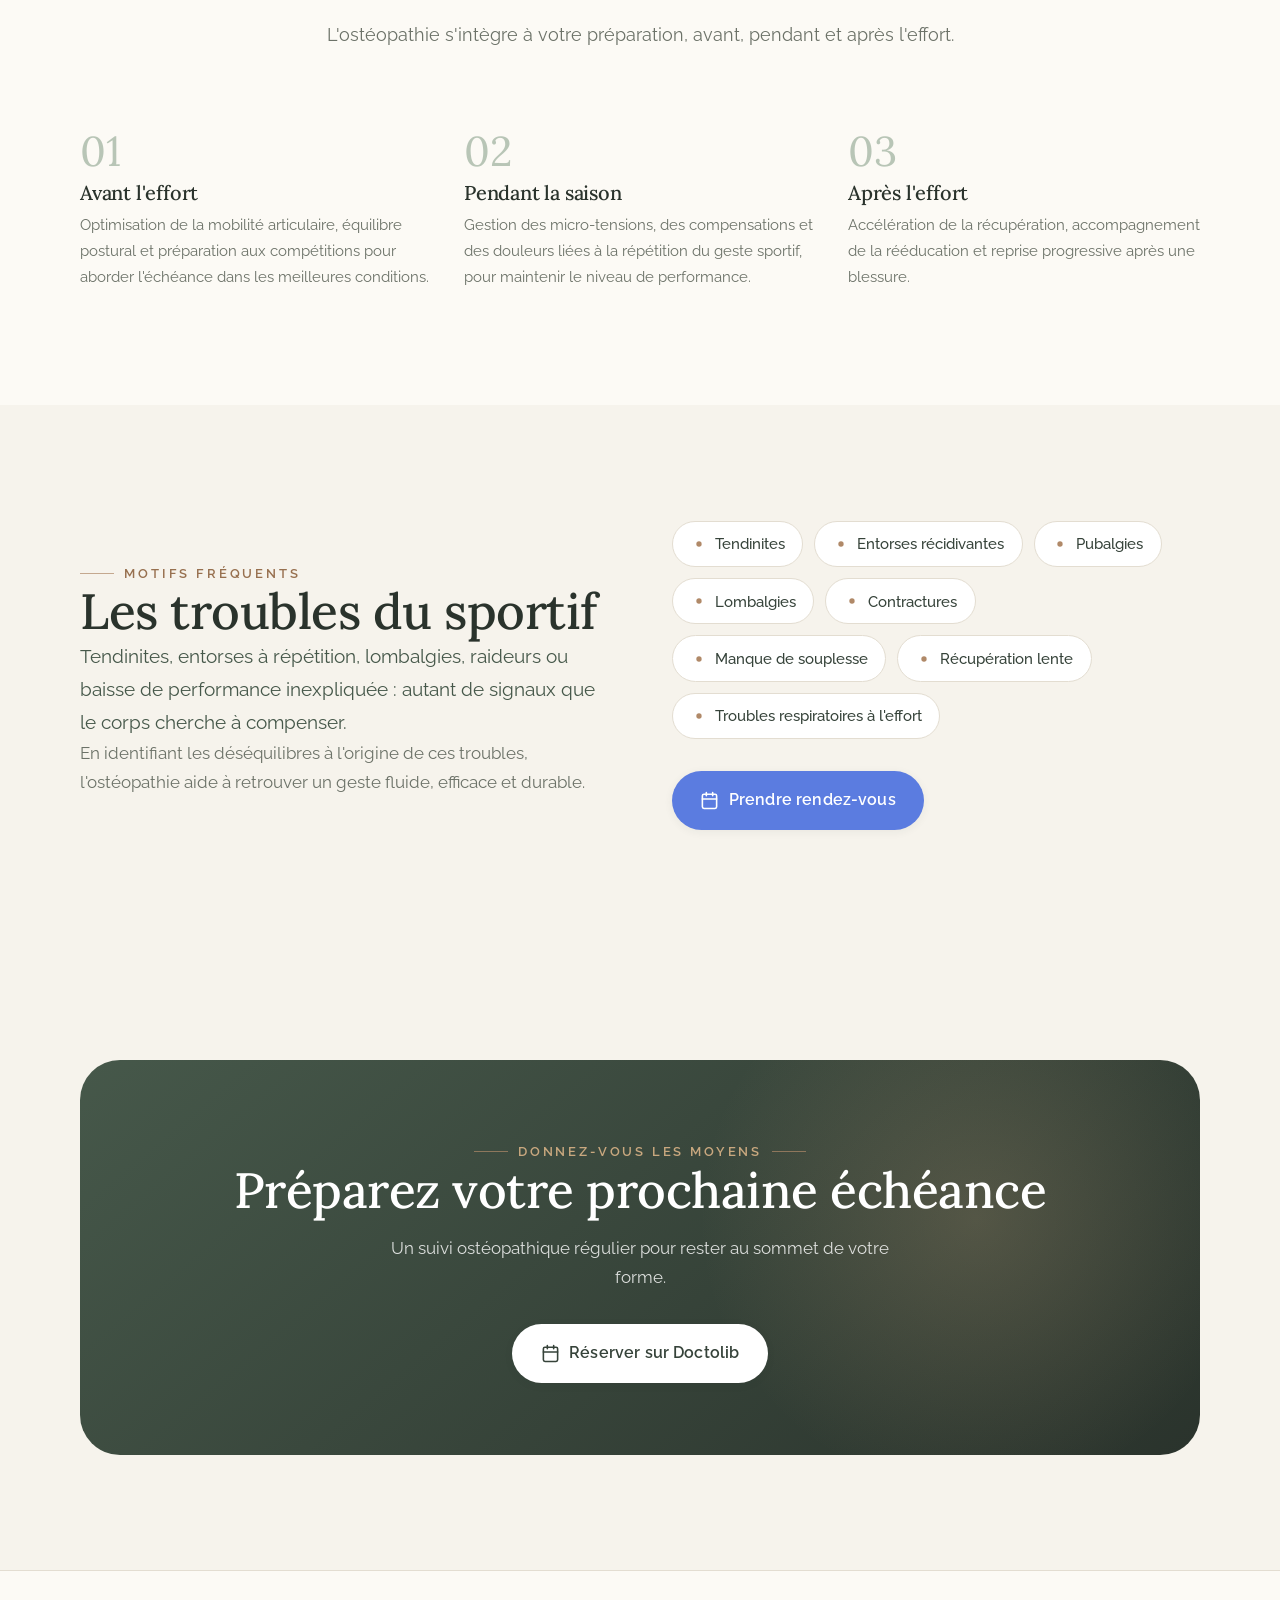
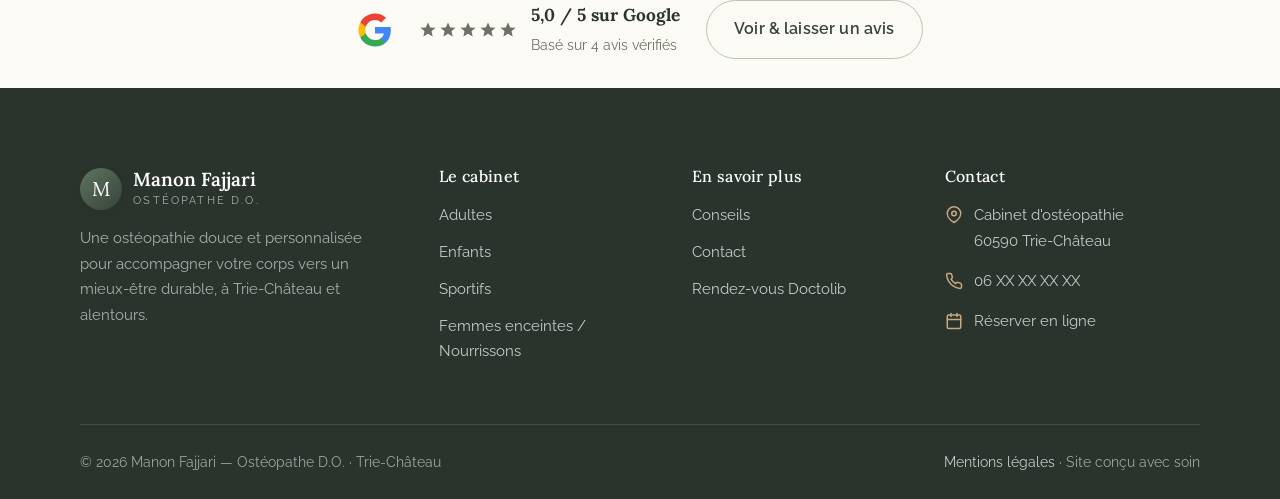
<file: sportifs.html>
<!DOCTYPE html>
<html lang="fr">
<head>
  <meta charset="UTF-8" />
  <meta name="viewport" content="width=device-width, initial-scale=1" />
  <title>Ostéopathie du sport à Trie-Château | Manon Fajjari, Ostéopathe D.O.</title>
  <meta name="description" content="Ostéopathe du sport à Trie-Château (60590). Préparation, récupération, prévention des blessures et optimisation des performances pour sportifs amateurs et confirmés. RDV en ligne sur Doctolib." />
  <meta name="keywords" content="ostéopathe du sport Trie-Château, récupération sportive, prévention blessure, performance, ostéopathie sportif 60590" />
  <meta name="robots" content="index, follow" />
  <link rel="canonical" href="https://www.osteopathe-fajjari.fr/sportifs.html" />
  <meta property="og:type" content="article" />
  <meta property="og:locale" content="fr_FR" />
  <meta property="og:title" content="Ostéopathie du sport — Manon Fajjari" />
  <meta property="og:description" content="Préparez, récupérez et prévenez les blessures grâce à une ostéopathie dédiée aux sportifs, à Trie-Château." />
  <meta property="og:image" content="https://www.osteopathe-fajjari.fr/assets/img/manon-fajjari-osteopathe-portrait.webp" />
  <link rel="preconnect" href="https://fonts.googleapis.com" />
  <link rel="preconnect" href="https://fonts.gstatic.com" crossorigin />
  <link href="https://fonts.googleapis.com/css2?family=Lora:ital,wght@0,400;0,500;0,600;1,400;1,500&family=Raleway:wght@300;400;500;600;700&display=swap" rel="stylesheet" />
  <link rel="stylesheet" href="assets/css/style.css" />
</head>
<body>
  <a class="skip-link" href="#main">Aller au contenu principal</a>
  <header class="site-header">
    <div class="container nav">
      <a class="brand" href="index.html" aria-label="Manon Fajjari, ostéopathe — Accueil">
        <span class="brand-mark" aria-hidden="true">M</span>
        <span class="brand-text"><strong>Manon Fajjari</strong><span>Ostéopathe D.O.</span></span>
      </a>
      <nav class="nav-links" aria-label="Navigation principale">
        <a href="index.html">Accueil</a>
        <a href="adultes.html">Adultes</a>
        <a href="enfants.html">Enfants</a>
        <a href="sportifs.html" aria-current="page">Sportifs</a>
        <a href="femmes-enceintes-nourrissons.html">Femmes enceintes&nbsp;/ Nourrissons</a>
        <a href="conseils.html">Conseils</a>
        <a href="contact.html">Contact</a>
      </nav>
      <div class="nav-cta">
        <a class="btn btn--doctolib btn-desktop-hide" href="https://www.doctolib.fr/osteopathe/trie-chateau/manon-fajjari" target="_blank" rel="noopener">
          <svg viewBox="0 0 24 24" fill="none" stroke="currentColor" stroke-width="2" stroke-linecap="round" stroke-linejoin="round" aria-hidden="true"><rect x="3" y="4" width="18" height="18" rx="2"/><path d="M16 2v4M8 2v4M3 10h18"/></svg>
          Rendez-vous
        </a>
        <button class="nav-toggle" aria-label="Ouvrir le menu" aria-expanded="false"><span></span><span></span><span></span></button>
      </div>
    </div>
  </header>

  <main id="main">
    <section class="page-hero">
      <div class="container">
        <nav class="breadcrumb reveal" aria-label="Fil d'Ariane">
          <a href="index.html">Accueil</a>
          <svg viewBox="0 0 24 24" fill="none" stroke="currentColor" stroke-width="2"><path d="m9 18 6-6-6-6"/></svg>
          <span>Sportifs</span>
        </nav>
        <span class="eyebrow reveal">Ostéopathie · Sport</span>
        <h1 class="reveal" data-delay="1">Performer, récupérer, durer</h1>
        <p class="reveal" data-delay="2">Du coureur du dimanche à l'athlète confirmé, l'ostéopathie est un allié précieux : elle optimise la mobilité, accélère la récupération et réduit le risque de blessure.</p>
      </div>
    </section>

    <section class="section--tight">
      <div class="container">
        <div class="framed-img reveal" style="max-width:1000px;margin-inline:auto;">
          <img src="assets/img/manon-fajjari-osteopathe-portrait.webp" alt="Manon Fajjari, ostéopathe du sport à Trie-Château" width="1000" height="640" />
        </div>
      </div>
    </section>

    <section class="section bg-surface">
      <div class="container">
        <div class="section-head center reveal">
          <span class="eyebrow center">À chaque étape</span>
          <h2>Un accompagnement sur toute la saison</h2>
          <p>L'ostéopathie s'intègre à votre préparation, avant, pendant et après l'effort.</p>
        </div>
        <div class="steps">
          <div class="step reveal">
            <div class="step-num">01</div>
            <h3>Avant l'effort</h3>
            <p>Optimisation de la mobilité articulaire, équilibre postural et préparation aux compétitions pour aborder l'échéance dans les meilleures conditions.</p>
          </div>
          <div class="step reveal" data-delay="1">
            <div class="step-num">02</div>
            <h3>Pendant la saison</h3>
            <p>Gestion des micro-tensions, des compensations et des douleurs liées à la répétition du geste sportif, pour maintenir le niveau de performance.</p>
          </div>
          <div class="step reveal" data-delay="2">
            <div class="step-num">03</div>
            <h3>Après l'effort</h3>
            <p>Accélération de la récupération, accompagnement de la rééducation et reprise progressive après une blessure.</p>
          </div>
        </div>
      </div>
    </section>

    <section class="section">
      <div class="container">
        <div class="split">
          <div class="reveal">
            <span class="eyebrow">Motifs fréquents</span>
            <h2>Les troubles du sportif</h2>
            <p class="lead">Tendinites, entorses à répétition, lombalgies, raideurs ou baisse de performance inexpliquée : autant de signaux que le corps cherche à compenser.</p>
            <p>En identifiant les déséquilibres à l'origine de ces troubles, l'ostéopathie aide à retrouver un geste fluide, efficace et durable.</p>
          </div>
          <div class="reveal" data-delay="2">
            <ul class="pill-list">
              <li class="pill"><svg viewBox="0 0 24 24" fill="currentColor"><circle cx="12" cy="12" r="4"/></svg> Tendinites</li>
              <li class="pill"><svg viewBox="0 0 24 24" fill="currentColor"><circle cx="12" cy="12" r="4"/></svg> Entorses récidivantes</li>
              <li class="pill"><svg viewBox="0 0 24 24" fill="currentColor"><circle cx="12" cy="12" r="4"/></svg> Pubalgies</li>
              <li class="pill"><svg viewBox="0 0 24 24" fill="currentColor"><circle cx="12" cy="12" r="4"/></svg> Lombalgies</li>
              <li class="pill"><svg viewBox="0 0 24 24" fill="currentColor"><circle cx="12" cy="12" r="4"/></svg> Contractures</li>
              <li class="pill"><svg viewBox="0 0 24 24" fill="currentColor"><circle cx="12" cy="12" r="4"/></svg> Manque de souplesse</li>
              <li class="pill"><svg viewBox="0 0 24 24" fill="currentColor"><circle cx="12" cy="12" r="4"/></svg> Récupération lente</li>
              <li class="pill"><svg viewBox="0 0 24 24" fill="currentColor"><circle cx="12" cy="12" r="4"/></svg> Troubles respiratoires à l'effort</li>
            </ul>
            <a class="btn btn--doctolib mt-3" href="https://www.doctolib.fr/osteopathe/trie-chateau/manon-fajjari" target="_blank" rel="noopener">
              <svg viewBox="0 0 24 24" fill="none" stroke="currentColor" stroke-width="2" stroke-linecap="round" stroke-linejoin="round" aria-hidden="true"><rect x="3" y="4" width="18" height="18" rx="2"/><path d="M16 2v4M8 2v4M3 10h18"/></svg>
              Prendre rendez-vous
            </a>
          </div>
        </div>
      </div>
    </section>

    <section class="section cta-band">
      <div class="container">
        <div class="cta-inner reveal">
          <span class="eyebrow center">Donnez-vous les moyens</span>
          <h2>Préparez votre prochaine échéance</h2>
          <p>Un suivi ostéopathique régulier pour rester au sommet de votre forme.</p>
          <div class="hero-actions">
            <a class="btn btn--light" href="https://www.doctolib.fr/osteopathe/trie-chateau/manon-fajjari" target="_blank" rel="noopener">
              <svg viewBox="0 0 24 24" fill="none" stroke="currentColor" stroke-width="2" stroke-linecap="round" stroke-linejoin="round" aria-hidden="true"><rect x="3" y="4" width="18" height="18" rx="2"/><path d="M16 2v4M8 2v4M3 10h18"/></svg>
              Réserver sur Doctolib
            </a>
          </div>
        </div>
      </div>
    </section>
  </main>

  <footer class="site-footer">
    <div class="container">
      <div class="footer-grid">
        <div class="footer-brand">
          <a class="brand" href="index.html" aria-label="Accueil"><span class="brand-mark" aria-hidden="true">M</span><span class="brand-text"><strong>Manon Fajjari</strong><span>Ostéopathe D.O.</span></span></a>
          <p>Une ostéopathie douce et personnalisée pour accompagner votre corps vers un mieux-être durable, à Trie-Château et alentours.</p>
        </div>
        <div><h4>Le cabinet</h4><ul class="footer-links">
          <li><a href="adultes.html">Adultes</a></li><li><a href="enfants.html">Enfants</a></li>
          <li><a href="sportifs.html">Sportifs</a></li><li><a href="femmes-enceintes-nourrissons.html">Femmes enceintes / Nourrissons</a></li>
        </ul></div>
        <div><h4>En savoir plus</h4><ul class="footer-links">
          <li><a href="conseils.html">Conseils</a></li><li><a href="contact.html">Contact</a></li>
          <li><a href="https://www.doctolib.fr/osteopathe/trie-chateau/manon-fajjari" target="_blank" rel="noopener">Rendez-vous Doctolib</a></li>
        </ul></div>
        <div><h4>Contact</h4><ul class="footer-contact">
          <li><svg viewBox="0 0 24 24" fill="none" stroke="currentColor" stroke-width="2" stroke-linecap="round" stroke-linejoin="round"><path d="M21 10c0 7-9 12-9 12s-9-5-9-12a9 9 0 0 1 18 0Z"/><circle cx="12" cy="10" r="3"/></svg><span>Cabinet d'ostéopathie<br/>60590 Trie-Château</span></li>
          <li><svg viewBox="0 0 24 24" fill="none" stroke="currentColor" stroke-width="2" stroke-linecap="round" stroke-linejoin="round"><path d="M22 16.9v3a2 2 0 0 1-2.2 2 19.8 19.8 0 0 1-8.6-3 19.5 19.5 0 0 1-6-6 19.8 19.8 0 0 1-3-8.6A2 2 0 0 1 4.1 2h3a2 2 0 0 1 2 1.7c.1.9.3 1.8.6 2.6a2 2 0 0 1-.5 2.1L8.1 9.5a16 16 0 0 0 6 6l1.1-1.1a2 2 0 0 1 2.1-.5c.8.3 1.7.5 2.6.6a2 2 0 0 1 1.7 2Z"/></svg><a href="tel:+33000000000">06 XX XX XX XX</a></li>
          <li><svg viewBox="0 0 24 24" fill="none" stroke="currentColor" stroke-width="2" stroke-linecap="round" stroke-linejoin="round"><rect x="3" y="4" width="18" height="18" rx="2"/><path d="M16 2v4M8 2v4M3 10h18"/></svg><a href="https://www.doctolib.fr/osteopathe/trie-chateau/manon-fajjari" target="_blank" rel="noopener">Réserver en ligne</a></li>
        </ul></div>
      </div>
      <div class="footer-bottom">
        <span>© <span data-year>2026</span> Manon Fajjari — Ostéopathe D.O. · Trie-Château</span>
        <span><a href="contact.html">Mentions légales</a> · Site conçu avec soin</span>
      </div>
    </div>
  </footer>
  <script src="assets/js/main.js"></script>
</body>
</html>
</file>
<file: assets/css/style.css>
/* =========================================================================
   Manon Fajjari — Ostéopathe D.O. à Trie-Château
   Design system : bien-être haut de gamme
   Palette : sauge / eucalyptus + crème + bois & laiton
   Typo : Lora (serif, titres) + Raleway (sans, texte)
   ========================================================================= */

/* ---------- Tokens ---------- */
:root {
  /* Couleurs */
  --sage-900: #2a332c;
  --sage-800: #36433a;
  --sage-700: #46584a;
  --sage-600: #5e7561;
  --sage-500: #7a8f7c;
  --sage-300: #b8c5b6;
  --sage-200: #d6dfd3;
  --sage-100: #e8eee5;

  --cream:    #f6f3ec;
  --cream-2:  #efe9dd;
  --surface:  #ffffff;
  --surface-2:#fcfaf5;
  --sand:     #e7dcc9;

  --brass:    #b08968;   /* accent chaud, haut de gamme */
  --brass-dk: #97704f;
  --gold-soft:#c9a87f;

  --ink:      #25302a;
  --muted:    #6c7268;
  --line:     #e3ddd1;

  /* Couleurs sémantiques */
  --color-primary: var(--sage-600);
  --color-accent:  var(--brass);
  --color-bg:      var(--cream);
  --color-text:    var(--ink);

  /* Typo */
  --font-serif: 'Lora', Georgia, 'Times New Roman', serif;
  --font-sans:  'Raleway', -apple-system, BlinkMacSystemFont, 'Segoe UI', sans-serif;

  /* Échelle d'espacement (8pt) */
  --space-1: .5rem;  --space-2: 1rem;  --space-3: 1.5rem;
  --space-4: 2rem;   --space-5: 3rem;  --space-6: 4rem;
  --space-7: 6rem;   --space-8: 8rem;

  /* Rayons */
  --r-sm: 10px; --r-md: 18px; --r-lg: 28px; --r-xl: 40px;
  --r-organic: 56% 44% 60% 40% / 48% 52% 48% 52%;

  /* Ombres douces */
  --shadow-sm: 0 2px 10px rgba(42,51,44,.06);
  --shadow-md: 0 14px 40px -18px rgba(42,51,44,.30);
  --shadow-lg: 0 40px 80px -32px rgba(42,51,44,.38);

  /* Layout */
  --container: 1200px;
  --header-h: 84px;

  --ease: cubic-bezier(.22,.61,.36,1);
}

/* ---------- Reset ---------- */
*,*::before,*::after { box-sizing: border-box; }
* { margin: 0; }
html { scroll-behavior: smooth; -webkit-text-size-adjust: 100%; }
body {
  font-family: var(--font-sans);
  font-size: 17px;
  line-height: 1.7;
  color: var(--color-text);
  background: var(--color-bg);
  -webkit-font-smoothing: antialiased;
  text-rendering: optimizeLegibility;
  overflow-x: hidden;
}
img,svg,video { display: block; max-width: 100%; height: auto; }
a { color: inherit; text-decoration: none; }
ul { list-style: none; padding: 0; }
button { font-family: inherit; cursor: pointer; }
:focus-visible { outline: 3px solid var(--brass); outline-offset: 3px; border-radius: 4px; }

/* ---------- Typo ---------- */
h1,h2,h3,h4 { font-family: var(--font-serif); font-weight: 500; line-height: 1.12; color: var(--sage-900); letter-spacing: -.01em; }
h1 { font-size: clamp(2.5rem, 6vw, 4.6rem); }
h2 { font-size: clamp(2rem, 4vw, 3.1rem); }
h3 { font-size: clamp(1.35rem, 2.4vw, 1.8rem); }
h4 { font-size: 1.2rem; }
p  { color: var(--muted); }
strong { color: var(--sage-800); font-weight: 600; }

.eyebrow {
  font-family: var(--font-sans);
  font-size: .8rem; font-weight: 600;
  letter-spacing: .22em; text-transform: uppercase;
  color: var(--brass-dk);
  display: inline-flex; align-items: center; gap: .65rem;
}
.eyebrow::before {
  content: ""; width: 34px; height: 1px; background: var(--brass); opacity: .7;
}
.eyebrow.center::after { content:""; width:34px; height:1px; background:var(--brass); opacity:.7; }

.lead { font-size: 1.18rem; color: var(--sage-700); line-height: 1.75; }
.serif-accent { font-family: var(--font-serif); font-style: italic; color: var(--brass-dk); }

/* ---------- Layout helpers ---------- */
.container { width: 100%; max-width: var(--container); margin-inline: auto; padding-inline: clamp(1.25rem, 4vw, 2.5rem); }
.section { padding-block: clamp(4rem, 9vw, 7.5rem); }
.section--tight { padding-block: clamp(3rem, 6vw, 5rem); }
.section-head { max-width: 680px; margin-bottom: clamp(2.5rem,5vw,4rem); }
.section-head.center { margin-inline: auto; text-align: center; }
.section-head h2 { margin: 1rem 0 1rem; }
.section-head p  { font-size: 1.1rem; }

.grid { display: grid; gap: clamp(1.25rem, 3vw, 2.25rem); }
@media(min-width:640px){ .grid-2{grid-template-columns:repeat(2,1fr);} }
@media(min-width:880px){ .grid-3{grid-template-columns:repeat(3,1fr);} .grid-4{grid-template-columns:repeat(4,1fr);} }
@media(max-width:879px){ .grid-4{grid-template-columns:repeat(2,1fr);} }

.split { display: grid; gap: clamp(2rem,5vw,4.5rem); align-items: center; }
@media(min-width:920px){ .split{ grid-template-columns: 1fr 1fr; } .split.wide-text{grid-template-columns:1.1fr 1fr;} }

.text-center { text-align: center; }

/* ---------- Boutons ---------- */
.btn {
  --btn-bg: var(--sage-600); --btn-fg: #fff;
  display: inline-flex; align-items: center; justify-content: center; gap: .6rem;
  padding: .95rem 1.7rem; min-height: 52px;
  font-weight: 600; font-size: .98rem; letter-spacing: .01em;
  background: var(--btn-bg); color: var(--btn-fg);
  border: 1px solid transparent; border-radius: 100px;
  transition: transform .25s var(--ease), box-shadow .25s var(--ease), background .25s var(--ease);
  box-shadow: var(--shadow-sm);
}
.btn svg { width: 19px; height: 19px; }
.btn:hover { transform: translateY(-3px); box-shadow: var(--shadow-md); }
.btn:active { transform: translateY(-1px); }

.btn--doctolib { --btn-bg: #5b7ce0; /* bleu Doctolib */ }
.btn--doctolib:hover { --btn-bg: #4a6cd4; }
.btn--accent { --btn-bg: var(--brass); }
.btn--accent:hover { --btn-bg: var(--brass-dk); }
.btn--ghost {
  --btn-bg: transparent; --btn-fg: var(--sage-800);
  border-color: var(--sage-300); box-shadow: none;
}
.btn--ghost:hover { --btn-bg: var(--sage-100); border-color: var(--sage-500); }
.btn--light { --btn-bg:#fff; --btn-fg: var(--sage-800); }
.btn--block { width: 100%; }

/* ---------- Header / Nav ---------- */
.site-header {
  position: fixed; inset: 0 0 auto 0; z-index: 100;
  height: var(--header-h);
  display: flex; align-items: center;
  transition: background .35s var(--ease), box-shadow .35s var(--ease), height .35s var(--ease);
}
.site-header.scrolled {
  background: rgba(246,243,236,.82);
  backdrop-filter: blur(14px); -webkit-backdrop-filter: blur(14px);
  box-shadow: 0 1px 0 var(--line);
  height: 72px;
}
.nav { display: flex; align-items: center; justify-content: space-between; width: 100%; }
.brand { display: flex; align-items: center; gap: .7rem; }
.brand-mark {
  width: 42px; height: 42px; border-radius: 50%;
  background: linear-gradient(140deg, var(--sage-600), var(--sage-800));
  color: #fff; display: grid; place-items: center;
  font-family: var(--font-serif); font-size: 1.25rem; box-shadow: var(--shadow-sm);
}
.brand-text { line-height: 1.05; }
.brand-text strong { display: block; font-family: var(--font-serif); font-size: 1.18rem; color: var(--sage-900); font-weight: 600; }
.brand-text span { font-size: .68rem; letter-spacing: .2em; text-transform: uppercase; color: var(--muted); }

.nav-links { display: flex; align-items: center; gap: clamp(.5rem,1.6vw,1.7rem); }
.nav-links a {
  font-size: .95rem; font-weight: 500; color: var(--sage-800);
  padding: .4rem 0; position: relative; transition: color .2s;
}
.nav-links a::after {
  content:""; position:absolute; left:0; bottom:-2px; width:0; height:2px;
  background: var(--brass); transition: width .28s var(--ease);
}
.nav-links a:hover { color: var(--sage-900); }
.nav-links a:hover::after, .nav-links a[aria-current="page"]::after { width:100%; }
.nav-links a[aria-current="page"] { color: var(--sage-900); }

.nav-cta { display: flex; align-items: center; gap: 1rem; }
.nav-toggle {
  display: none; width: 48px; height: 48px; background: transparent; border: 0;
  flex-direction: column; gap: 5px; align-items: center; justify-content: center;
}
.nav-toggle span { width: 26px; height: 2px; background: var(--sage-900); border-radius: 2px; transition: transform .3s var(--ease), opacity .3s; }
.nav-toggle[aria-expanded="true"] span:nth-child(1){ transform: translateY(7px) rotate(45deg); }
.nav-toggle[aria-expanded="true"] span:nth-child(2){ opacity: 0; }
.nav-toggle[aria-expanded="true"] span:nth-child(3){ transform: translateY(-7px) rotate(-45deg); }

@media(max-width: 1000px){
  .nav-toggle { display: flex; }
  .nav-links {
    position: fixed; inset: var(--header-h) 0 auto 0;
    flex-direction: column; align-items: flex-start; gap: 0;
    background: var(--surface); padding: 1rem clamp(1.25rem,4vw,2.5rem) 2rem;
    box-shadow: var(--shadow-lg);
    transform: translateY(-12px); opacity: 0; pointer-events: none;
    transition: transform .3s var(--ease), opacity .3s var(--ease);
    border-top: 1px solid var(--line);
  }
  .nav-links.open { transform: translateY(0); opacity: 1; pointer-events: auto; }
  .nav-links a { width: 100%; padding: .95rem 0; border-bottom: 1px solid var(--line); font-size: 1.05rem; }
  .nav-links a::after { display:none; }
  .nav-cta .btn-desktop-hide { display:none; }
}

/* ---------- Hero ---------- */
.hero {
  position: relative; padding-top: calc(var(--header-h) + clamp(2rem,6vw,4.5rem));
  padding-bottom: clamp(3rem,7vw,5.5rem);
  overflow: hidden;
}
.hero::before {
  content:""; position:absolute; top:-20%; right:-10%; width:55vw; height:55vw; max-width:780px; max-height:780px;
  background: radial-gradient(circle at 30% 30%, rgba(176,137,104,.16), transparent 62%);
  z-index:0; pointer-events:none;
}
.hero .container { position: relative; z-index: 1; }
.hero-grid { display: grid; gap: clamp(2rem,5vw,4rem); align-items: center; }
@media(min-width: 940px){ .hero-grid { grid-template-columns: 1.05fr .95fr; } }
.hero h1 { margin: 1.4rem 0; }
.hero h1 .serif-accent { display: block; }
.hero-desc { max-width: 33ch; }
.hero-actions { display: flex; flex-wrap: wrap; gap: 1rem; margin-top: 2rem; }
.hero-meta { display: flex; flex-wrap: wrap; gap: 1.6rem 2.4rem; margin-top: 2.6rem; padding-top: 1.8rem; border-top: 1px solid var(--line); }
.hero-meta div { line-height: 1.2; }
.hero-meta b { font-family: var(--font-serif); font-size: 1.7rem; color: var(--sage-700); display:block; }
.hero-meta span { font-size: .82rem; color: var(--muted); letter-spacing: .03em; }

.hero-figure { position: relative; }
.hero-figure img {
  width: 100%; aspect-ratio: 4/5; object-fit: cover;
  border-radius: var(--r-xl) var(--r-xl) var(--r-xl) 120px;
  box-shadow: var(--shadow-lg);
}
.hero-badge {
  position: absolute; right: -18px; bottom: 30px;
  width: fit-content;
  background: var(--surface); border-radius: var(--r-md); padding: 1rem 1.3rem;
  box-shadow: var(--shadow-md); display: flex; align-items: center; gap: .85rem; max-width: 250px;
}
.hero-badge .ic { width:44px;height:44px;border-radius:50%;background:var(--sage-100);color:var(--sage-700);display:grid;place-items:center;flex-shrink:0; }
.hero-badge .ic svg{width:22px;height:22px;}
.hero-badge b { font-family: var(--font-serif); font-size: 1rem; color: var(--sage-900); display:block; }
.hero-badge span { font-size: .8rem; color: var(--muted); }
.hero-leaf { position:absolute; top:-26px; right:-10px; width:96px; opacity:.9; color: var(--sage-300); z-index:-1; }

/* ---------- Cards ---------- */
.card {
  background: var(--surface); border: 1px solid var(--line); border-radius: var(--r-lg);
  padding: clamp(1.6rem, 3vw, 2.2rem);
  transition: transform .35s var(--ease), box-shadow .35s var(--ease), border-color .35s;
  height: 100%;
}
.card:hover { transform: translateY(-6px); box-shadow: var(--shadow-md); border-color: var(--sage-200); }
.card .ic {
  width: 58px; height: 58px; border-radius: 16px;
  background: linear-gradient(150deg, var(--sage-100), var(--sage-200));
  color: var(--sage-700); display: grid; place-items: center; margin-bottom: 1.3rem;
}
.card .ic svg { width: 28px; height: 28px; }
.card h3 { margin-bottom: .6rem; }
.card p { font-size: .98rem; }
.card--accent .ic { background: linear-gradient(150deg,#f0e3d4,#e6d2bb); color: var(--brass-dk); }

/* Liste de motifs / symptômes */
.pill-list { display: flex; flex-wrap: wrap; gap: .7rem; }
.pill {
  display: inline-flex; align-items: center; gap: .5rem;
  background: var(--surface); border: 1px solid var(--line); border-radius: 100px;
  padding: .6rem 1.1rem; font-size: .92rem; color: var(--sage-800); font-weight: 500;
  transition: background .2s, border-color .2s, transform .2s;
}
.pill:hover { background: var(--sage-100); border-color: var(--sage-300); transform: translateY(-2px); }
.pill svg { width: 16px; height: 16px; color: var(--brass); }

/* Liste à puces feuille */
.check-list { display: grid; gap: 1rem; }
.check-list li { display: flex; gap: .9rem; align-items: flex-start; color: var(--sage-800); }
.check-list li svg { width: 22px; height: 22px; color: var(--sage-600); flex-shrink: 0; margin-top: 3px; }
.check-list li strong { display:block; }
.check-list li span { color: var(--muted); font-size: .96rem; }

/* ---------- Image décorative ---------- */
.framed-img { position: relative; }
.framed-img img { border-radius: var(--r-lg); box-shadow: var(--shadow-md); width:100%; }
.framed-img.organic img { border-radius: var(--r-xl) 120px var(--r-xl) var(--r-xl); }
.framed-img::after {
  content:""; position:absolute; inset: 18px -18px -18px 18px; border:1px solid var(--sage-300);
  border-radius: var(--r-lg); z-index:-1;
}

/* ---------- Bandeau étapes ---------- */
.steps { counter-reset: step; display:grid; gap: clamp(1.25rem,3vw,2rem); }
@media(min-width:820px){ .steps{ grid-template-columns: repeat(3,1fr); } }
.step { position: relative; padding-top: 1rem; }
.step-num {
  font-family: var(--font-serif); font-size: 2.6rem; color: var(--sage-300);
  line-height: 1; margin-bottom: .6rem;
}
.step h3 { font-size: 1.25rem; margin-bottom: .5rem; }
.step p { font-size: .96rem; }

/* ---------- Stats band ---------- */
.band { background: var(--sage-800); color: #fff; }
.band .eyebrow { color: var(--gold-soft); }
.band h2, .band h3 { color: #fff; }
.band p { color: rgba(255,255,255,.78); }
.stats { display:grid; gap: 2rem; text-align:center; }
@media(min-width:680px){ .stats{ grid-template-columns: repeat(4,1fr); } }
.stat b { font-family: var(--font-serif); font-size: clamp(2.4rem,5vw,3.4rem); color:#fff; display:block; }
.stat span { color: rgba(255,255,255,.72); font-size:.9rem; letter-spacing:.04em; }
.stat + .stat { position: relative; }

/* ---------- Témoignages ---------- */
.quote {
  background: var(--surface-2); border: 1px solid var(--line); border-radius: var(--r-lg);
  padding: clamp(1.8rem,3vw,2.4rem); position: relative; height:100%;
}
.quote .stars { color: var(--brass); display:flex; gap:3px; margin-bottom: 1rem; }
.quote .stars svg { width:18px; height:18px; }
.quote blockquote { font-family: var(--font-serif); font-style: italic; font-size: 1.12rem; color: var(--sage-800); line-height: 1.6; }
.quote figcaption { margin-top: 1.3rem; font-weight: 600; color: var(--sage-900); font-size:.95rem; }
.quote figcaption span { display:block; font-weight:400; color: var(--muted); font-size:.85rem; }

/* ---------- CTA band ---------- */
.cta-band { position: relative; overflow: hidden; }
.cta-inner {
  background: linear-gradient(140deg, var(--sage-700), var(--sage-900));
  color:#fff; border-radius: var(--r-xl); padding: clamp(2.5rem,6vw,4.5rem);
  text-align: center; position: relative; overflow: hidden;
}
.cta-inner::before {
  content:""; position:absolute; top:-40%; right:-10%; width:60%; height:160%;
  background: radial-gradient(circle, rgba(201,168,127,.22), transparent 60%);
}
.cta-inner h2 { color:#fff; position:relative; }
.cta-inner p { color: rgba(255,255,255,.82); position:relative; max-width: 540px; margin:1rem auto 2rem; }
.cta-inner .hero-actions { justify-content:center; position:relative; }
.cta-inner .eyebrow { color: var(--gold-soft); justify-content:center; }

/* ---------- Infos pratiques / Contact ---------- */
.info-card {
  background: var(--surface); border:1px solid var(--line); border-radius: var(--r-lg);
  padding: clamp(1.5rem,3vw,2rem); display:flex; gap:1.1rem; align-items:flex-start;
}
.info-card .ic { width:50px;height:50px;border-radius:14px;background:var(--sage-100);color:var(--sage-700);display:grid;place-items:center;flex-shrink:0;}
.info-card .ic svg{width:24px;height:24px;}
.info-card h4 { font-family: var(--font-serif); margin-bottom:.25rem; color:var(--sage-900); }
.info-card p, .info-card a { font-size:.96rem; color: var(--muted); }
.info-card a:hover { color: var(--brass-dk); }

.hours-table { width:100%; border-collapse: collapse; }
.hours-table th, .hours-table td { text-align:left; padding:.7rem 0; border-bottom:1px solid var(--line); font-size:.96rem; }
.hours-table th { font-weight:600; color:var(--sage-800); }
.hours-table td { color: var(--muted); }

.map-embed { border:0; width:100%; height:100%; min-height: 340px; border-radius: var(--r-lg); filter: saturate(.9); }

/* ---------- Page hero (intérieures) ---------- */
.page-hero {
  padding-top: calc(var(--header-h) + clamp(2.5rem,6vw,4rem));
  padding-bottom: clamp(2rem,5vw,3.5rem);
  position: relative; overflow:hidden;
}
.page-hero::before {
  content:""; position:absolute; inset:0;
  background: radial-gradient(70% 120% at 80% 0%, rgba(176,137,104,.12), transparent 55%);
}
.page-hero .container { position: relative; }
.breadcrumb { display:flex; gap:.5rem; align-items:center; font-size:.85rem; color:var(--muted); margin-bottom:1.4rem; }
.breadcrumb a:hover { color: var(--brass-dk); }
.breadcrumb svg { width:14px;height:14px;opacity:.6; }
.page-hero h1 { margin-bottom: 1.1rem; }
.page-hero p { max-width: 60ch; font-size:1.12rem; }

/* ---------- FAQ ---------- */
.faq-item { border-bottom: 1px solid var(--line); }
.faq-q {
  width:100%; text-align:left; background:transparent; border:0;
  display:flex; justify-content:space-between; align-items:center; gap:1rem;
  padding: 1.4rem 0; font-family: var(--font-serif); font-size: 1.15rem; color: var(--sage-900);
}
.faq-q svg { width:22px;height:22px; color:var(--brass); flex-shrink:0; transition: transform .3s var(--ease); }
.faq-q[aria-expanded="true"] svg { transform: rotate(45deg); }
.faq-a { max-height:0; overflow:hidden; transition: max-height .4s var(--ease); }
.faq-a-inner { padding-bottom: 1.4rem; color: var(--muted); }

/* ---------- Conseils / articles ---------- */
.article-card { display:flex; flex-direction:column; background:var(--surface); border:1px solid var(--line); border-radius:var(--r-lg); overflow:hidden; height:100%; transition: transform .35s var(--ease), box-shadow .35s var(--ease);}
.article-card:hover { transform:translateY(-6px); box-shadow: var(--shadow-md); }
.article-card .body { padding: 1.5rem 1.6rem 1.8rem; }
.article-card .tag { font-size:.75rem; letter-spacing:.12em; text-transform:uppercase; color:var(--brass-dk); font-weight:600; }
.article-card h3 { font-size:1.25rem; margin:.6rem 0 .7rem; }
.article-card p { font-size:.96rem; }

/* ---------- Footer ---------- */
.site-footer { background: var(--sage-900); color: rgba(255,255,255,.74); padding-top: clamp(3.5rem,7vw,5rem); }
.footer-grid { display:grid; gap:2.5rem; padding-bottom: 3rem; }
@media(min-width:760px){ .footer-grid{ grid-template-columns: 1.5fr 1fr 1fr 1.2fr; } }
.site-footer h4 { color:#fff; font-size:1rem; margin-bottom:1.1rem; letter-spacing:.02em; }
.site-footer a { color: rgba(255,255,255,.74); transition: color .2s; }
.site-footer a:hover { color:#fff; }
.footer-links li { margin-bottom:.7rem; font-size:.94rem; }
.footer-brand .brand-text strong { color:#fff; }
.footer-brand .brand-text span { color: rgba(255,255,255,.6); }
.footer-brand p { color: rgba(255,255,255,.6); margin-top:1rem; font-size:.94rem; max-width: 32ch; }
.footer-contact li { display:flex; gap:.7rem; margin-bottom:.9rem; font-size:.94rem; align-items:flex-start; }
.footer-contact svg { width:18px;height:18px;color:var(--gold-soft);flex-shrink:0;margin-top:3px; }
.footer-bottom { border-top:1px solid rgba(255,255,255,.12); padding:1.6rem 0; display:flex; flex-wrap:wrap; gap:1rem; justify-content:space-between; font-size:.85rem; color:rgba(255,255,255,.55); }
.footer-bottom a:hover { color:#fff; }

/* ---------- Animations reveal ---------- */
.reveal { opacity:0; transform: translateY(26px); transition: opacity .7s var(--ease), transform .7s var(--ease); }
.reveal.in { opacity:1; transform: none; }
.reveal[data-delay="1"]{ transition-delay:.08s; }
.reveal[data-delay="2"]{ transition-delay:.16s; }
.reveal[data-delay="3"]{ transition-delay:.24s; }
.reveal[data-delay="4"]{ transition-delay:.32s; }

@media (prefers-reduced-motion: reduce){
  html { scroll-behavior: auto; }
  *,*::before,*::after { animation-duration:.001ms !important; transition-duration:.001ms !important; }
  .reveal { opacity:1; transform:none; }
}

/* ---------- Utilitaires ---------- */
.mt-1{margin-top:var(--space-2);} .mt-2{margin-top:var(--space-3);} .mt-3{margin-top:var(--space-4);}
.mb-0{margin-bottom:0;}
.skip-link { position:absolute; left:-9999px; top:0; background:var(--sage-800); color:#fff; padding:.8rem 1.2rem; z-index:200; border-radius:0 0 8px 0; }
.skip-link:focus { left:0; }
.bg-surface { background: var(--surface-2); }
.divider-leaf { display:flex; align-items:center; justify-content:center; gap:1rem; color:var(--sage-300); margin: 0 auto; }
.divider-leaf svg{width:26px;height:26px;} .divider-leaf::before,.divider-leaf::after{content:"";height:1px;width:60px;background:var(--sage-200);}

/* =========================================================================
   Barre d'avis Google (haut de page) + décalage de l'en-tête
   ========================================================================= */
:root { --topbar-h: 40px; }

.gmb-topbar {
  position: fixed; top: 0; left: 0; right: 0; height: var(--topbar-h); z-index: 101;
  display: flex; align-items: center; justify-content: center; gap: .6rem;
  padding-inline: 1rem;
  background: linear-gradient(90deg, var(--sage-800), var(--sage-700));
  color: #fff; font-size: .82rem;
  transition: transform .35s var(--ease);
}
.gmb-topbar.hidden { transform: translateY(-100%); }
.gmb-topbar a { display: inline-flex; align-items: center; gap: .6rem; color: #fff; font-weight: 500; }
.gmb-topbar .g-logo { width: 18px; height: 18px; background: #fff; border-radius: 50%; padding: 2px; flex-shrink: 0; }
.gmb-topbar .stars { display: inline-flex; gap: 1px; color: #fbbc05; }
.gmb-topbar .stars svg { width: 14px; height: 14px; }
.gmb-topbar .tb-cta { text-decoration: underline; text-underline-offset: 2px; white-space: nowrap; }
@media (max-width: 600px){ .gmb-topbar .tb-text { display: none; } .gmb-topbar { font-size: .78rem; } }

/* L'en-tête descend sous la barre Google, puis remonte au défilement */
.site-header { top: var(--topbar-h); transition: background .35s var(--ease), box-shadow .35s var(--ease), height .35s var(--ease), top .35s var(--ease); }
.site-header.scrolled { top: 0; }

/* On réserve la hauteur de la barre dans les héros */
.hero { padding-top: calc(var(--topbar-h) + var(--header-h) + clamp(2rem, 6vw, 4.5rem)); }
.page-hero { padding-top: calc(var(--topbar-h) + var(--header-h) + clamp(2.5rem, 6vw, 4rem)); }

/* =========================================================================
   Bloc d'avis Google (bas de page)
   ========================================================================= */
.gmb-footerbar { background: var(--surface-2); border-top: 1px solid var(--line); }
.gmb-footerbar .inner {
  display: flex; flex-wrap: wrap; align-items: center; justify-content: center;
  gap: 1rem 1.6rem; text-align: center; padding-block: 1.8rem;
}
.gmb-footerbar .g-logo { width: 36px; height: 36px; flex-shrink: 0; }
.gmb-footerbar .rev { display: flex; align-items: center; gap: .9rem; text-align: left; }
.gmb-footerbar .stars { display: inline-flex; gap: 2px; color: #fbbc05; }
.gmb-footerbar .stars svg { width: 18px; height: 18px; }
.gmb-footerbar b { font-family: var(--font-serif); color: var(--sage-900); font-size: 1.08rem; display: block; }
.gmb-footerbar .rev span { color: var(--muted); font-size: .9rem; }

/* =========================================================================
   Widget WhatsApp flottant
   ========================================================================= */
.wa-fab {
  position: fixed; right: 20px; bottom: 20px; z-index: 130;
  width: 60px; height: 60px; border-radius: 50%;
  background: #25d366; color: #fff; border: 0; cursor: pointer;
  display: grid; place-items: center;
  box-shadow: 0 12px 30px -6px rgba(37,211,102,.6);
  transition: transform .25s var(--ease), box-shadow .25s var(--ease);
}
.wa-fab:hover { transform: translateY(-3px) scale(1.05); box-shadow: 0 16px 36px -6px rgba(37,211,102,.7); }
.wa-fab svg { width: 34px; height: 34px; }
.wa-fab .wa-ping {
  position: absolute; inset: 0; border-radius: 50%; background: #25d366;
  opacity: .55; z-index: -1; animation: wa-ping 2.4s var(--ease) infinite;
}
@keyframes wa-ping { 0% { transform: scale(1); opacity: .5; } 70%,100% { transform: scale(1.7); opacity: 0; } }
.wa-fab .wa-dot {
  position: absolute; top: -2px; right: -2px; width: 20px; height: 20px; border-radius: 50%;
  background: #ff3b30; color: #fff; font-size: .72rem; font-weight: 700;
  display: grid; place-items: center; border: 2px solid #fff;
}

.wa-panel {
  position: fixed; right: 20px; bottom: 92px; z-index: 130;
  width: 340px; max-width: calc(100vw - 32px);
  background: #fff; border-radius: 18px; overflow: hidden;
  box-shadow: var(--shadow-lg);
  transform: translateY(16px) scale(.96); opacity: 0; pointer-events: none;
  transform-origin: bottom right;
  transition: transform .3s var(--ease), opacity .3s var(--ease);
}
.wa-panel.open { transform: none; opacity: 1; pointer-events: auto; }
.wa-head { background: #075e54; color: #fff; padding: 1rem 1.1rem; display: flex; align-items: center; gap: .85rem; }
.wa-head .av {
  width: 46px; height: 46px; border-radius: 50%; background: #25d366;
  display: grid; place-items: center; font-family: var(--font-serif); font-size: 1.25rem; flex-shrink: 0;
  position: relative;
}
.wa-head .av::after { content:""; position:absolute; right:1px; bottom:1px; width:11px; height:11px; border-radius:50%; background:#4ade80; border:2px solid #075e54; }
.wa-head .who b { display: block; font-size: .98rem; line-height: 1.2; }
.wa-head .who span { font-size: .76rem; opacity: .82; }
.wa-head .wa-close { margin-left: auto; background: transparent; border: 0; color: #fff; cursor: pointer; width: 34px; height: 34px; display: grid; place-items: center; border-radius: 50%; }
.wa-head .wa-close:hover { background: rgba(255,255,255,.15); }
.wa-head .wa-close svg { width: 20px; height: 20px; }
.wa-body {
  padding: 1.3rem 1.1rem; min-height: 130px;
  background-color: #e6ddd4;
  background-image: radial-gradient(rgba(0,0,0,.035) 1px, transparent 1px);
  background-size: 16px 16px;
}
.wa-bubble {
  background: #fff; border-radius: 2px 14px 14px 14px; padding: .8rem 1rem;
  box-shadow: 0 1px 2px rgba(0,0,0,.12); font-size: .95rem; color: #303030; max-width: 90%;
  position: relative; animation: wa-in .4s var(--ease) both;
}
.wa-bubble .wa-time { display: block; font-size: .68rem; color: #9aa0a6; text-align: right; margin-top: .35rem; }
@keyframes wa-in { from { opacity: 0; transform: translateY(8px); } to { opacity: 1; transform: none; } }
.wa-foot { display: flex; gap: .5rem; padding: .7rem; background: #f0f0f0; align-items: center; }
.wa-foot input {
  flex: 1; border: 1px solid var(--line); border-radius: 100px; padding: .65rem 1rem;
  font-family: inherit; font-size: .9rem; background: #fff; color: var(--ink);
}
.wa-foot input:focus-visible { outline: 2px solid #25d366; outline-offset: 1px; }
.wa-foot .wa-send {
  width: 44px; height: 44px; border-radius: 50%; background: #25d366; color: #fff; border: 0;
  display: grid; place-items: center; cursor: pointer; flex-shrink: 0; transition: background .2s;
}
.wa-foot .wa-send:hover { background: #1ebe5a; }
.wa-foot .wa-send svg { width: 20px; height: 20px; }

@media (max-width: 560px){
  .wa-fab { right: 16px; bottom: 16px; width: 56px; height: 56px; }
  .wa-panel { right: 16px; bottom: 82px; }
}
@media (prefers-reduced-motion: reduce){ .wa-fab .wa-ping { animation: none; } }

/* =========================================================================
   Avis Google (page d'accueil) — note agrégée + cartes d'avis
   ========================================================================= */
.g-aggregate {
  display: flex; flex-wrap: wrap; align-items: center; justify-content: center;
  gap: 1rem 2rem; text-align: center;
  background: var(--surface); border: 1px solid var(--line); border-radius: var(--r-lg);
  padding: 1.6rem 2rem; max-width: 760px; margin: 0 auto clamp(2rem,4vw,3rem);
  box-shadow: var(--shadow-sm);
}
.g-aggregate .g-logo { width: 40px; height: 40px; flex-shrink: 0; }
.g-aggregate .score { display: flex; align-items: center; gap: .9rem; }
.g-aggregate .score .num { font-family: var(--font-serif); font-size: 2.4rem; color: var(--sage-900); line-height: 1; }
.g-aggregate .stars { display: inline-flex; gap: 2px; color: #fbbc05; }
.g-aggregate .stars svg { width: 20px; height: 20px; }
.g-aggregate .meta { color: var(--muted); font-size: .9rem; }
.g-aggregate .meta b { color: var(--sage-900); font-family: var(--font-serif); }
.g-aggregate .g-actions { display: flex; flex-wrap: wrap; gap: .7rem; justify-content: center; }

.g-review { position: relative; padding-top: clamp(1.8rem,3vw,2.2rem); }
.g-review .g-mark {
  position: absolute; top: clamp(1.4rem,2.5vw,1.8rem); right: clamp(1.4rem,2.5vw,1.8rem);
  width: 26px; height: 26px;
}
.g-review .stars { color: #fbbc05; }
.g-review .author { display: flex; align-items: center; gap: .8rem; margin-top: 1.3rem; }
.g-review .avatar {
  width: 42px; height: 42px; border-radius: 50%; flex-shrink: 0;
  display: grid; place-items: center; color: #fff; font-weight: 600; font-family: var(--font-serif);
  background: linear-gradient(140deg, var(--sage-500), var(--sage-700));
}
.g-review .who b { display: block; color: var(--sage-900); font-size: .96rem; font-weight: 600; }
.g-review .who span { display: inline-flex; align-items: center; gap: .35rem; color: var(--muted); font-size: .8rem; }
.g-review .who span svg { width: 13px; height: 13px; }
.g-review blockquote { font-style: normal; font-family: var(--font-sans); font-size: 1rem; color: var(--sage-800); line-height: 1.65; }

.g-empty { grid-column: 1 / -1; text-align: center; max-width: 620px; margin: 0 auto; }
.g-empty .g-logo { display: block; width: 46px; height: 46px; margin: 0 auto 1rem; }
.g-empty p { color: var(--muted); margin-bottom: 1.5rem; font-size: 1.02rem; }

/* Contrainte de taille des logos Google (le SVG remplit son conteneur) */
.g-logo, .g-mark { display: inline-block; line-height: 0; }
.g-logo svg, .g-mark svg { width: 100%; height: 100%; display: block; }

/* Carrousel d'avis — cartes de taille égale sur une ligne, navigation par flèches */
.g-carousel { position: relative; }
.g-track {
  display: flex; gap: clamp(1rem, 2.5vw, 1.5rem);
  overflow-x: auto; scroll-snap-type: x proximity;
  padding: 6px 2px 12px; -webkit-overflow-scrolling: touch; scrollbar-width: none;
}
.g-track::-webkit-scrollbar { display: none; }
.g-track > .g-review {
  flex: 0 0 auto; width: min(340px, 82vw); min-height: 340px; height: auto;
  scroll-snap-align: start; display: flex; flex-direction: column;
}
.g-review blockquote {
  display: -webkit-box; -webkit-box-orient: vertical; -webkit-line-clamp: 6; overflow: hidden;
}
.g-review .g-more {
  align-self: flex-start; margin-top: .5rem; color: var(--brass-dk);
  font-size: .85rem; font-weight: 600; text-decoration: underline; text-underline-offset: 2px;
}
.g-review .author { margin-top: auto; padding-top: 1.1rem; }
.g-norating { font-style: italic; color: var(--muted); font-size: .95rem; }

.g-nav {
  position: absolute; top: 50%; transform: translateY(-50%); z-index: 3;
  width: 46px; height: 46px; border-radius: 50%; border: 1px solid var(--line);
  background: var(--surface); color: var(--sage-800); cursor: pointer;
  display: grid; place-items: center; box-shadow: var(--shadow-md);
  transition: opacity .25s var(--ease), background .2s var(--ease), transform .2s var(--ease);
}
.g-nav:hover { background: var(--sage-100); transform: translateY(-50%) scale(1.06); }
.g-nav svg { width: 22px; height: 22px; }
.g-prev { left: -12px; }
.g-next { right: -12px; }
.g-nav[disabled] { opacity: .3; cursor: default; pointer-events: none; }
@media (max-width: 560px){ .g-prev { left: 0; } .g-next { right: 0; } }
</file>
